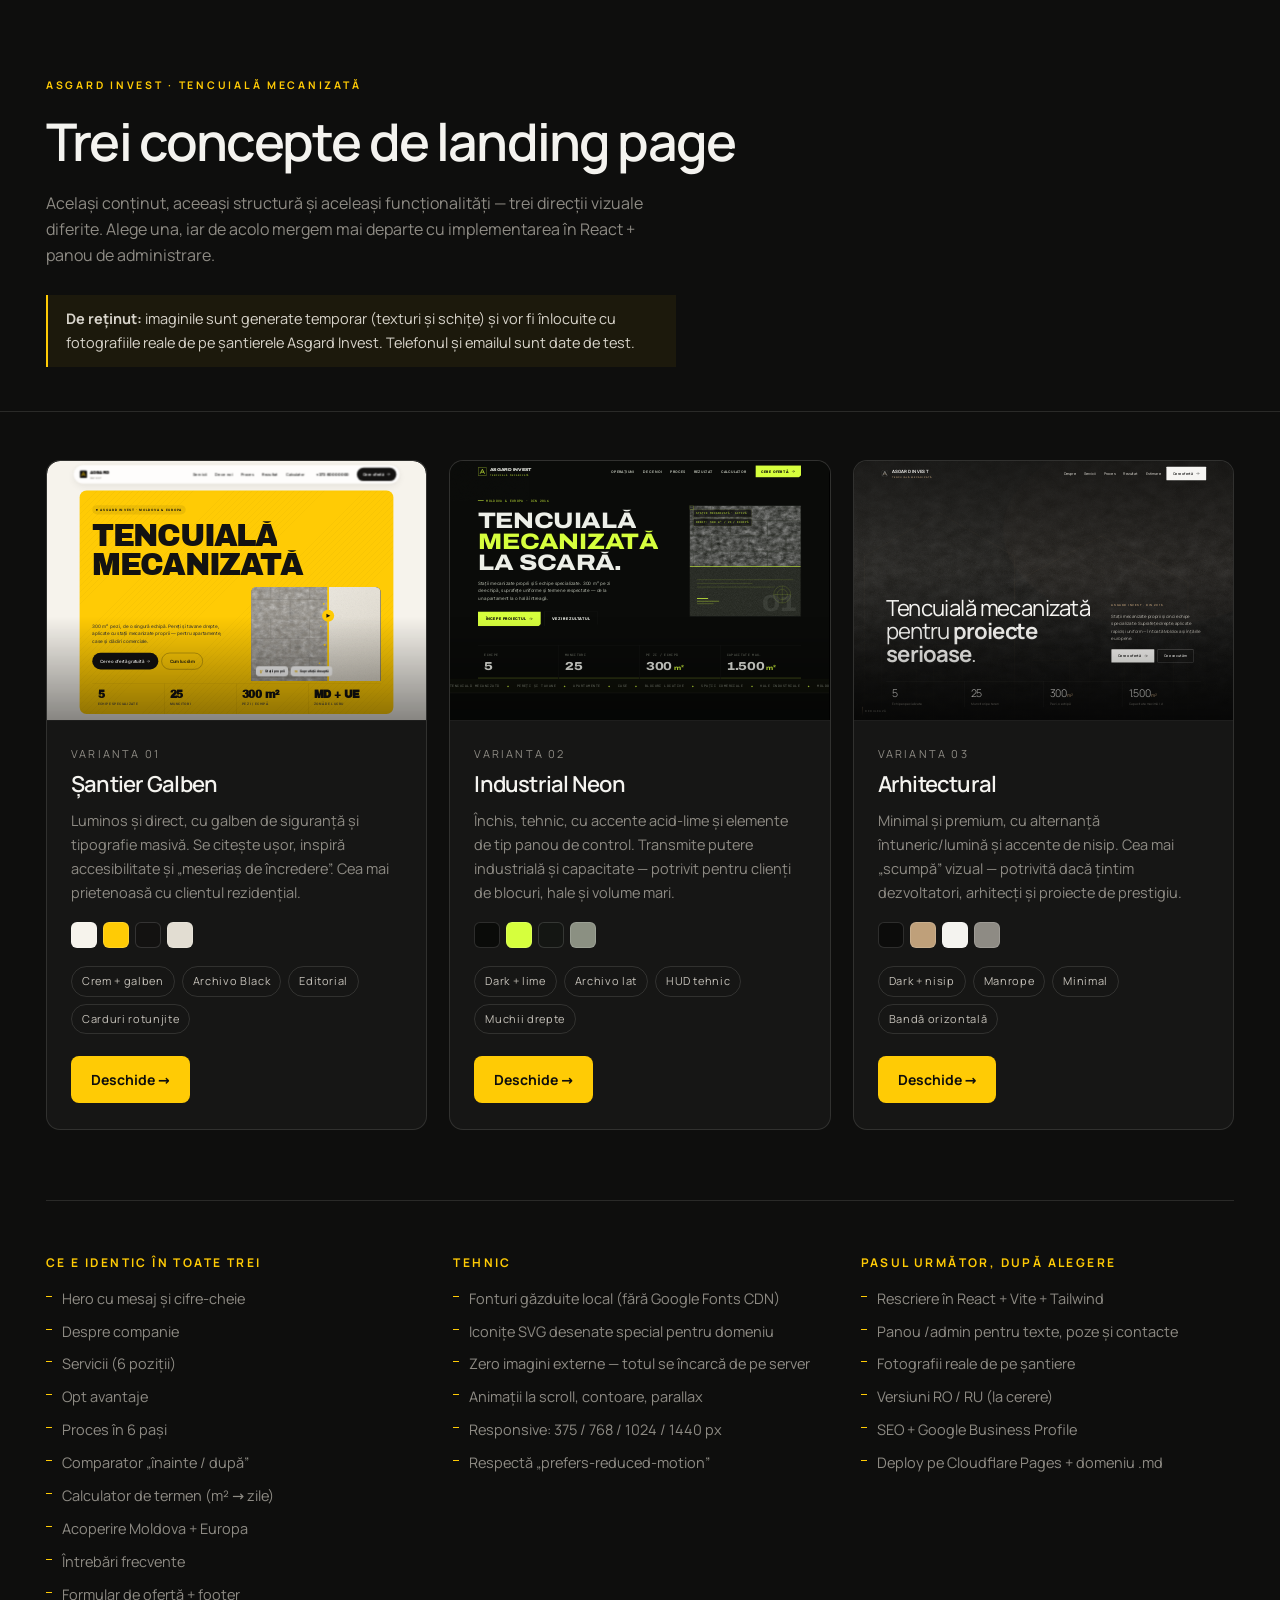
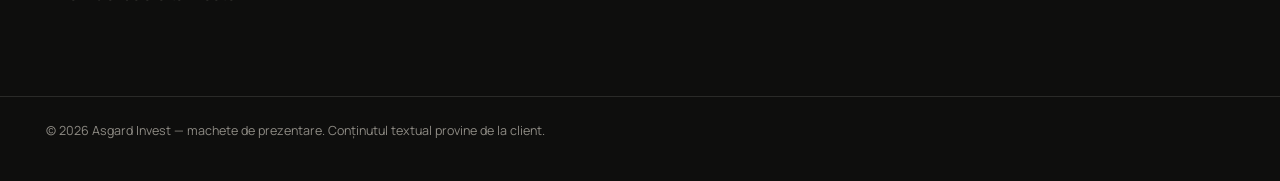
<file: index.html>
<!DOCTYPE html>
<html lang="ro">
<head>
<meta charset="utf-8">
<meta name="viewport" content="width=device-width, initial-scale=1">
<title>Asgard Invest — 3 concepte de landing page</title>
<meta name="description" content="Trei variante de design pentru landing page-ul Asgard Invest — tencuială mecanizată.">
<link rel="stylesheet" href="assets/fonts.css">
<style>
:root{--bg:#0E0E0D;--card:#161615;--ink:#F4F3EF;--mut:#8E8B84;--line:rgba(244,243,239,.12);--acc:#FFCB05;
  --ease:cubic-bezier(.16,1,.3,1)}
*{box-sizing:border-box}
html{background:var(--bg)}
body{margin:0;background:var(--bg);color:var(--ink);font-family:'Manrope',system-ui,sans-serif;font-size:16px;line-height:1.65;-webkit-font-smoothing:antialiased}
a{color:inherit;text-decoration:none}
h1,h2,h3{margin:0;letter-spacing:-.035em;line-height:1.06;font-weight:600}
p{margin:0}
.wrap{max-width:1240px;margin:0 auto;padding:0 26px}
.lbl{font-size:10.5px;letter-spacing:.26em;text-transform:uppercase;font-weight:700;color:var(--acc)}
header{padding:70px 0 44px;border-bottom:1px solid var(--line)}
h1{font-size:clamp(30px,5vw,52px);margin-top:18px}
header p{margin-top:20px;color:var(--mut);max-width:62ch}
.note{margin-top:26px;border-left:2px solid var(--acc);padding:12px 18px;background:rgba(255,203,5,.06);font-size:14.5px;color:#D8D4CB;max-width:70ch}
.grid{display:grid;grid-template-columns:repeat(3,1fr);gap:22px;padding:48px 0 70px}
.v{background:var(--card);border:1px solid var(--line);border-radius:14px;overflow:hidden;display:flex;flex-direction:column;
  transition:border-color .4s var(--ease),transform .4s var(--ease),box-shadow .4s var(--ease)}
.v:hover{border-color:var(--acc);transform:translateY(-5px);box-shadow:0 26px 60px rgba(0,0,0,.45)}
.thumb{position:relative;aspect-ratio:16/11;overflow:hidden;background:#000;border-bottom:1px solid var(--line)}
.thumb iframe{position:absolute;top:0;left:0;width:1440px;height:990px;border:0;transform:scale(.3);transform-origin:top left;pointer-events:none}
.thumb.ready iframe{transition:none}
.thumb::after{content:"";position:absolute;inset:0;background:linear-gradient(180deg,transparent 60%,rgba(0,0,0,.45))}
.v-b{padding:24px 24px 26px;display:flex;flex-direction:column;flex:1}
.v-n{font-size:11px;letter-spacing:.2em;text-transform:uppercase;color:var(--mut)}
.v h3{font-size:22px;margin-top:10px}
.v p{margin-top:12px;font-size:14.5px;color:var(--mut);flex:1}
.chips{display:flex;gap:7px;flex-wrap:wrap;margin-top:18px}
.chip{font-size:11px;letter-spacing:.06em;padding:5px 10px;border:1px solid var(--line);border-radius:999px;color:#C5C1B9}
.sw{display:flex;gap:6px;margin-top:18px}
.sw i{width:26px;height:26px;border-radius:6px;display:block;border:1px solid rgba(255,255,255,.14)}
.btns{display:flex;gap:10px;margin-top:22px}
.btn{display:inline-flex;align-items:center;gap:9px;background:var(--acc);color:#0E0E0D;padding:12px 20px;border-radius:8px;
  font-size:14px;font-weight:700;transition:.3s var(--ease)}
.btn:hover{filter:brightness(1.1);gap:13px}
.btn-o{background:transparent;color:var(--ink);box-shadow:inset 0 0 0 1px var(--line)}
.btn-o:hover{box-shadow:inset 0 0 0 1px var(--acc);color:var(--acc)}
.info{border-top:1px solid var(--line);padding:52px 0 80px;display:grid;grid-template-columns:repeat(3,1fr);gap:34px}
.info h4{font-size:12px;letter-spacing:.2em;text-transform:uppercase;color:var(--acc);margin:0 0 14px;font-weight:700}
.info li{list-style:none;margin-bottom:9px;color:var(--mut);font-size:14.5px;padding-left:16px;position:relative}
.info li::before{content:"";position:absolute;left:0;top:9px;width:6px;height:1px;background:var(--acc)}
.info ul{margin:0;padding:0}
footer{border-top:1px solid var(--line);padding:24px 0 40px;color:var(--mut);font-size:12.5px}
@media(max-width:980px){.grid{grid-template-columns:1fr;gap:26px}.info{grid-template-columns:1fr}}
@media(max-width:700px){.thumb{aspect-ratio:10/13}}
@media(prefers-reduced-motion:reduce){*{transition-duration:.001ms!important}}
</style>
</head>
<body>
<header>
  <div class="wrap">
    <span class="lbl">Asgard Invest · Tencuială mecanizată</span>
    <h1>Trei concepte de landing page</h1>
    <p>Același conținut, aceeași structură și aceleași funcționalități — trei direcții vizuale diferite. Alege una, iar de acolo mergem mai departe cu implementarea în React + panou de administrare.</p>
    <div class="note"><b>De reținut:</b> imaginile sunt generate temporar (texturi și schițe) și vor fi înlocuite cu fotografiile reale de pe șantierele Asgard Invest. Telefonul și emailul sunt date de test.</div>
  </div>
</header>

<div class="wrap">
  <div class="grid">

    <article class="v">
      <div class="thumb"><iframe src="v1/index.html" title="Varianta 1" loading="lazy" scrolling="no" tabindex="-1"></iframe></div>
      <div class="v-b">
        <span class="v-n">Varianta 01</span>
        <h3>Șantier Galben</h3>
        <p>Luminos și direct, cu galben de siguranță și tipografie masivă. Se citește ușor, inspiră accesibilitate și „meseriaș de încredere”. Cea mai prietenoasă cu clientul rezidențial.</p>
        <div class="sw"><i style="background:#F6F3EC"></i><i style="background:#FFCB05"></i><i style="background:#131211"></i><i style="background:#E2DDD2"></i></div>
        <div class="chips"><span class="chip">Crem + galben</span><span class="chip">Archivo Black</span><span class="chip">Editorial</span><span class="chip">Carduri rotunjite</span></div>
        <div class="btns"><a class="btn" href="v1/index.html">Deschide →</a></div>
      </div>
    </article>

    <article class="v">
      <div class="thumb"><iframe src="v2/index.html" title="Varianta 2" loading="lazy" scrolling="no" tabindex="-1"></iframe></div>
      <div class="v-b">
        <span class="v-n">Varianta 02</span>
        <h3>Industrial Neon</h3>
        <p>Închis, tehnic, cu accente acid-lime și elemente de tip panou de control. Transmite putere industrială și capacitate — potrivit pentru clienți de blocuri, hale și volume mari.</p>
        <div class="sw"><i style="background:#0A0B09"></i><i style="background:#D6FF3D"></i><i style="background:#141613"></i><i style="background:#8B9082"></i></div>
        <div class="chips"><span class="chip">Dark + lime</span><span class="chip">Archivo lat</span><span class="chip">HUD tehnic</span><span class="chip">Muchii drepte</span></div>
        <div class="btns"><a class="btn" href="v2/index.html">Deschide →</a></div>
      </div>
    </article>

    <article class="v">
      <div class="thumb"><iframe src="v3/index.html" title="Varianta 3" loading="lazy" scrolling="no" tabindex="-1"></iframe></div>
      <div class="v-b">
        <span class="v-n">Varianta 03</span>
        <h3>Arhitectural</h3>
        <p>Minimal și premium, cu alternanță întuneric/lumină și accente de nisip. Cea mai „scumpă” vizual — potrivită dacă țintim dezvoltatori, arhitecți și proiecte de prestigiu.</p>
        <div class="sw"><i style="background:#0C0C0B"></i><i style="background:#BFA07A"></i><i style="background:#F4F3EF"></i><i style="background:#8E8B84"></i></div>
        <div class="chips"><span class="chip">Dark + nisip</span><span class="chip">Manrope</span><span class="chip">Minimal</span><span class="chip">Bandă orizontală</span></div>
        <div class="btns"><a class="btn" href="v3/index.html">Deschide →</a></div>
      </div>
    </article>

  </div>

  <div class="info">
    <div>
      <h4>Ce e identic în toate trei</h4>
      <ul>
        <li>Hero cu mesaj și cifre-cheie</li>
        <li>Despre companie</li>
        <li>Servicii (6 poziții)</li>
        <li>Opt avantaje</li>
        <li>Proces în 6 pași</li>
        <li>Comparator „înainte / după”</li>
        <li>Calculator de termen (m² → zile)</li>
        <li>Acoperire Moldova + Europa</li>
        <li>Întrebări frecvente</li>
        <li>Formular de ofertă + footer</li>
      </ul>
    </div>
    <div>
      <h4>Tehnic</h4>
      <ul>
        <li>Fonturi găzduite local (fără Google Fonts CDN)</li>
        <li>Iconițe SVG desenate special pentru domeniu</li>
        <li>Zero imagini externe — totul se încarcă de pe server</li>
        <li>Animații la scroll, contoare, parallax</li>
        <li>Responsive: 375 / 768 / 1024 / 1440 px</li>
        <li>Respectă „prefers-reduced-motion”</li>
      </ul>
    </div>
    <div>
      <h4>Pasul următor, după alegere</h4>
      <ul>
        <li>Rescriere în React + Vite + Tailwind</li>
        <li>Panou /admin pentru texte, poze și contacte</li>
        <li>Fotografii reale de pe șantiere</li>
        <li>Versiuni RO / RU (la cerere)</li>
        <li>SEO + Google Business Profile</li>
        <li>Deploy pe Cloudflare Pages + domeniu .md</li>
      </ul>
    </div>
  </div>
</div>

<footer><div class="wrap">© 2026 Asgard Invest — machete de prezentare. Conținutul textual provine de la client.</div></footer>
<script>
(function(){
  // scaleaza fiecare previzualizare la latimea reala a cardului,
  // ca pe telefon sa se vada chiar varianta mobila, nu un decupaj din desktop
  function fit(){
    var mob = window.matchMedia('(max-width:700px)').matches;
    var W = mob ? 390 : 1440;
    document.querySelectorAll('.thumb').forEach(function(t){
      var f = t.querySelector('iframe'); if(!f) return;
      var s = t.clientWidth / W;
      f.style.width  = W + 'px';
      f.style.height = Math.round(t.clientHeight / s) + 'px';
      f.style.transform = 'scale(' + s + ')';
      t.classList.add('ready');
    });
  }
  fit();
  window.addEventListener('resize', fit);
  window.addEventListener('load', fit);
})();
</script>
</body>
</html>
</file>
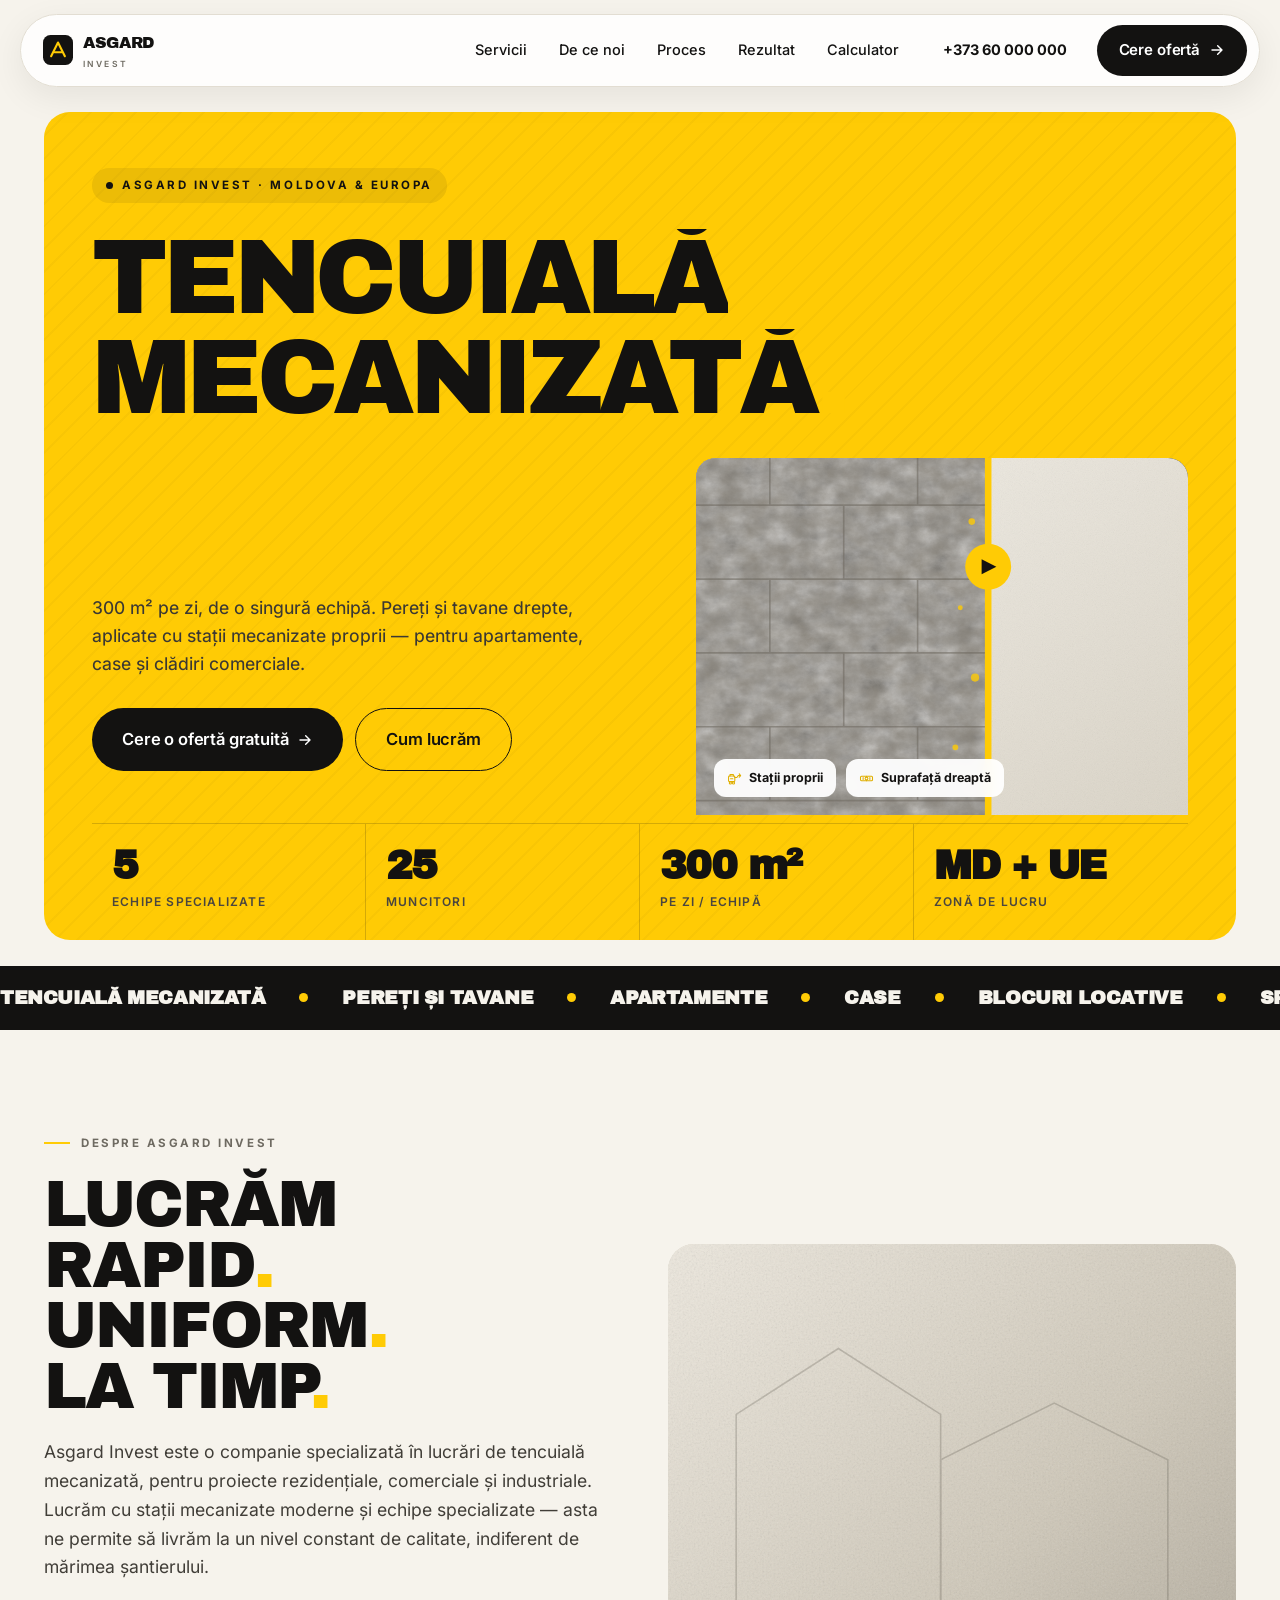
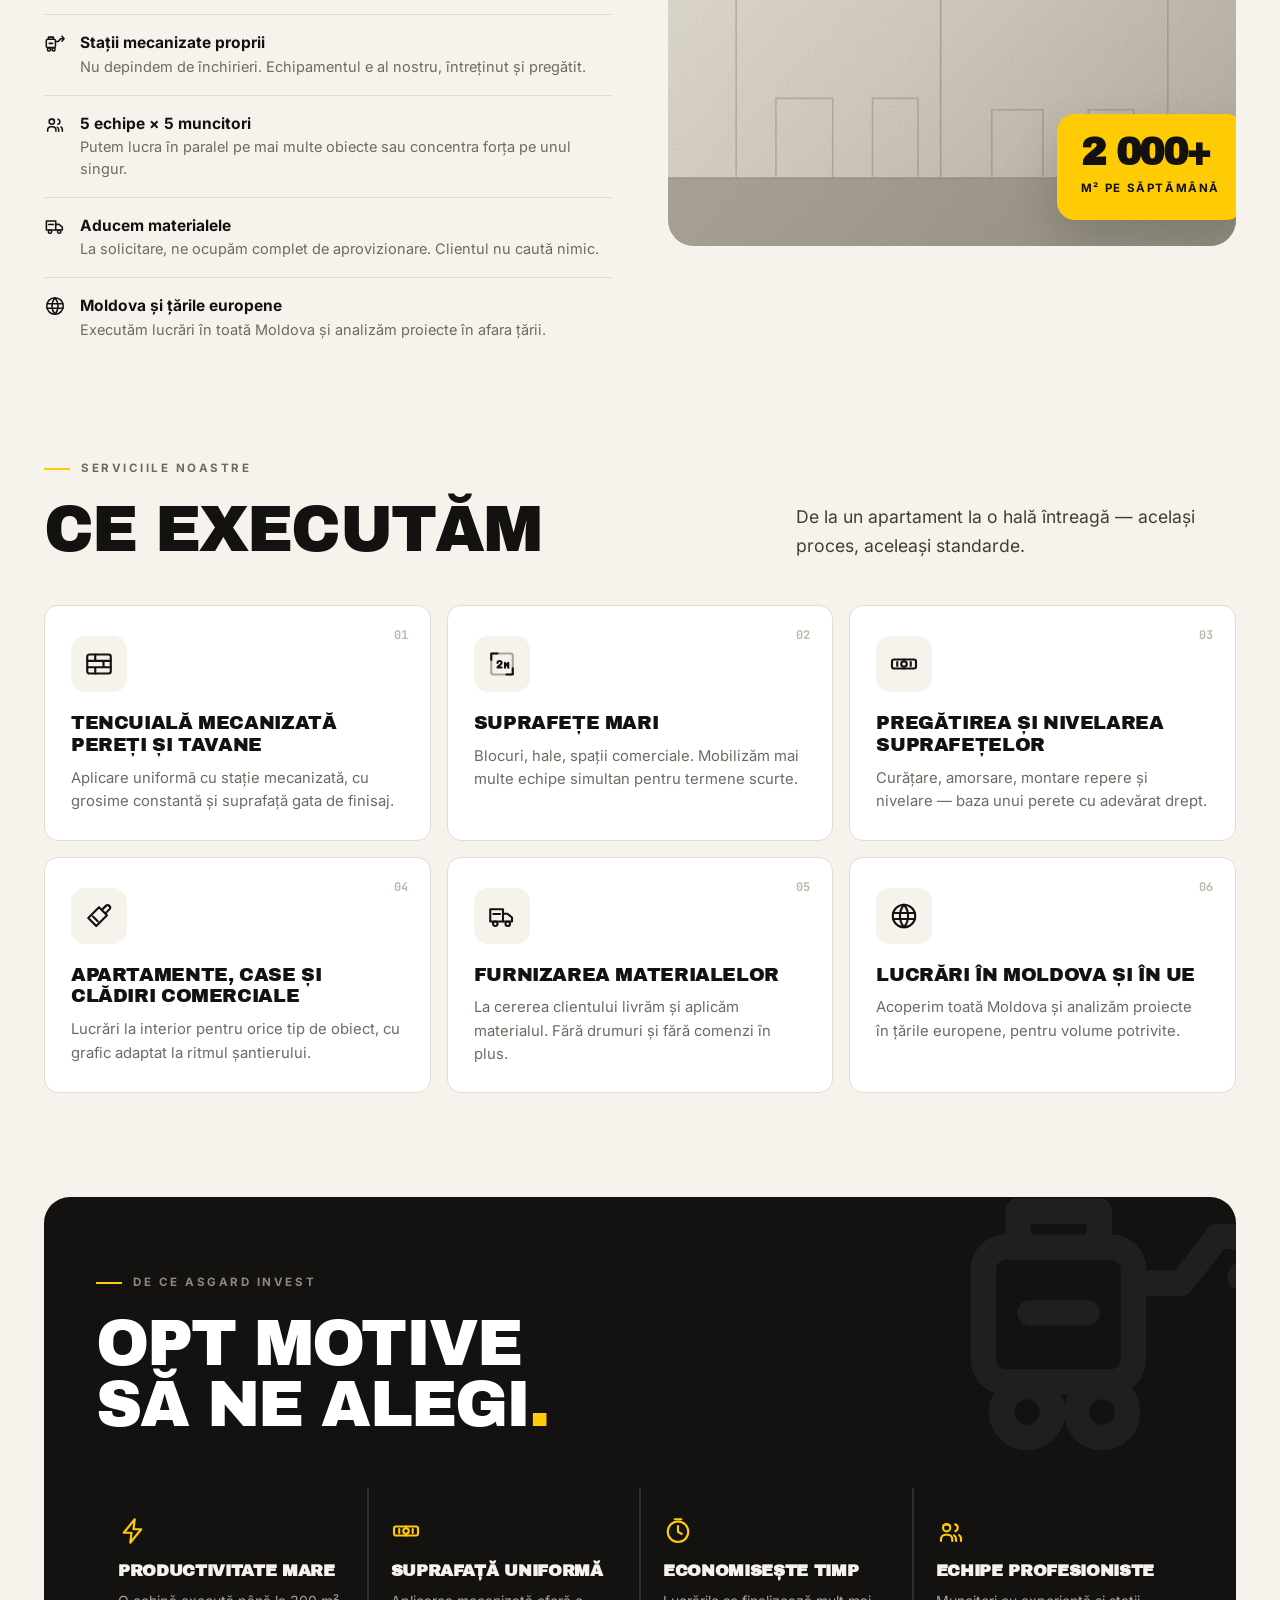
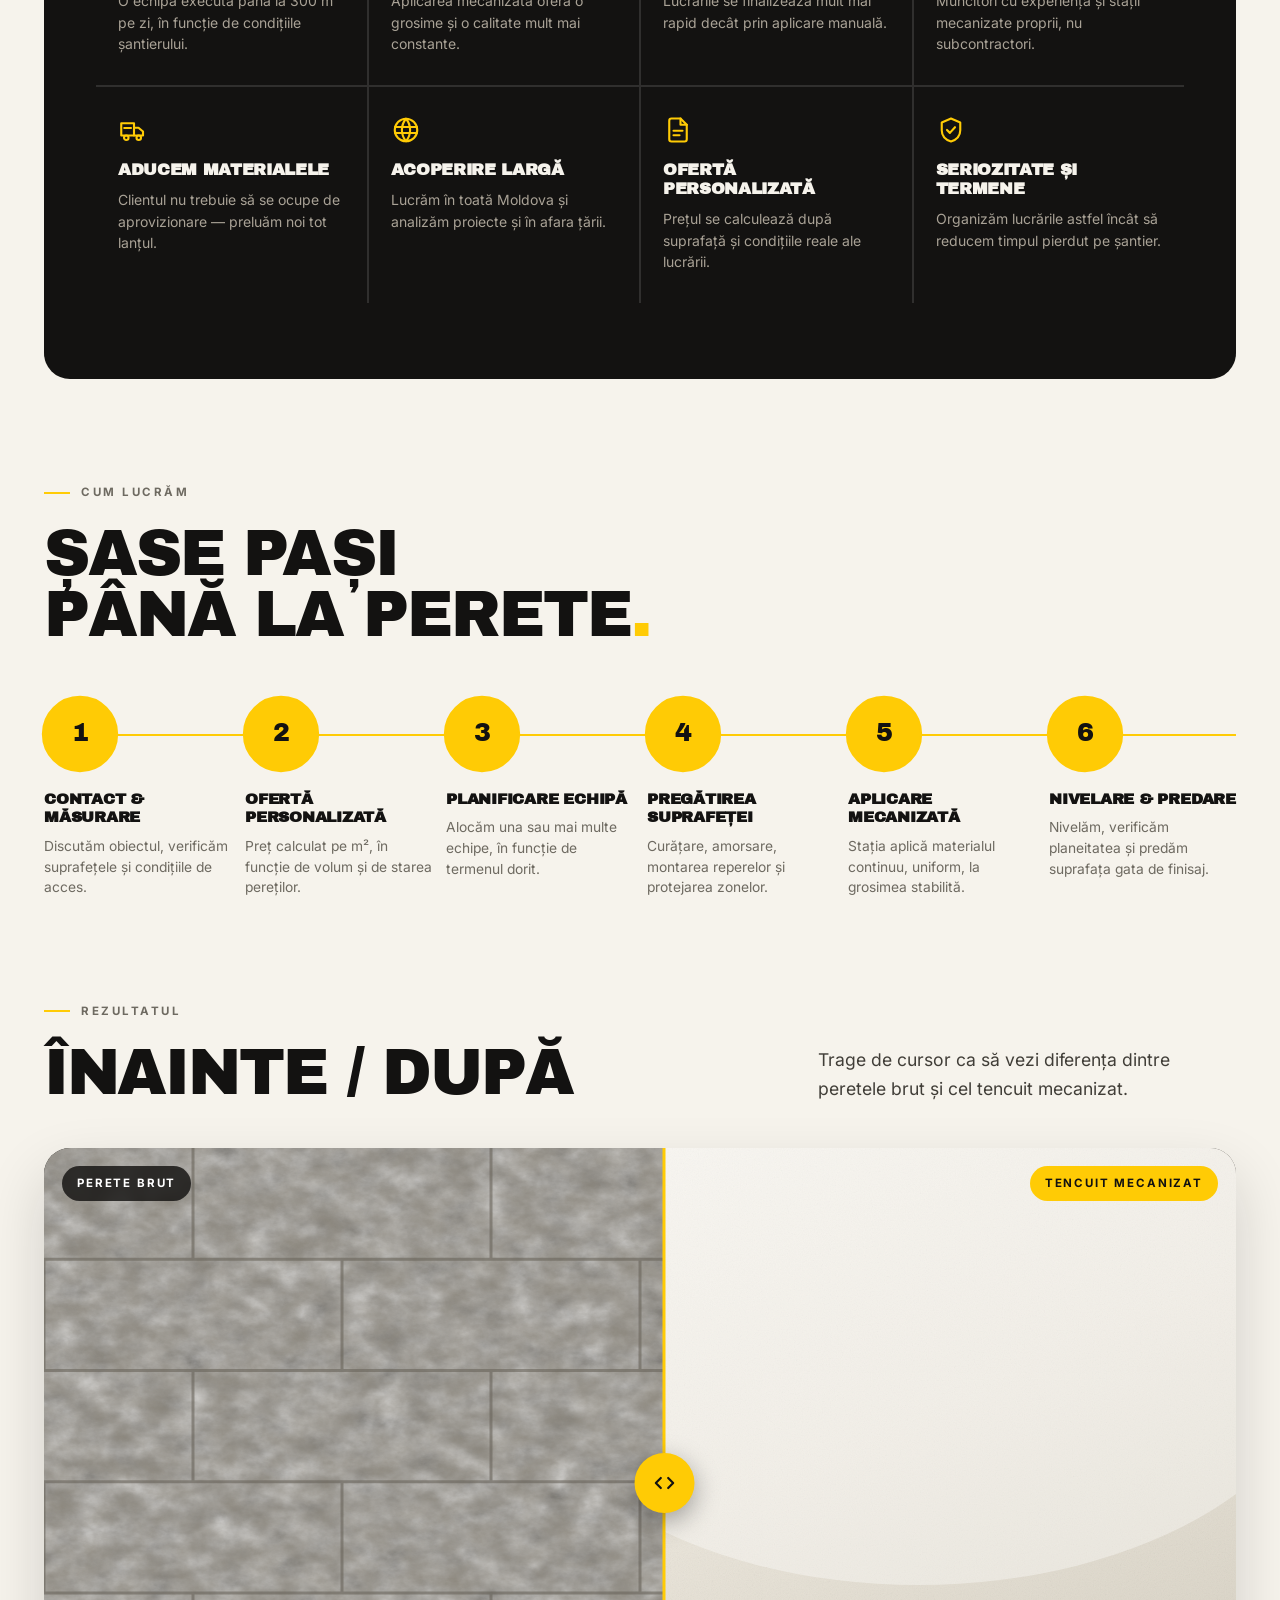
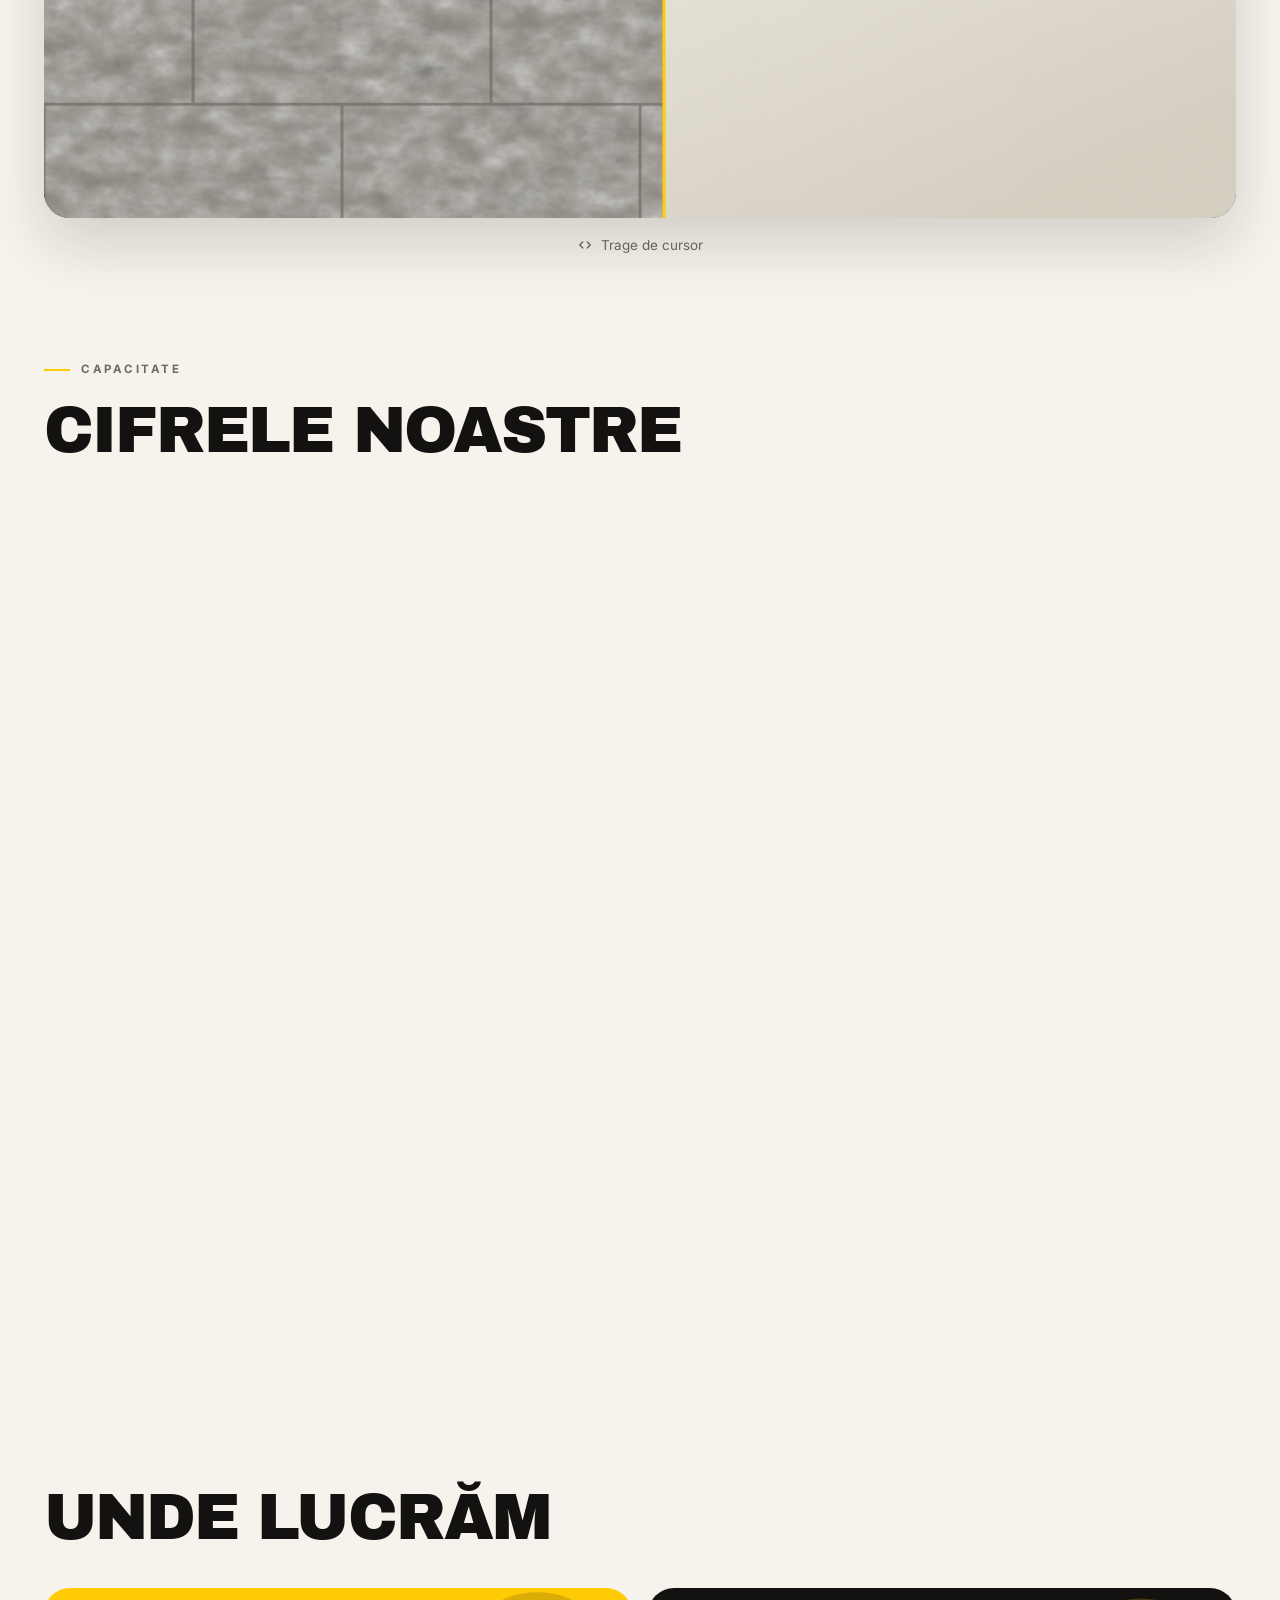
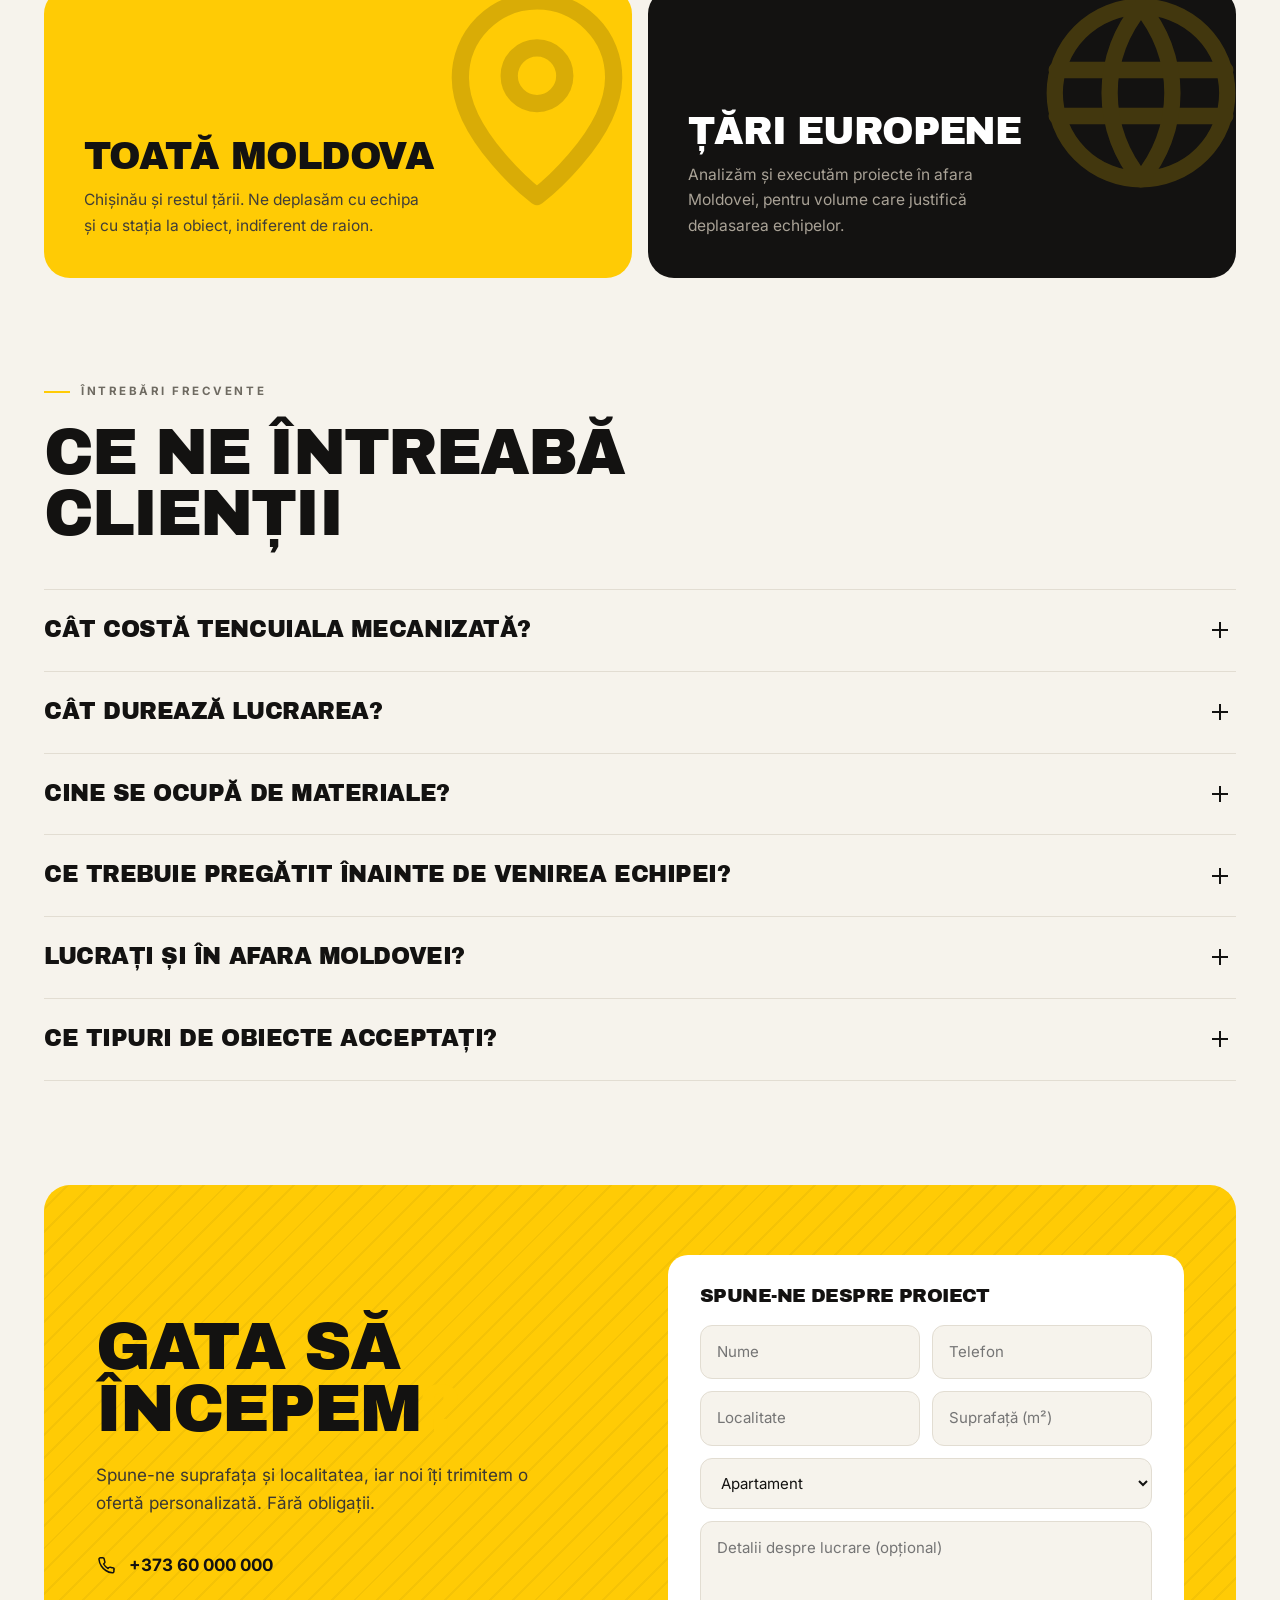
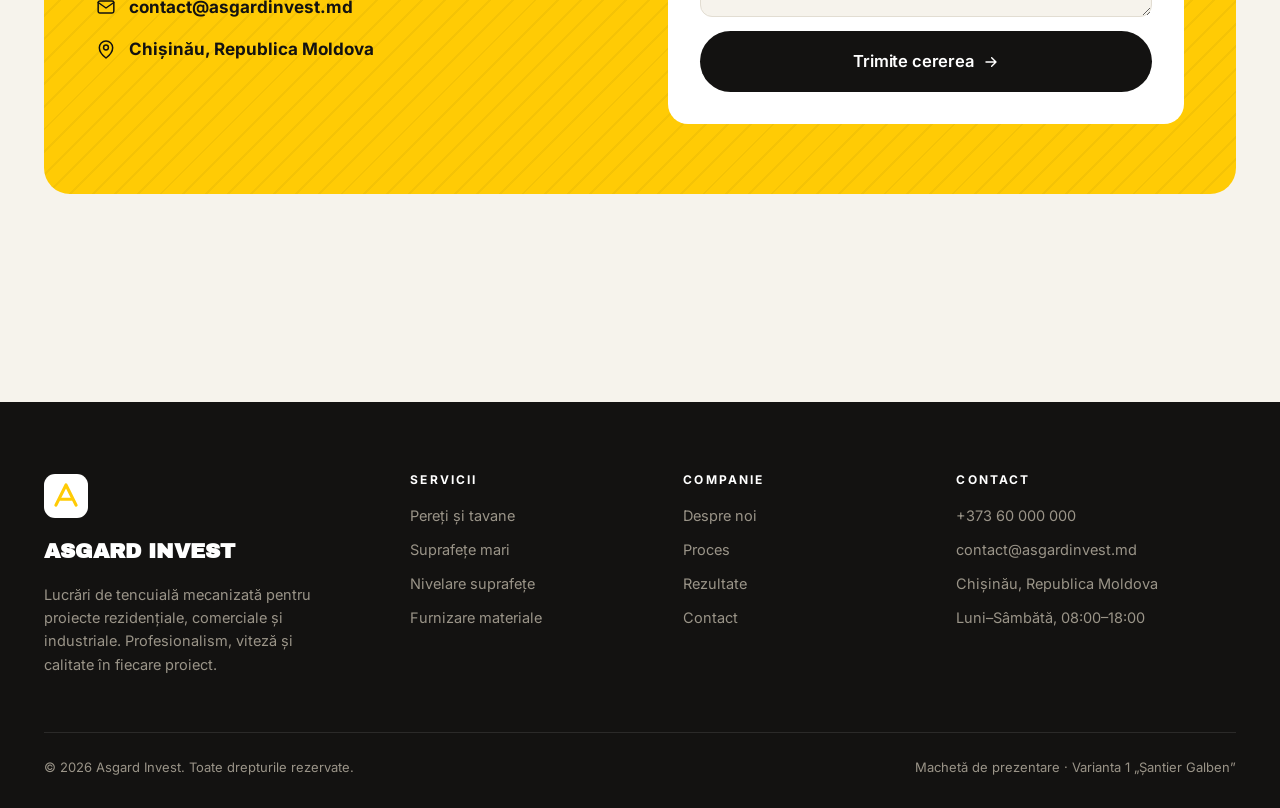
<file: v1/index.html>
<!DOCTYPE html>
<html lang="ro" data-variant="v1">
<head>
<meta charset="utf-8">
<meta name="viewport" content="width=device-width, initial-scale=1">
<title>Asgard Invest — Tencuială mecanizată | Varianta 1 „Șantier Galben”</title>
<meta name="description" content="Asgard Invest — tencuială mecanizată pentru apartamente, case și clădiri comerciale. 5 echipe, 300 m² pe zi, Moldova și Europa.">
<link rel="stylesheet" href="../assets/fonts.css">
<style>
/* ============================================================
   ASGARD INVEST — VARIANTA 1: „ȘANTIER GALBEN”
   Editorial bold · crem + galben de siguranță · tipografie masivă
   ============================================================ */
:root{
  --cream:#F6F3EC;
  --paper:#FFFFFF;
  --ink:#131211;
  --ink-2:#1C1A17;
  --muted:#6E6A61;
  --line:#E2DDD2;
  --yellow:#FFCB05;
  --yellow-dk:#E0AF00;
  --r:26px;
  --r-sm:14px;
  --ease:cubic-bezier(.22,1,.36,1);
  --maxw:1240px;
}
*{box-sizing:border-box}
html{background:var(--cream);scroll-behavior:smooth}
body{
  margin:0;background:var(--cream);color:var(--ink);
  font-family:'Inter',system-ui,-apple-system,'Segoe UI',sans-serif;
  font-size:17px;line-height:1.65;-webkit-font-smoothing:antialiased;
  overflow-x:hidden;
}
h1,h2,h3,h4{font-family:'Archivo Black','Inter',sans-serif;font-weight:400;line-height:.95;letter-spacing:-.03em;margin:0;text-transform:uppercase}
p{margin:0}
a{color:inherit;text-decoration:none}
img,svg{max-width:100%;display:block}
button,input,select,textarea{font:inherit;color:inherit}
::selection{background:var(--yellow);color:var(--ink)}
:focus-visible{outline:3px solid var(--ink);outline-offset:3px;border-radius:4px}
.wrap{max-width:var(--maxw);margin:0 auto;padding:0 24px}
.dot{color:var(--yellow)}
section{position:relative}

/* ---------- scroll reveal ---------- */
.rv{opacity:0;transform:translateY(28px);transition:opacity .8s var(--ease),transform .8s var(--ease)}
.rv.in{opacity:1;transform:none}
.rv-d1{transition-delay:.08s}.rv-d2{transition-delay:.16s}.rv-d3{transition-delay:.24s}
.rv-d4{transition-delay:.32s}.rv-d5{transition-delay:.4s}.rv-d6{transition-delay:.48s}
.wipe{position:relative}
.wipe::before{content:"";position:absolute;inset:0;z-index:5;background:var(--cream);
  transform:scaleX(1);transform-origin:right;transition:transform 1.05s var(--ease)}
.wipe.in::before{transform:scaleX(0)}
.line-word{display:inline-block;overflow:hidden;vertical-align:bottom}
.line-word>span{display:inline-block;transform:translateY(105%);transition:transform .9s var(--ease)}
.in .line-word>span,.line-word.in>span{transform:none}

/* ---------- nav ---------- */
.nav{position:fixed;top:14px;left:0;right:0;z-index:100;transition:transform .4s var(--ease)}
.nav.hide{transform:translateY(-140%)}
.nav-in{
  max-width:var(--maxw);margin:0 auto;
  display:flex;align-items:center;gap:18px;
  background:rgba(255,255,255,.82);backdrop-filter:blur(14px);
  border:1px solid var(--line);border-radius:999px;
  padding:10px 12px 10px 22px;box-shadow:0 10px 34px rgba(19,18,17,.07);
}
.nav-wrap{padding:0 16px}
.brand{display:flex;align-items:center;gap:10px;font-family:'Archivo Black',sans-serif;font-size:16px;letter-spacing:-.02em;text-transform:uppercase}
.brand svg{width:30px;height:30px;flex:none}
.brand small{display:block;font-family:'Inter',sans-serif;font-size:8.5px;letter-spacing:.28em;color:var(--muted);font-weight:600;margin-top:1px}
.nav-links{display:flex;gap:4px;margin-left:auto}
.nav-links a{padding:9px 14px;border-radius:999px;font-size:14.5px;font-weight:500;transition:background .25s,color .25s;cursor:pointer}
.nav-links a:hover{background:var(--cream)}
.nav-tel{font-weight:700;font-size:14.5px;padding:9px 12px;white-space:nowrap}
.btn{
  display:inline-flex;align-items:center;gap:9px;border:none;cursor:pointer;
  background:var(--ink);color:#fff;border-radius:999px;padding:13px 22px;
  font-weight:600;font-size:15px;letter-spacing:-.01em;
  transition:background .25s var(--ease),color .25s,transform .25s var(--ease);
  position:relative;overflow:hidden;
}
.btn svg{width:16px;height:16px;transition:transform .35s var(--ease)}
.btn:hover{background:var(--yellow);color:var(--ink)}
.btn:hover svg{transform:translateX(4px)}
.btn-y{background:var(--yellow);color:var(--ink)}
.btn-y:hover{background:var(--ink);color:#fff}
.btn-gh{background:transparent;color:var(--ink);border:1.5px solid var(--ink)}
.btn-gh:hover{background:var(--ink);color:#fff}
.btn-lg{padding:17px 30px;font-size:16.5px}
.nav-call{display:none;flex:none;width:44px;height:44px;border-radius:999px;background:var(--yellow);
  align-items:center;justify-content:center;transition:background .25s}
.nav-call:hover{background:var(--ink)}
.nav-call svg{width:19px;height:19px;color:var(--ink)}
.nav-call:hover svg{color:#fff}
.burger{display:none;flex:none;width:44px;height:44px;border-radius:999px;background:var(--ink);align-items:center;justify-content:center;cursor:pointer;border:none}
.burger span{display:block;width:17px;height:2px;background:#fff;position:relative;transition:.3s}
.burger span::before,.burger span::after{content:"";position:absolute;left:0;width:17px;height:2px;background:#fff;transition:.3s}
.burger span::before{top:-6px}.burger span::after{top:6px}
.nav.open .burger span{background:transparent}
.nav.open .burger span::before{top:0;transform:rotate(45deg)}
.nav.open .burger span::after{top:0;transform:rotate(-45deg)}
.mob{display:none;position:fixed;inset:0;z-index:99;background:var(--cream);padding:110px 26px 40px;flex-direction:column;gap:6px}
.mob.on{display:flex}
.mob a{font-family:'Archivo Black',sans-serif;font-size:clamp(26px,8vw,42px);text-transform:uppercase;padding:12px 0;border-bottom:1px solid var(--line)}
.mob-foot{margin-top:auto;padding-top:24px;display:grid;gap:6px}
.mob .mob-foot a{font-family:'Inter',sans-serif;font-size:16px;font-weight:600;text-transform:none;
  border-bottom:none;padding:13px 0;display:flex;align-items:center;gap:12px}
.mob .mob-foot .btn{justify-content:center;font-size:16px;padding:17px 24px;margin-bottom:8px;color:#fff}
.mob .mob-foot .btn:hover{color:var(--ink)}
.mob-foot .mob-c svg{width:19px;height:19px;color:var(--yellow-dk);flex:none}

/* ---------- hero ---------- */
.hero{padding:112px 0 0}
.hero-card{
  background:var(--yellow);border-radius:var(--r);padding:56px 48px 0;
  position:relative;overflow:hidden;
}
.hero-card::after{
  content:"";position:absolute;inset:0;pointer-events:none;
  background:repeating-linear-gradient(135deg,rgba(19,18,17,.045) 0 2px,transparent 2px 16px);
  mix-blend-mode:multiply;opacity:.6;
}
.hero-head{position:relative;z-index:2;margin-bottom:30px}
.hero-grid{display:grid;grid-template-columns:minmax(0,1fr) minmax(0,.88fr);gap:44px;align-items:end;position:relative;z-index:2}
.hero-left{padding-bottom:44px}
.eyebrow{
  display:inline-flex;align-items:center;gap:9px;font-size:11.5px;font-weight:700;
  letter-spacing:.22em;text-transform:uppercase;color:var(--ink);
  background:rgba(19,18,17,.08);padding:8px 14px;border-radius:999px;margin-bottom:26px;
}
.eyebrow i{width:7px;height:7px;border-radius:50%;background:var(--ink);animation:blip 2s infinite}
@keyframes blip{0%,100%{opacity:1;transform:scale(1)}50%{opacity:.25;transform:scale(.7)}}
h1.hero-t{font-size:clamp(40px,8.2vw,116px);letter-spacing:-.05em}
.hero-sub{max-width:46ch;font-size:17.5px;line-height:1.6;color:#3B3833;font-weight:450}
.hero-cta{display:flex;gap:12px;flex-wrap:wrap;margin:30px 0 0}
.hero-vis{position:relative;border-radius:20px 20px 0 0;overflow:hidden;aspect-ratio:4/2.9;background:#1C1A17;align-self:end}
.hero-badges{display:flex;gap:10px;flex-wrap:wrap;position:absolute;left:18px;bottom:18px;z-index:3}
.hbadge{background:rgba(255,255,255,.94);backdrop-filter:blur(6px);border-radius:12px;padding:9px 13px;font-size:12.5px;font-weight:700;display:flex;align-items:center;gap:7px}
.hbadge svg{width:15px;height:15px;color:var(--yellow-dk)}
.hero-stats{
  position:relative;z-index:2;display:grid;grid-template-columns:repeat(4,1fr);
  border-top:1.5px solid rgba(19,18,17,.18);margin-top:8px;
}
.hstat{padding:22px 20px 26px;border-right:1.5px solid rgba(19,18,17,.18)}
.hstat:last-child{border-right:none}
.hstat b{display:block;font-family:'Archivo Black',sans-serif;font-size:clamp(26px,3.4vw,40px);letter-spacing:-.04em;line-height:1}
.hstat>span{font-size:12px;font-weight:600;letter-spacing:.1em;text-transform:uppercase;color:#4A463F}

/* ---------- marquee ---------- */
.mq{background:var(--ink);color:var(--cream);padding:16px 0;margin-top:26px;overflow:hidden;white-space:nowrap}
.mq-track{display:inline-flex;gap:34px;align-items:center;animation:mq 34s linear infinite;will-change:transform}
.mq:hover .mq-track{animation-play-state:paused}
@keyframes mq{to{transform:translateX(-50%)}}
.mq b{font-family:'Archivo Black',sans-serif;font-size:19px;text-transform:uppercase;letter-spacing:-.02em}
.mq i{width:9px;height:9px;background:var(--yellow);border-radius:50%;display:inline-block;flex:none}

/* ---------- section head ---------- */
.sec{padding:104px 0}
.sec-tag{
  display:flex;align-items:center;gap:11px;font-size:11.5px;font-weight:700;
  letter-spacing:.22em;text-transform:uppercase;color:var(--muted);margin-bottom:22px;
}
.sec-tag::before{content:"";width:26px;height:2px;background:var(--yellow)}
h2.sec-t{font-size:clamp(32px,5.2vw,64px)}
.sec-lead{max-width:56ch;margin-top:20px;color:#413E38;font-size:17.5px}

/* ---------- despre ---------- */
.about{display:grid;grid-template-columns:minmax(0,1fr) minmax(0,1fr);gap:56px;align-items:center}
.about-list{margin-top:32px;display:grid;gap:2px}
.ab-item{display:flex;gap:14px;align-items:flex-start;padding:15px 0;border-top:1px solid var(--line)}
.ab-item svg{width:22px;height:22px;flex:none;color:var(--ink);margin-top:2px}
.ab-item b{font-size:15.5px;font-weight:700;display:block}
.ab-item p{font-size:14.5px;color:var(--muted);line-height:1.5}
.about-vis{position:relative;aspect-ratio:1/1.06;border-radius:var(--r);overflow:hidden;background:#DAD4C7}
.about-float{
  position:absolute;right:-8px;bottom:26px;background:var(--yellow);border-radius:18px;
  padding:20px 24px;box-shadow:0 20px 44px rgba(19,18,17,.16);
}
.about-float b{font-family:'Archivo Black',sans-serif;font-size:38px;line-height:1;display:block;letter-spacing:-.04em}
.about-float span{font-size:11.5px;font-weight:700;letter-spacing:.14em;text-transform:uppercase}

/* ---------- servicii ---------- */
.srv-head{display:flex;justify-content:space-between;align-items:flex-end;gap:30px;flex-wrap:wrap;margin-bottom:44px}
.srv{display:grid;grid-template-columns:repeat(3,1fr);gap:16px}
.card{
  background:var(--paper);border:1px solid var(--line);border-radius:var(--r-sm);
  padding:30px 26px 26px;position:relative;overflow:hidden;cursor:default;
  transition:border-color .35s var(--ease),box-shadow .35s var(--ease),transform .35s var(--ease);
}
.card::before{
  content:"";position:absolute;left:0;right:0;bottom:0;height:0;background:var(--yellow);
  transition:height .45s var(--ease);z-index:0;
}
.card:hover{border-color:var(--ink);box-shadow:0 18px 40px rgba(19,18,17,.09);transform:translateY(-4px)}
.card:hover::before{height:5px}
.card-ico{
  width:56px;height:56px;border-radius:14px;background:var(--cream);
  display:flex;align-items:center;justify-content:center;margin-bottom:20px;
  transition:background .35s var(--ease);position:relative;z-index:1;
}
.card-ico svg{width:30px;height:30px}
.card:hover .card-ico{background:var(--yellow)}
.card h3{font-size:19px;letter-spacing:-.02em;position:relative;z-index:1;line-height:1.15}
.card p{margin-top:11px;font-size:14.8px;color:var(--muted);line-height:1.58;position:relative;z-index:1}
.card-n{position:absolute;top:20px;right:22px;font-family:'JetBrains Mono',monospace;font-size:12px;color:#BEB8AA;font-weight:700}

/* ---------- de ce noi ---------- */
.why{background:var(--ink);color:var(--cream);border-radius:var(--r);padding:76px 52px;position:relative;overflow:hidden}
.why h2{color:#fff}
.why .sec-tag{color:#8E887C}
.why-grid{display:grid;grid-template-columns:repeat(4,1fr);gap:2px;margin-top:52px;background:rgba(255,255,255,.12)}
.why-i{background:var(--ink);padding:28px 22px 30px;transition:background .4s var(--ease);position:relative}
.why-i:hover{background:#232019}
.why-i svg{width:30px;height:30px;color:var(--yellow);margin-bottom:16px}
.why-i b{display:block;font-family:'Archivo Black',sans-serif;font-size:16.5px;text-transform:uppercase;letter-spacing:-.02em;line-height:1.15}
.why-i p{margin-top:9px;font-size:14px;color:#A9A296;line-height:1.55}
.why-bg{position:absolute;right:-70px;top:-70px;width:360px;opacity:.055;pointer-events:none}

/* ---------- proces ---------- */
.steps{position:relative;margin-top:52px}
.steps-line{position:absolute;left:0;right:0;top:36px;height:2px;background:var(--line)}
.steps-line i{display:block;height:100%;width:0;background:var(--yellow);transition:width 1.6s var(--ease)}
.steps-grid{display:grid;grid-template-columns:repeat(6,1fr);gap:14px;position:relative}
.step{position:relative}
.step-n{
  width:72px;height:72px;border-radius:50%;background:var(--cream);border:2px solid var(--line);
  display:flex;align-items:center;justify-content:center;font-family:'Archivo Black',sans-serif;
  font-size:24px;margin-bottom:20px;transition:.45s var(--ease);position:relative;z-index:2;
}
.step.on .step-n{background:var(--yellow);border-color:var(--yellow);transform:scale(1.06)}
.step b{display:block;font-family:'Archivo Black',sans-serif;font-size:15.5px;text-transform:uppercase;letter-spacing:-.015em;line-height:1.2}
.step p{margin-top:9px;font-size:13.8px;color:var(--muted);line-height:1.5}

/* ---------- before / after ---------- */
.ba-wrap{position:relative;border-radius:var(--r);overflow:hidden;aspect-ratio:16/9;background:#111;cursor:ew-resize;user-select:none;touch-action:pan-y;box-shadow:0 26px 60px rgba(19,18,17,.16)}
.ba-layer{position:absolute;inset:0}
.ba-after{clip-path:inset(0 0 0 50%)}
.ba-handle{touch-action:none;position:absolute;top:0;bottom:0;left:50%;width:3px;background:var(--yellow);z-index:5;transform:translateX(-50%)}
.ba-knob{
  position:absolute;top:50%;left:50%;transform:translate(-50%,-50%);width:60px;height:60px;
  border-radius:50%;background:var(--yellow);display:flex;align-items:center;justify-content:center;
  box-shadow:0 8px 26px rgba(0,0,0,.35);
}
.ba-knob svg{width:26px;height:26px;color:var(--ink)}
.ba-tag{position:absolute;top:18px;z-index:4;background:rgba(19,18,17,.82);color:#fff;padding:8px 15px;border-radius:999px;font-size:11.5px;font-weight:700;letter-spacing:.16em;text-transform:uppercase;backdrop-filter:blur(4px)}
.ba-tag.l{left:18px}.ba-tag.r{right:18px;background:var(--yellow);color:var(--ink)}
.ba-hint{text-align:center;margin-top:16px;font-size:13.5px;color:var(--muted);display:flex;align-items:center;justify-content:center;gap:8px}
.ba-hint svg{width:16px;height:16px}

/* ---------- cifre ---------- */
.nums{display:grid;grid-template-columns:repeat(4,1fr);gap:16px}
.num{background:var(--paper);border:1px solid var(--line);border-radius:var(--r-sm);padding:34px 26px;transition:.35s var(--ease)}
.num:hover{background:var(--yellow);border-color:var(--yellow)}
.num b{display:block;font-family:'Archivo Black',sans-serif;font-size:clamp(38px,5.4vw,64px);letter-spacing:-.05em;line-height:1}
.num b em{font-style:normal;font-size:.5em;color:var(--yellow-dk)}
.num:hover b em{color:var(--ink)}
.num>span{display:block;margin-top:10px;font-size:13px;font-weight:600;letter-spacing:.08em;text-transform:uppercase;color:var(--muted)}
.num:hover>span{color:#4A463F}

/* ---------- calculator ---------- */
.calc{background:var(--paper);border:1px solid var(--line);border-radius:var(--r);padding:46px;display:grid;grid-template-columns:minmax(0,1fr) minmax(0,.85fr);gap:52px;align-items:center}
.calc-f label{display:block;font-size:12px;font-weight:700;letter-spacing:.14em;text-transform:uppercase;color:var(--muted);margin-bottom:10px}
.calc-row{margin-bottom:26px}
.rng{width:100%;-webkit-appearance:none;height:6px;border-radius:99px;background:var(--line);outline:none;cursor:pointer}
.rng::-webkit-slider-thumb{-webkit-appearance:none;width:28px;height:28px;border-radius:50%;background:var(--yellow);border:3px solid var(--ink);cursor:grab}
.rng::-moz-range-thumb{width:24px;height:24px;border-radius:50%;background:var(--yellow);border:3px solid var(--ink);cursor:grab}
.calc-val{font-family:'Archivo Black',sans-serif;font-size:36px;letter-spacing:-.04em;line-height:1;margin-bottom:12px}
.calc-val em{font-style:normal;font-size:.45em;color:var(--muted)}
.teams{display:flex;gap:8px;flex-wrap:wrap}
.team-b{width:52px;height:52px;border-radius:14px;border:1.5px solid var(--line);background:var(--cream);cursor:pointer;font-family:'Archivo Black',sans-serif;font-size:17px;transition:.25s}
.team-b:hover{border-color:var(--ink)}
.team-b.on{background:var(--ink);color:#fff;border-color:var(--ink)}
.calc-out{background:var(--ink);color:#fff;border-radius:20px;padding:38px 34px;text-align:center}
.calc-out .big{font-family:'Archivo Black',sans-serif;font-size:clamp(56px,8vw,92px);color:var(--yellow);line-height:.9;letter-spacing:-.05em}
.calc-out .lbl{font-size:12px;font-weight:700;letter-spacing:.2em;text-transform:uppercase;color:#948D80;margin-top:14px}
.calc-out .sub{margin-top:20px;padding-top:20px;border-top:1px solid rgba(255,255,255,.14);font-size:14.5px;color:#C4BDB0;line-height:1.5}
.calc-note{margin-top:18px;font-size:13px;color:var(--muted)}

/* ---------- acoperire ---------- */
.geo{display:grid;grid-template-columns:repeat(2,1fr);gap:16px}
.geo-c{border-radius:var(--r);padding:40px;position:relative;overflow:hidden;min-height:290px;display:flex;flex-direction:column;justify-content:flex-end}
.geo-md{background:var(--yellow)}
.geo-eu{background:var(--ink);color:#fff}
.geo-c h3{font-size:clamp(26px,3.4vw,38px)}
.geo-c p{margin-top:12px;font-size:15.5px;max-width:34ch}
.geo-md p{color:#413E38}
.geo-eu p{color:#A9A296}
.geo-c svg.map{position:absolute;right:-20px;top:-10px;width:230px;opacity:.16}
.geo-eu svg.map{opacity:.2;color:var(--yellow)}

/* ---------- faq ---------- */
.faq{border-top:1px solid var(--line)}
.faq-i{border-bottom:1px solid var(--line)}
.faq-q{width:100%;background:none;border:none;text-align:left;padding:26px 44px 26px 0;cursor:pointer;position:relative;font-family:'Archivo Black',sans-serif;font-size:clamp(17px,2.1vw,23px);text-transform:uppercase;letter-spacing:-.02em;transition:color .3s;line-height:1.25}
.faq-q:hover{color:var(--yellow-dk)}
.faq-q::after{content:"";position:absolute;right:8px;top:50%;width:16px;height:2px;background:var(--ink);transform:translateY(-50%)}
.faq-q::before{content:"";position:absolute;right:15px;top:50%;width:2px;height:16px;background:var(--ink);transform:translateY(-50%);transition:transform .4s var(--ease)}
.faq-i.on .faq-q::before{transform:translateY(-50%) rotate(90deg);opacity:0}
.faq-a{max-height:0;overflow:hidden;transition:max-height .55s var(--ease)}
.faq-a p{padding:0 60px 28px 0;color:var(--muted);font-size:16px}

/* ---------- CTA + form ---------- */
.cta{background:var(--yellow);border-radius:var(--r);padding:70px 52px;position:relative;overflow:hidden}
.cta::after{content:"";position:absolute;inset:0;background:repeating-linear-gradient(135deg,rgba(19,18,17,.045) 0 2px,transparent 2px 16px);pointer-events:none}
.cta-grid{display:grid;grid-template-columns:minmax(0,1fr) minmax(0,1fr);gap:56px;position:relative;z-index:2;align-items:center}
.cta h2{font-size:clamp(34px,5.4vw,66px)}
.cta-p{margin-top:20px;font-size:17px;color:#3B3833;max-width:40ch}
.cta-cont{margin-top:34px;display:grid;gap:14px}
.cta-cont a{display:flex;align-items:center;gap:13px;font-weight:700;font-size:17px;transition:transform .3s var(--ease)}
.cta-cont a:hover{transform:translateX(5px)}
.cta-cont svg{width:20px;height:20px}
.form{background:var(--paper);border-radius:20px;padding:32px}
.form h3{font-size:19px;margin-bottom:20px}
.fr{display:grid;grid-template-columns:1fr 1fr;gap:12px;margin-bottom:12px}
.inp{width:100%;padding:14px 16px;border:1.5px solid var(--line);border-radius:12px;background:var(--cream);font-size:15px;transition:border-color .25s,background .25s}
.inp:focus{border-color:var(--ink);background:#fff;outline:none}
textarea.inp{min-height:96px;resize:vertical}
.form .btn{width:100%;justify-content:center;margin-top:6px}
.form-ok{display:none;background:#EEF9E9;border:1.5px solid #B7DFA6;color:#2F5B22;border-radius:12px;padding:14px 16px;font-size:14.5px;margin-top:14px}
.form-ok.on{display:block}

/* ---------- footer ---------- */
footer{background:var(--ink);color:#9A9488;padding:72px 0 30px;margin-top:104px}
.f-grid{display:grid;grid-template-columns:1.4fr 1fr 1fr 1.2fr;gap:40px}
.f-brand svg{width:44px;height:44px;margin-bottom:16px}
.f-brand b{font-family:'Archivo Black',sans-serif;color:#fff;font-size:21px;text-transform:uppercase;display:block}
.f-brand p{margin-top:14px;font-size:14.5px;max-width:32ch;line-height:1.6}
footer h4{color:#fff;font-size:12px;letter-spacing:.18em;margin-bottom:18px;font-family:'Inter',sans-serif;font-weight:700}
footer li{list-style:none;margin-bottom:10px;font-size:14.5px}
footer ul{padding:0;margin:0}
footer a:hover{color:var(--yellow)}
.f-bot{margin-top:56px;padding-top:24px;border-top:1px solid rgba(255,255,255,.1);display:flex;justify-content:space-between;gap:16px;flex-wrap:wrap;font-size:13px}

/* ---------- responsive ---------- */
@media(max-width:1024px){
  .srv{grid-template-columns:repeat(2,1fr)}
  .why-grid{grid-template-columns:repeat(2,1fr)}
  .steps-grid{grid-template-columns:repeat(3,1fr);gap:26px}
  .steps-line{display:none}
  .f-grid{grid-template-columns:1fr 1fr}
  .calc{grid-template-columns:1fr;gap:34px;padding:34px}
}
@media(max-width:900px){
  .nav-links,.nav-tel{display:none}
  .burger{display:flex}
  .hero-grid{grid-template-columns:1fr;gap:28px}
  .hero-card{padding:34px 22px 0}
  .hero-head{margin-bottom:22px}.hero-left{padding-bottom:0}
  .hero-vis{aspect-ratio:16/11;border-radius:16px 16px 0 0}
  .about{grid-template-columns:1fr;gap:34px}
  .cta-grid{grid-template-columns:1fr;gap:34px}
  .geo{grid-template-columns:1fr}
  .why{padding:48px 24px}
  .cta{padding:44px 24px}
  .nums{grid-template-columns:repeat(2,1fr)}
}
@media(max-width:640px){
  .sec{padding:72px 0}
  .hero-stats{grid-template-columns:repeat(2,1fr)}
  .hstat{border-bottom:1.5px solid rgba(19,18,17,.18)}
  .hstat:nth-child(2){border-right:none}
  .srv{grid-template-columns:1fr}
  .why-grid{grid-template-columns:1fr}
  .steps-grid{grid-template-columns:1fr 1fr}
  .fr{grid-template-columns:1fr}
  .f-grid{grid-template-columns:1fr}
  .ba-wrap{aspect-ratio:4/3}
  .about-float{right:12px;padding:16px 18px}
}

/* ---------- rafinare mobila (override-uri la FINAL) ---------- */
@media(max-width:900px){
  .nav-wrap{padding:0 12px}
  .nav-in{gap:10px;padding:8px 8px 8px 16px}
  .brand{flex:none;white-space:nowrap}
  .nav-in .btn{display:none}
  .nav-call{display:inline-flex;margin-left:auto}
  .hero{padding-top:96px}
  .hero-card{padding:30px 20px 0}
  h1.hero-t{font-size:clamp(30px,8.6vw,116px)}
  .hero-cta{gap:10px}
  .hero-cta .btn{flex:1 1 100%;justify-content:center}
  .eyebrow{font-size:12px;letter-spacing:.14em;margin-bottom:20px}
  .sec-tag{font-size:12px;letter-spacing:.16em}
  .hstat{padding:16px 14px 18px}
  .hstat b{font-size:30px;white-space:nowrap}
  .hstat>span{font-size:12px;letter-spacing:.06em;line-height:1.3}
  .num>span{font-size:12px;letter-spacing:.05em;line-height:1.35}
  .ba-tag{font-size:12px;letter-spacing:.08em;padding:7px 12px}
  .card-n,.step b{letter-spacing:0}
  .card-n{font-size:12px}
  .about-float{padding:16px 18px}
  .teams{display:grid;grid-template-columns:repeat(5,1fr);gap:8px}
  .team-b{width:100%}
  .rng{height:40px;background:transparent}
  .rng::-webkit-slider-runnable-track{height:6px;border-radius:99px;background:var(--line)}
  .rng::-webkit-slider-thumb{margin-top:-11px}
  .rng::-moz-range-track{height:6px;border-radius:99px;background:var(--line)}
  .brand{padding:4px 0;min-height:44px}
  .about-float span{font-size:12px;letter-spacing:.1em}
  .cta-cont a{padding:9px 0}
  .form .btn{padding:17px 24px}
  footer li{margin-bottom:0}
  footer li a{display:inline-block;padding:11px 0}
  .f-bot{font-size:12px}
}
@media(max-width:400px){
  .nav-in{padding:8px 8px 8px 12px;gap:8px}
  .brand svg{width:26px;height:26px}
  .brand{font-size:15px}
}
@media(prefers-reduced-motion:reduce){
  *,*::before,*::after{animation-duration:.001ms!important;animation-iteration-count:1!important;transition-duration:.001ms!important}
  .rv{opacity:1;transform:none}.wipe::before{display:none}.line-word>span{transform:none}
  html{scroll-behavior:auto}
}
</style>
</head>
<body>

<!-- ==================== ICON SPRITE (desenate custom) ==================== -->
<svg width="0" height="0" style="position:absolute" aria-hidden="true">
<defs>
  <symbol id="i-machine" viewBox="0 0 24 24" fill="none" stroke="currentColor" stroke-width="1.7" stroke-linecap="round" stroke-linejoin="round">
    <rect x="2.5" y="8" width="10" height="9" rx="1.5"/><path d="M4.8 8V5.6h5.4V8"/><circle cx="5.4" cy="19" r="1.7"/><circle cx="10.4" cy="19" r="1.7"/>
    <path d="M12.5 10.4h3.2l2.4-3.1h3.4"/><path d="M19.6 4.6l2.2 2.7-2.2 2.7"/><path d="M5.6 12.4h3.8"/>
  </symbol>
  <symbol id="i-trowel" viewBox="0 0 24 24" fill="none" stroke="currentColor" stroke-width="1.7" stroke-linecap="round" stroke-linejoin="round">
    <path d="M3.4 13.6 12 5l6.4 6.4-8.6 8.6-6.4-6.4z"/><path d="m14.4 7 3.1-3.1a2 2 0 0 1 2.8 0v0a2 2 0 0 1 0 2.8L17.2 9.8"/><path d="M7.2 12.4 11 16.2"/>
  </symbol>
  <symbol id="i-wall" viewBox="0 0 24 24" fill="none" stroke="currentColor" stroke-width="1.7" stroke-linecap="round" stroke-linejoin="round">
    <rect x="2.6" y="4.4" width="18.8" height="15.2" rx="1.6"/><path d="M2.6 9.5h18.8M2.6 14.6h18.8M9 4.4v5.1M15.6 9.5v5.1M9 14.6v5"/>
  </symbol>
  <symbol id="i-sqm" viewBox="0 0 24 24" fill="none" stroke="currentColor" stroke-width="1.7" stroke-linecap="round" stroke-linejoin="round">
    <path d="M3.4 8.6V3.6h5"/><path d="M20.6 15.4v5h-5"/><rect x="3.4" y="3.6" width="17.2" height="16.8" rx="1.6" opacity=".35"/>
    <path d="M8.4 14.8h3.3M8.4 14.8c0-1.5 3.3-2 3.3-3.6a1.65 1.65 0 0 0-3.3 0"/><path d="M14.4 15v-3.9l1.3 1.9 1.3-1.9V15"/>
  </symbol>
  <symbol id="i-team" viewBox="0 0 24 24" fill="none" stroke="currentColor" stroke-width="1.7" stroke-linecap="round" stroke-linejoin="round">
    <path d="M4 20v-1.6a3.4 3.4 0 0 1 3.4-3.4h2.2a3.4 3.4 0 0 1 3.4 3.4V20"/><circle cx="8.5" cy="9.4" r="2.9"/>
    <path d="M6 7.4a5.6 5.6 0 0 1 5 0"/><path d="M16 20v-1.6a3.4 3.4 0 0 0-1.6-2.9"/><path d="M15.4 6.7a2.9 2.9 0 0 1 0 5.5"/><path d="M20 20v-2.2a3 3 0 0 0-1.5-2.5"/>
  </symbol>
  <symbol id="i-truck" viewBox="0 0 24 24" fill="none" stroke="currentColor" stroke-width="1.7" stroke-linecap="round" stroke-linejoin="round">
    <path d="M2.6 6.6h10.2v9.8H2.6z"/><path d="M12.8 10.2h3.6l3.6 3v3.2h-7.2"/><circle cx="6.6" cy="18.2" r="1.8"/><circle cx="16.6" cy="18.2" r="1.8"/><path d="M5 10.4h5.4"/>
  </symbol>
  <symbol id="i-clock" viewBox="0 0 24 24" fill="none" stroke="currentColor" stroke-width="1.7" stroke-linecap="round" stroke-linejoin="round">
    <circle cx="12" cy="12.6" r="8.2"/><path d="M12 8v4.6l3 1.8"/><path d="M9.4 2.6h5.2"/>
  </symbol>
  <symbol id="i-europe" viewBox="0 0 24 24" fill="none" stroke="currentColor" stroke-width="1.7" stroke-linecap="round" stroke-linejoin="round">
    <circle cx="12" cy="12" r="9"/><path d="M3.2 9.6h17.6M3.2 14.4h17.6"/><path d="M12 3a14 14 0 0 1 0 18 14 14 0 0 1 0-18z"/>
  </symbol>
  <symbol id="i-shield" viewBox="0 0 24 24" fill="none" stroke="currentColor" stroke-width="1.7" stroke-linecap="round" stroke-linejoin="round">
    <path d="M12 2.8 4.6 6v6.1c0 4.4 3.1 7.6 7.4 9.1 4.3-1.5 7.4-4.7 7.4-9.1V6z"/><path d="m8.8 12 2.3 2.3 4.1-4.5"/>
  </symbol>
  <symbol id="i-level" viewBox="0 0 24 24" fill="none" stroke="currentColor" stroke-width="1.7" stroke-linecap="round" stroke-linejoin="round">
    <rect x="2.4" y="8.4" width="19.2" height="7.2" rx="1.6"/><circle cx="12" cy="12" r="2.2"/><path d="M6.6 10.4v3.2M17.4 10.4v3.2M12 8.4v.6M12 15v.6"/>
  </symbol>
  <symbol id="i-bolt" viewBox="0 0 24 24" fill="none" stroke="currentColor" stroke-width="1.7" stroke-linecap="round" stroke-linejoin="round">
    <path d="M13.4 2.6 4.6 13.4h6.2l-1 8 8.8-10.8h-6.2z"/>
  </symbol>
  <symbol id="i-doc" viewBox="0 0 24 24" fill="none" stroke="currentColor" stroke-width="1.7" stroke-linecap="round" stroke-linejoin="round">
    <path d="M14 2.8H6.8A1.8 1.8 0 0 0 5 4.6v14.8a1.8 1.8 0 0 0 1.8 1.8h10.4a1.8 1.8 0 0 0 1.8-1.8V7.8z"/><path d="M14 2.8v5h5"/><path d="M8.4 12.6h7.2M8.4 16.2h4.8"/>
  </symbol>
  <symbol id="i-arrow" viewBox="0 0 24 24" fill="none" stroke="currentColor" stroke-width="2.1" stroke-linecap="round" stroke-linejoin="round"><path d="M4.5 12h15M13 5.5l6.5 6.5L13 18.5"/></symbol>
  <symbol id="i-check" viewBox="0 0 24 24" fill="none" stroke="currentColor" stroke-width="2.2" stroke-linecap="round" stroke-linejoin="round"><path d="m4.8 12.6 4.8 4.8L19.2 6.6"/></symbol>
  <symbol id="i-phone" viewBox="0 0 24 24" fill="none" stroke="currentColor" stroke-width="1.8" stroke-linecap="round" stroke-linejoin="round"><path d="M21.5 16.9v2.7a1.8 1.8 0 0 1-2 1.8 17.8 17.8 0 0 1-7.7-2.8 17.5 17.5 0 0 1-5.4-5.4A17.8 17.8 0 0 1 3.6 5.4a1.8 1.8 0 0 1 1.8-2h2.7a1.8 1.8 0 0 1 1.8 1.6c.1 1 .3 1.9.7 2.8a1.8 1.8 0 0 1-.4 1.9l-1.1 1.1a14.4 14.4 0 0 0 5.4 5.4l1.1-1.1a1.8 1.8 0 0 1 1.9-.4c.9.3 1.8.6 2.8.7a1.8 1.8 0 0 1 1.6 1.8z"/></symbol>
  <symbol id="i-mail" viewBox="0 0 24 24" fill="none" stroke="currentColor" stroke-width="1.8" stroke-linecap="round" stroke-linejoin="round"><rect x="2.6" y="4.8" width="18.8" height="14.4" rx="2"/><path d="m2.6 6.6 9.4 6.6 9.4-6.6"/></symbol>
  <symbol id="i-pin" viewBox="0 0 24 24" fill="none" stroke="currentColor" stroke-width="1.8" stroke-linecap="round" stroke-linejoin="round"><path d="M20 10.4c0 6.2-8 12.4-8 12.4s-8-6.2-8-12.4a8 8 0 0 1 16 0z"/><circle cx="12" cy="10.2" r="2.9"/></symbol>
  <symbol id="i-drag" viewBox="0 0 24 24" fill="none" stroke="currentColor" stroke-width="2" stroke-linecap="round" stroke-linejoin="round"><path d="M8.6 7.4 4 12l4.6 4.6M15.4 7.4 20 12l-4.6 4.6"/></symbol>
  <symbol id="i-logo" viewBox="0 0 48 48" fill="none">
    <rect width="48" height="48" rx="12" fill="currentColor"/>
    <path d="M13 34 24 12l11 22" stroke="#FFCB05" stroke-width="3.4" stroke-linejoin="round" stroke-linecap="round"/>
    <path d="M18.4 27.6h11.2" stroke="#FFCB05" stroke-width="3.4" stroke-linecap="round"/>
  </symbol>
</defs>
</svg>

<!-- ==================== NAV ==================== -->
<header class="nav" id="nav">
  <div class="nav-wrap">
    <div class="nav-in">
      <a href="#top" class="brand"><svg style="color:#131211"><use href="#i-logo"/></svg><span>Asgard<small>INVEST</small></span></a>
      <nav class="nav-links">
        <a href="#servicii">Servicii</a>
        <a href="#dece">De ce noi</a>
        <a href="#proces">Proces</a>
        <a href="#rezultat">Rezultat</a>
        <a href="#calcul">Calculator</a>
      </nav>
      <a href="tel:+37360000000" class="nav-tel">+373 60 000 000</a>
      <a href="#contact" class="btn">Cere ofertă <svg><use href="#i-arrow"/></svg></a>
      <a href="tel:+37360000000" class="nav-call" aria-label="Sună acum"><svg><use href="#i-phone"/></svg></a>
      <button class="burger" id="burger" aria-label="Meniu"><span></span></button>
    </div>
  </div>
</header>
<div class="mob" id="mob">
  <a href="#servicii">Servicii</a><a href="#dece">De ce noi</a><a href="#proces">Proces</a>
  <a href="#rezultat">Rezultat</a><a href="#calcul">Calculator</a><a href="#contact">Contact</a>
  <div class="mob-foot">
    <a href="#contact" class="btn btn-lg">Cere o ofertă gratuită <svg><use href="#i-arrow"/></svg></a>
    <a href="tel:+37360000000" class="mob-c"><svg><use href="#i-phone"/></svg> +373 60 000 000</a>
    <a href="mailto:contact@asgardinvest.md" class="mob-c"><svg><use href="#i-mail"/></svg> contact@asgardinvest.md</a>
  </div>
</div>

<!-- ==================== HERO ==================== -->
<main id="top">
<section class="hero">
  <div class="wrap">
    <div class="hero-card">
      <div class="hero-head">
        <span class="eyebrow rv"><i></i> Asgard Invest · Moldova &amp; Europa</span>
        <h1 class="hero-t" id="heroT">
          <span class="line-word"><span>TENCUIALĂ</span></span><br>
          <span class="line-word"><span>MECANIZATĂ<em class="dot" style="font-style:normal">.</em></span></span>
        </h1>
      </div>
      <div class="hero-grid">
        <div class="hero-left">
          <p class="hero-sub rv rv-d3">300 m² pe zi, de o singură echipă. Pereți și tavane drepte, aplicate cu stații mecanizate proprii — pentru apartamente, case și clădiri comerciale.</p>
          <div class="hero-cta rv rv-d4">
            <a href="#contact" class="btn btn-lg">Cere o ofertă gratuită <svg><use href="#i-arrow"/></svg></a>
            <a href="#proces" class="btn btn-gh btn-lg">Cum lucrăm</a>
          </div>
        </div>
        <div class="hero-vis rv rv-d3" id="heroVis">
          <!-- vizual procedural: perete brut → perete tencuit -->
          <svg viewBox="0 0 600 500" preserveAspectRatio="xMidYMid slice" style="width:100%;height:100%">
            <defs>
              <filter id="v1rough"><feTurbulence type="fractalNoise" baseFrequency="0.035 0.05" numOctaves="5" seed="7"/><feColorMatrix type="saturate" values="0"/><feComponentTransfer><feFuncA type="linear" slope=".85"/></feComponentTransfer></filter>
              <filter id="v1fine"><feTurbulence type="fractalNoise" baseFrequency="0.9" numOctaves="3" seed="2"/><feColorMatrix type="saturate" values="0"/><feComponentTransfer><feFuncA type="linear" slope=".22"/></feComponentTransfer></filter>
              <linearGradient id="v1sm" x1="0" y1="0" x2="1" y2="1"><stop offset="0" stop-color="#F4F1EA"/><stop offset="1" stop-color="#D9D3C6"/></linearGradient>
              <clipPath id="v1clipR"><rect x="0" y="0" width="356" height="500"/></clipPath>
            </defs>
            <rect width="600" height="500" fill="url(#v1sm)"/>
            <rect width="600" height="500" filter="url(#v1fine)" opacity=".5"/>
            <g clip-path="url(#v1clipR)">
              <rect width="600" height="500" fill="#8A857C"/>
              <rect width="600" height="500" filter="url(#v1rough)" opacity=".92"/>
              <g stroke="#6E6960" stroke-width="2" opacity=".55">
                <path d="M0 90h360M0 180h360M0 270h360M0 360h360M0 450h360"/>
                <path d="M90 0v90M270 0v90M180 90v90M360 90v90M90 180v90M270 180v90M180 270v90M360 270v90M90 360v90M270 360v90"/>
              </g>
            </g>
            <!-- linie de tranziție + duza -->
            <g id="v1nozzle">
              <rect x="352" y="0" width="8" height="500" fill="#FFCB05"/>
              <g transform="translate(356,165)">
                <circle r="28" fill="#FFCB05"/>
                <path d="M-8 -9 L10 0 L-8 9 Z" fill="#131211"/>
              </g>
            </g>
            <g fill="#FFCB05" opacity=".8">
              <circle class="spark" cx="336" cy="110" r="4"/><circle class="spark" cx="322" cy="215" r="3"/>
              <circle class="spark" cx="340" cy="300" r="5"/><circle class="spark" cx="316" cy="385" r="3.5"/>
            </g>
          </svg>
          <div class="hero-badges">
            <span class="hbadge"><svg><use href="#i-machine"/></svg> Stații proprii</span>
            <span class="hbadge"><svg><use href="#i-level"/></svg> Suprafață dreaptă</span>
          </div>
        </div>
      </div>
      <div class="hero-stats">
        <div class="hstat rv rv-d1"><b><span class="cnt" data-to="5">0</span></b><span>Echipe specializate</span></div>
        <div class="hstat rv rv-d2"><b><span class="cnt" data-to="25">0</span></b><span>Muncitori</span></div>
        <div class="hstat rv rv-d3"><b><span class="cnt" data-to="300">0</span> m²</b><span>Pe zi / echipă</span></div>
        <div class="hstat rv rv-d4"><b>MD + UE</b><span>Zonă de lucru</span></div>
      </div>
    </div>
  </div>
  <div class="mq">
    <div class="mq-track" id="mqTrack"></div>
  </div>
</section>

<!-- ==================== DESPRE ==================== -->
<section class="sec" id="despre">
  <div class="wrap about">
    <div>
      <div class="sec-tag rv">Despre Asgard Invest</div>
      <h2 class="sec-t rv rv-d1">LUCRĂM<br>RAPID<span class="dot">.</span><br>UNIFORM<span class="dot">.</span><br>LA TIMP<span class="dot">.</span></h2>
      <p class="sec-lead rv rv-d2">Asgard Invest este o companie specializată în lucrări de tencuială mecanizată, pentru proiecte rezidențiale, comerciale și industriale. Lucrăm cu stații mecanizate moderne și echipe specializate — asta ne permite să livrăm la un nivel constant de calitate, indiferent de mărimea șantierului.</p>
      <div class="about-list">
        <div class="ab-item rv rv-d3"><svg><use href="#i-machine"/></svg><div><b>Stații mecanizate proprii</b><p>Nu depindem de închirieri. Echipamentul e al nostru, întreținut și pregătit.</p></div></div>
        <div class="ab-item rv rv-d4"><svg><use href="#i-team"/></svg><div><b>5 echipe × 5 muncitori</b><p>Putem lucra în paralel pe mai multe obiecte sau concentra forța pe unul singur.</p></div></div>
        <div class="ab-item rv rv-d5"><svg><use href="#i-truck"/></svg><div><b>Aducem materialele</b><p>La solicitare, ne ocupăm complet de aprovizionare. Clientul nu caută nimic.</p></div></div>
        <div class="ab-item rv rv-d6"><svg><use href="#i-europe"/></svg><div><b>Moldova și țările europene</b><p>Executăm lucrări în toată Moldova și analizăm proiecte în afara țării.</p></div></div>
      </div>
    </div>
    <div class="about-vis rv rv-d2 wipe">
      <svg viewBox="0 0 500 530" preserveAspectRatio="xMidYMid slice" style="width:100%;height:100%">
        <defs>
          <filter id="v1pl"><feTurbulence type="fractalNoise" baseFrequency="0.6" numOctaves="4" seed="11"/><feColorMatrix type="saturate" values="0"/><feComponentTransfer><feFuncA type="linear" slope=".3"/></feComponentTransfer></filter>
          <linearGradient id="v1g2" x1="0" y1="0" x2="1" y2="1"><stop offset="0" stop-color="#EDE8DE"/><stop offset=".55" stop-color="#CFC8B9"/><stop offset="1" stop-color="#A9A294"/></linearGradient>
        </defs>
        <rect width="500" height="530" fill="url(#v1g2)"/>
        <rect width="500" height="530" filter="url(#v1pl)" opacity=".7"/>
        <g opacity=".28" stroke="#5E594F" stroke-width="1.4" fill="none">
          <path d="M60 470V150l90-58 90 58v320"/><path d="M240 470V190l100-50 100 50v280"/>
          <path d="M95 470v-70h50v70M180 470v-70h40v70M285 470v-60h45v60M370 470v-60h40v60"/>
          <path d="M0 470h500"/>
        </g>
        <g opacity=".5"><rect x="0" y="470" width="500" height="60" fill="#7C766A"/></g>
      </svg>
      <div class="about-float"><b>2 000+</b><span>m² pe săptămână</span></div>
    </div>
  </div>
</section>

<!-- ==================== SERVICII ==================== -->
<section class="sec" id="servicii" style="padding-top:0">
  <div class="wrap">
    <div class="srv-head">
      <div>
        <div class="sec-tag rv">Serviciile noastre</div>
        <h2 class="sec-t rv rv-d1">CE EXECUTĂM</h2>
      </div>
      <p class="sec-lead rv rv-d2" style="margin:0;max-width:40ch">De la un apartament la o hală întreagă — același proces, aceleași standarde.</p>
    </div>
    <div class="srv">
      <article class="card rv"><span class="card-n">01</span><div class="card-ico"><svg><use href="#i-wall"/></svg></div><h3>Tencuială mecanizată pereți și tavane</h3><p>Aplicare uniformă cu stație mecanizată, cu grosime constantă și suprafață gata de finisaj.</p></article>
      <article class="card rv rv-d1"><span class="card-n">02</span><div class="card-ico"><svg><use href="#i-sqm"/></svg></div><h3>Suprafețe mari</h3><p>Blocuri, hale, spații comerciale. Mobilizăm mai multe echipe simultan pentru termene scurte.</p></article>
      <article class="card rv rv-d2"><span class="card-n">03</span><div class="card-ico"><svg><use href="#i-level"/></svg></div><h3>Pregătirea și nivelarea suprafețelor</h3><p>Curățare, amorsare, montare repere și nivelare — baza unui perete cu adevărat drept.</p></article>
      <article class="card rv rv-d3"><span class="card-n">04</span><div class="card-ico"><svg><use href="#i-trowel"/></svg></div><h3>Apartamente, case și clădiri comerciale</h3><p>Lucrări la interior pentru orice tip de obiect, cu grafic adaptat la ritmul șantierului.</p></article>
      <article class="card rv rv-d4"><span class="card-n">05</span><div class="card-ico"><svg><use href="#i-truck"/></svg></div><h3>Furnizarea materialelor</h3><p>La cererea clientului livrăm și aplicăm materialul. Fără drumuri și fără comenzi în plus.</p></article>
      <article class="card rv rv-d5"><span class="card-n">06</span><div class="card-ico"><svg><use href="#i-europe"/></svg></div><h3>Lucrări în Moldova și în UE</h3><p>Acoperim toată Moldova și analizăm proiecte în țările europene, pentru volume potrivite.</p></article>
    </div>
  </div>
</section>

<!-- ==================== DE CE NOI ==================== -->
<section class="sec" id="dece" style="padding-top:0">
  <div class="wrap">
    <div class="why">
      <svg class="why-bg" viewBox="0 0 24 24"><use href="#i-machine" style="color:#fff"/></svg>
      <div class="sec-tag rv">De ce Asgard Invest</div>
      <h2 class="sec-t rv rv-d1" style="max-width:16ch">OPT MOTIVE<br>SĂ NE ALEGI<span class="dot">.</span></h2>
      <div class="why-grid">
        <div class="why-i rv"><svg><use href="#i-bolt"/></svg><b>Productivitate mare</b><p>O echipă execută până la 300 m² pe zi, în funcție de condițiile șantierului.</p></div>
        <div class="why-i rv rv-d1"><svg><use href="#i-level"/></svg><b>Suprafață uniformă</b><p>Aplicarea mecanizată oferă o grosime și o calitate mult mai constante.</p></div>
        <div class="why-i rv rv-d2"><svg><use href="#i-clock"/></svg><b>Economisește timp</b><p>Lucrările se finalizează mult mai rapid decât prin aplicare manuală.</p></div>
        <div class="why-i rv rv-d3"><svg><use href="#i-team"/></svg><b>Echipe profesioniste</b><p>Muncitori cu experiență și stații mecanizate proprii, nu subcontractori.</p></div>
        <div class="why-i rv rv-d2"><svg><use href="#i-truck"/></svg><b>Aducem materialele</b><p>Clientul nu trebuie să se ocupe de aprovizionare — preluăm noi tot lanțul.</p></div>
        <div class="why-i rv rv-d3"><svg><use href="#i-europe"/></svg><b>Acoperire largă</b><p>Lucrăm în toată Moldova și analizăm proiecte și în afara țării.</p></div>
        <div class="why-i rv rv-d4"><svg><use href="#i-doc"/></svg><b>Ofertă personalizată</b><p>Prețul se calculează după suprafață și condițiile reale ale lucrării.</p></div>
        <div class="why-i rv rv-d5"><svg><use href="#i-shield"/></svg><b>Seriozitate și termene</b><p>Organizăm lucrările astfel încât să reducem timpul pierdut pe șantier.</p></div>
      </div>
    </div>
  </div>
</section>

<!-- ==================== PROCES ==================== -->
<section class="sec" id="proces" style="padding-top:0">
  <div class="wrap">
    <div class="sec-tag rv">Cum lucrăm</div>
    <h2 class="sec-t rv rv-d1">ȘASE PAȘI<br>PÂNĂ LA PERETE<span class="dot">.</span></h2>
    <div class="steps" id="steps">
      <div class="steps-line"><i id="stepsFill"></i></div>
      <div class="steps-grid">
        <div class="step rv"><div class="step-n">1</div><b>Contact &amp; măsurare</b><p>Discutăm obiectul, verificăm suprafețele și condițiile de acces.</p></div>
        <div class="step rv rv-d1"><div class="step-n">2</div><b>Ofertă personalizată</b><p>Preț calculat pe m², în funcție de volum și de starea pereților.</p></div>
        <div class="step rv rv-d2"><div class="step-n">3</div><b>Planificare echipă</b><p>Alocăm una sau mai multe echipe, în funcție de termenul dorit.</p></div>
        <div class="step rv rv-d3"><div class="step-n">4</div><b>Pregătirea suprafeței</b><p>Curățare, amorsare, montarea reperelor și protejarea zonelor.</p></div>
        <div class="step rv rv-d4"><div class="step-n">5</div><b>Aplicare mecanizată</b><p>Stația aplică materialul continuu, uniform, la grosimea stabilită.</p></div>
        <div class="step rv rv-d5"><div class="step-n">6</div><b>Nivelare &amp; predare</b><p>Nivelăm, verificăm planeitatea și predăm suprafața gata de finisaj.</p></div>
      </div>
    </div>
  </div>
</section>

<!-- ==================== REZULTAT (before/after) ==================== -->
<section class="sec" id="rezultat" style="padding-top:0">
  <div class="wrap">
    <div class="srv-head">
      <div>
        <div class="sec-tag rv">Rezultatul</div>
        <h2 class="sec-t rv rv-d1">ÎNAINTE / DUPĂ</h2>
      </div>
      <p class="sec-lead rv rv-d2" style="margin:0;max-width:38ch">Trage de cursor ca să vezi diferența dintre peretele brut și cel tencuit mecanizat.</p>
    </div>
    <div class="ba-wrap rv rv-d2" id="ba">
      <div class="ba-layer">
        <svg viewBox="0 0 1200 675" preserveAspectRatio="xMidYMid slice" style="width:100%;height:100%">
          <defs>
            <filter id="v1bR"><feTurbulence type="fractalNoise" baseFrequency="0.03 0.045" numOctaves="5" seed="21"/><feColorMatrix type="saturate" values="0"/><feComponentTransfer><feFuncA type="linear" slope=".9"/></feComponentTransfer></filter>
          </defs>
          <rect width="1200" height="675" fill="#8C877D"/>
          <rect width="1200" height="675" filter="url(#v1bR)" opacity=".95"/>
          <g stroke="#69645B" stroke-width="3" opacity=".6">
            <path d="M0 112h1200M0 224h1200M0 336h1200M0 448h1200M0 560h1200"/>
            <path d="M150 0v112M450 0v112M750 0v112M1050 0v112M0 112v112M300 112v112M600 112v112M900 112v112M1200 112v112M150 224v112M450 224v112M750 224v112M1050 224v112M0 336v112M300 336v112M600 336v112M900 336v112M150 448v112M450 448v112M750 448v112M1050 448v112M0 560v115M300 560v115M600 560v115M900 560v115"/>
          </g>
        </svg>
      </div>
      <div class="ba-layer ba-after" id="baAfter">
        <svg viewBox="0 0 1200 675" preserveAspectRatio="xMidYMid slice" style="width:100%;height:100%">
          <defs>
            <filter id="v1bS"><feTurbulence type="fractalNoise" baseFrequency="0.85" numOctaves="3" seed="5"/><feColorMatrix type="saturate" values="0"/><feComponentTransfer><feFuncA type="linear" slope=".2"/></feComponentTransfer></filter>
            <linearGradient id="v1bg" x1="0" y1="0" x2=".8" y2="1"><stop offset="0" stop-color="#FAF8F3"/><stop offset=".6" stop-color="#EAE5DA"/><stop offset="1" stop-color="#D6D0C2"/></linearGradient>
          </defs>
          <rect width="1200" height="675" fill="url(#v1bg)"/>
          <rect width="1200" height="675" filter="url(#v1bS)" opacity=".55"/>
          <ellipse cx="880" cy="180" rx="420" ry="260" fill="#fff" opacity=".35"/>
        </svg>
      </div>
      <span class="ba-tag l">Perete brut</span>
      <span class="ba-tag r">Tencuit mecanizat</span>
      <div class="ba-handle" id="baHandle"><div class="ba-knob"><svg><use href="#i-drag"/></svg></div></div>
    </div>
    <p class="ba-hint"><svg><use href="#i-drag"/></svg> Trage de cursor</p>
  </div>
</section>

<!-- ==================== CIFRE ==================== -->
<section class="sec" style="padding-top:0">
  <div class="wrap">
    <div class="sec-tag rv">Capacitate</div>
    <h2 class="sec-t rv rv-d1" style="margin-bottom:44px">CIFRELE NOASTRE</h2>
    <div class="nums">
      <div class="num rv"><b><span class="cnt" data-to="5">0</span></b><span>Echipe specializate</span></div>
      <div class="num rv rv-d1"><b><span class="cnt" data-to="25">0</span></b><span>Muncitori pe teren</span></div>
      <div class="num rv rv-d2"><b><span class="cnt" data-to="300">0</span><em> m²</em></b><span>Pe zi, o echipă</span></div>
      <div class="num rv rv-d3"><b><span class="cnt" data-to="1500">0</span><em> m²</em></b><span>Pe zi, toate echipele</span></div>
    </div>
  </div>
</section>

<!-- ==================== CALCULATOR ==================== -->
<section class="sec" id="calcul" style="padding-top:0">
  <div class="wrap">
    <div class="sec-tag rv">Estimare rapidă</div>
    <h2 class="sec-t rv rv-d1" style="margin-bottom:36px">CÂT DUREAZĂ<br>LUCRAREA TA<span class="dot">?</span></h2>
    <div class="calc rv rv-d2">
      <div class="calc-f">
        <div class="calc-row">
          <label for="sqm">Suprafață de tencuit</label>
          <div class="calc-val"><span id="sqmV">600</span> <em>m²</em></div>
          <input type="range" class="rng" id="sqm" min="50" max="10000" step="50" value="600">
        </div>
        <div class="calc-row" style="margin-bottom:0">
          <label>Număr de echipe alocate</label>
          <div class="teams" id="teams">
            <button class="team-b on" data-t="1">1</button><button class="team-b" data-t="2">2</button>
            <button class="team-b" data-t="3">3</button><button class="team-b" data-t="4">4</button>
            <button class="team-b" data-t="5">5</button>
          </div>
        </div>
        <p class="calc-note">Estimare orientativă: ~300 m² pe zi de echipă. Termenul final depinde de condițiile șantierului, accesul la energie și apă și de starea pereților.</p>
      </div>
      <div class="calc-out">
        <div class="big"><span id="days">2</span></div>
        <div class="lbl" id="daysLbl">zile de lucru</div>
        <div class="sub"><span id="capacity">300</span> m² pe zi cu <span id="tcount">1</span> echipă · <span id="workers">5</span> muncitori pe teren</div>
      </div>
    </div>
  </div>
</section>

<!-- ==================== ACOPERIRE ==================== -->
<section class="sec" style="padding-top:0">
  <div class="wrap">
    <div class="sec-tag rv">Zona de lucru</div>
    <h2 class="sec-t rv rv-d1" style="margin-bottom:40px">UNDE LUCRĂM</h2>
    <div class="geo">
      <div class="geo-c geo-md rv"><svg class="map" viewBox="0 0 24 24"><use href="#i-pin"/></svg><h3>TOATĂ MOLDOVA</h3><p>Chișinău și restul țării. Ne deplasăm cu echipa și cu stația la obiect, indiferent de raion.</p></div>
      <div class="geo-c geo-eu rv rv-d1"><svg class="map" viewBox="0 0 24 24"><use href="#i-europe"/></svg><h3>ȚĂRI EUROPENE</h3><p>Analizăm și executăm proiecte în afara Moldovei, pentru volume care justifică deplasarea echipelor.</p></div>
    </div>
  </div>
</section>

<!-- ==================== FAQ ==================== -->
<section class="sec" style="padding-top:0">
  <div class="wrap">
    <div class="sec-tag rv">Întrebări frecvente</div>
    <h2 class="sec-t rv rv-d1" style="margin-bottom:44px">CE NE ÎNTREABĂ<br>CLIENȚII</h2>
    <div class="faq rv rv-d2" id="faq">
      <div class="faq-i"><button class="faq-q">Cât costă tencuiala mecanizată?</button><div class="faq-a"><p>Prețul se calculează personalizat, în funcție de suprafață, de grosimea necesară și de condițiile lucrării. Trimite-ne suprafața aproximativă și tipul obiectului, iar noi revenim cu o ofertă clară.</p></div></div>
      <div class="faq-i"><button class="faq-q">Cât durează lucrarea?</button><div class="faq-a"><p>O echipă execută în medie 300 m² pe zi. Pentru un apartament obișnuit vorbim de câteva zile; pentru volume mari alocăm mai multe echipe simultan — până la 1 500 m² pe zi.</p></div></div>
      <div class="faq-i"><button class="faq-q">Cine se ocupă de materiale?</button><div class="faq-a"><p>La solicitarea clientului furnizăm și aplicăm noi materialele. Dacă preferi să le procuri singur, lucrăm și cu materialul tău.</p></div></div>
      <div class="faq-i"><button class="faq-q">Ce trebuie pregătit înainte de venirea echipei?</button><div class="faq-a"><p>Avem nevoie de acces la energie electrică și apă, de spațiu pentru stație și de pereți liberi. Restul — curățare, amorsare, montarea reperelor — intră în procesul nostru.</p></div></div>
      <div class="faq-i"><button class="faq-q">Lucrați și în afara Moldovei?</button><div class="faq-a"><p>Da. Executăm lucrări în toată Moldova și analizăm proiecte în țările europene, atunci când volumul justifică deplasarea unei echipe complete.</p></div></div>
      <div class="faq-i"><button class="faq-q">Ce tipuri de obiecte acceptați?</button><div class="faq-a"><p>Apartamente, case individuale, blocuri noi, spații comerciale și clădiri industriale. Lucrăm atât la volume mici, cât și la proiecte de mii de metri pătrați.</p></div></div>
    </div>
  </div>
</section>

<!-- ==================== CTA + FORMULAR ==================== -->
<section class="sec" id="contact" style="padding-top:0">
  <div class="wrap">
    <div class="cta">
      <div class="cta-grid">
        <div>
          <h2 class="rv">GATA SĂ<br>ÎNCEPEM<span class="dot">?</span></h2>
          <p class="cta-p rv rv-d1">Spune-ne suprafața și localitatea, iar noi îți trimitem o ofertă personalizată. Fără obligații.</p>
          <div class="cta-cont">
            <a href="tel:+37360000000" class="rv rv-d2"><svg><use href="#i-phone"/></svg> +373 60 000 000</a>
            <a href="mailto:contact@asgardinvest.md" class="rv rv-d3"><svg><use href="#i-mail"/></svg> contact@asgardinvest.md</a>
            <a href="#top" class="rv rv-d4"><svg><use href="#i-pin"/></svg> Chișinău, Republica Moldova</a>
          </div>
        </div>
        <form class="form rv rv-d2" id="form">
          <h3>Spune-ne despre proiect</h3>
          <div class="fr">
            <input class="inp" type="text" placeholder="Nume" aria-label="Nume" required>
            <input class="inp" type="tel" placeholder="Telefon" aria-label="Telefon" required>
          </div>
          <div class="fr">
            <input class="inp" type="text" placeholder="Localitate" aria-label="Localitate">
            <input class="inp" type="number" placeholder="Suprafață (m²)" aria-label="Suprafață">
          </div>
          <div style="margin-bottom:12px">
            <select class="inp" aria-label="Tip obiect">
              <option>Apartament</option><option>Casă</option><option>Bloc locativ</option>
              <option>Spațiu comercial</option><option>Hală / industrial</option>
            </select>
          </div>
          <textarea class="inp" placeholder="Detalii despre lucrare (opțional)" aria-label="Detalii"></textarea>
          <button type="submit" class="btn btn-lg">Trimite cererea <svg><use href="#i-arrow"/></svg></button>
          <div class="form-ok" id="ok"><b>Mulțumim!</b> Cererea a fost înregistrată — te contactăm în cel mult 24 de ore.</div>
        </form>
      </div>
    </div>
  </div>
</section>
</main>

<!-- ==================== FOOTER ==================== -->
<footer>
  <div class="wrap">
    <div class="f-grid">
      <div class="f-brand">
        <svg style="color:#fff"><use href="#i-logo"/></svg>
        <b>Asgard Invest</b>
        <p>Lucrări de tencuială mecanizată pentru proiecte rezidențiale, comerciale și industriale. Profesionalism, viteză și calitate în fiecare proiect.</p>
      </div>
      <div><h4>SERVICII</h4><ul>
        <li><a href="#servicii">Pereți și tavane</a></li><li><a href="#servicii">Suprafețe mari</a></li>
        <li><a href="#servicii">Nivelare suprafețe</a></li><li><a href="#servicii">Furnizare materiale</a></li></ul></div>
      <div><h4>COMPANIE</h4><ul>
        <li><a href="#despre">Despre noi</a></li><li><a href="#proces">Proces</a></li>
        <li><a href="#rezultat">Rezultate</a></li><li><a href="#contact">Contact</a></li></ul></div>
      <div><h4>CONTACT</h4><ul>
        <li><a href="tel:+37360000000">+373 60 000 000</a></li>
        <li><a href="mailto:contact@asgardinvest.md">contact@asgardinvest.md</a></li>
        <li>Chișinău, Republica Moldova</li><li>Luni–Sâmbătă, 08:00–18:00</li></ul></div>
    </div>
    <div class="f-bot"><span>© 2026 Asgard Invest. Toate drepturile rezervate.</span><span>Machetă de prezentare · Varianta 1 „Șantier Galben”</span></div>
  </div>
</footer>

<script>
(function(){
'use strict';
var reduce = window.matchMedia('(prefers-reduced-motion: reduce)').matches;

/* ---------- reveal on scroll ---------- */
var io = new IntersectionObserver(function(es){
  es.forEach(function(e){ if(e.isIntersecting){ e.target.classList.add('in'); io.unobserve(e.target);} });
},{threshold:.12,rootMargin:'0px 0px -8% 0px'});
document.querySelectorAll('.rv,.wipe,.line-word').forEach(function(el){io.observe(el);});
setTimeout(function(){document.querySelectorAll('#heroT .line-word').forEach(function(e){e.classList.add('in')});},120);

/* ---------- nav hide on scroll down ---------- */
var nav=document.getElementById('nav'),last=0;
window.addEventListener('scroll',function(){
  var y=window.scrollY;
  nav.classList.toggle('hide', y>240 && y>last && !document.getElementById('mob').classList.contains('on'));
  last=y;
},{passive:true});

/* ---------- burger ---------- */
var mob=document.getElementById('mob');
document.getElementById('burger').addEventListener('click',function(){
  nav.classList.toggle('open'); mob.classList.toggle('on');
  document.body.style.overflow = mob.classList.contains('on')?'hidden':'';
});
mob.querySelectorAll('a').forEach(function(a){a.addEventListener('click',function(){
  nav.classList.remove('open');mob.classList.remove('on');document.body.style.overflow='';});});

/* ---------- marquee ---------- */
var words=['Tencuială mecanizată','Pereți și tavane','Apartamente','Case','Blocuri locative','Spații comerciale','Hale industriale','Moldova &amp; UE','300 m² pe zi'];
var html='';
for(var r=0;r<2;r++){ words.forEach(function(w){ html+='<b>'+w+'</b><i></i>'; }); }
document.getElementById('mqTrack').innerHTML=html;

/* ---------- counters ---------- */
var cio=new IntersectionObserver(function(es){
  es.forEach(function(e){
    if(!e.isIntersecting) return; cio.unobserve(e.target);
    var el=e.target, to=+el.dataset.to, t0=null, dur=1500;
    if(reduce){ el.textContent=to.toLocaleString('ro-RO'); return; }
    function step(t){ if(!t0)t0=t; var p=Math.min((t-t0)/dur,1);
      el.textContent=Math.round(to*(1-Math.pow(1-p,3))).toLocaleString('ro-RO');
      if(p<1) requestAnimationFrame(step); }
    requestAnimationFrame(step);
  });
},{threshold:.5});
document.querySelectorAll('.cnt').forEach(function(el){cio.observe(el);});

/* ---------- steps progressive ---------- */
var steps=document.querySelectorAll('.step'), fill=document.getElementById('stepsFill');
var sio=new IntersectionObserver(function(es){
  es.forEach(function(e){ if(!e.isIntersecting) return; sio.unobserve(e.target);
    steps.forEach(function(s,i){ setTimeout(function(){s.classList.add('on');}, i*180); });
    setTimeout(function(){ fill.style.width='100%'; },120);
  });
},{threshold:.3});
if(document.getElementById('steps')) sio.observe(document.getElementById('steps'));

/* ---------- before / after ---------- */
var ba=document.getElementById('ba'), baA=document.getElementById('baAfter'), baH=document.getElementById('baHandle'), drag=false;
function setBA(x){
  var r=ba.getBoundingClientRect(); var p=Math.min(Math.max((x-r.left)/r.width,0.02),0.98);
  baA.style.clipPath='inset(0 0 0 '+(p*100)+'%)'; baH.style.left=(p*100)+'%';
}
['mousedown','touchstart'].forEach(function(ev){ba.addEventListener(ev,function(e){drag=true;setBA((e.touches?e.touches[0]:e).clientX);},{passive:true});});
['mousemove','touchmove'].forEach(function(ev){window.addEventListener(ev,function(e){if(drag)setBA((e.touches?e.touches[0]:e).clientX);},{passive:true});});
['mouseup','touchend'].forEach(function(ev){window.addEventListener(ev,function(){drag=false;});});
ba.addEventListener('mousemove',function(e){ if(!drag && window.innerWidth>900) setBA(e.clientX); });
/* animație de intrare pentru slider */
var bio=new IntersectionObserver(function(es){es.forEach(function(e){ if(!e.isIntersecting)return; bio.unobserve(e.target);
  if(reduce) return; var t0=null;
  function anim(t){ if(!t0)t0=t; var p=Math.min((t-t0)/1400,1); var e2=1-Math.pow(1-p,3);
    var v=0.5+0.28*Math.sin(e2*Math.PI); var r=ba.getBoundingClientRect();
    baA.style.clipPath='inset(0 0 0 '+(v*100)+'%)'; baH.style.left=(v*100)+'%';
    if(p<1) requestAnimationFrame(anim); }
  requestAnimationFrame(anim);
});},{threshold:.4});
if(ba) bio.observe(ba);

/* ---------- faq ---------- */
document.querySelectorAll('.faq-q').forEach(function(q){
  q.addEventListener('click',function(){
    var i=q.parentElement, a=i.querySelector('.faq-a'), open=i.classList.contains('on');
    document.querySelectorAll('.faq-i').forEach(function(x){x.classList.remove('on');x.querySelector('.faq-a').style.maxHeight=null;});
    if(!open){ i.classList.add('on'); a.style.maxHeight=a.scrollHeight+'px'; }
  });
});

/* ---------- calculator ---------- */
var sqm=document.getElementById('sqm'), teamsN=1;
function calc(){
  var s=+sqm.value; document.getElementById('sqmV').textContent=s.toLocaleString('ro-RO');
  var cap=300*teamsN, d=Math.max(1,Math.ceil(s/cap));
  document.getElementById('days').textContent=d;
  document.getElementById('daysLbl').textContent = d===1?'zi de lucru':'zile de lucru';
  document.getElementById('capacity').textContent=cap.toLocaleString('ro-RO');
  document.getElementById('tcount').textContent=teamsN;
  document.getElementById('workers').textContent=teamsN*5;
}
sqm.addEventListener('input',calc);
document.querySelectorAll('.team-b').forEach(function(b){
  b.addEventListener('click',function(){
    document.querySelectorAll('.team-b').forEach(function(x){x.classList.remove('on');});
    b.classList.add('on'); teamsN=+b.dataset.t; calc();
  });
});
calc();

/* ---------- form ---------- */
document.getElementById('form').addEventListener('submit',function(e){
  e.preventDefault(); document.getElementById('ok').classList.add('on');
});

/* ---------- smooth anchor + parallax hero ---------- */
document.querySelectorAll('a[href^="#"]').forEach(function(a){
  a.addEventListener('click',function(e){
    var t=document.querySelector(a.getAttribute('href')); if(!t) return;
    e.preventDefault(); window.scrollTo({top:t.getBoundingClientRect().top+window.scrollY-90,behavior:reduce?'auto':'smooth'});
  });
});
if(!reduce){
  var hv=document.getElementById('heroVis');
  window.addEventListener('scroll',function(){
    var y=Math.min(window.scrollY,700);
    if(hv) hv.style.transform='translateY('+(y*-0.05)+'px)';
  },{passive:true});
  /* particule spray */
  var sparks=document.querySelectorAll('.spark');
  sparks.forEach(function(s,i){
    s.animate([{transform:'translateX(0)',opacity:.9},{transform:'translateX(-70px)',opacity:0}],
      {duration:1600+i*260,iterations:Infinity,delay:i*300,easing:'ease-out'});
  });
}
})();
</script>
</body>
</html>
</file>
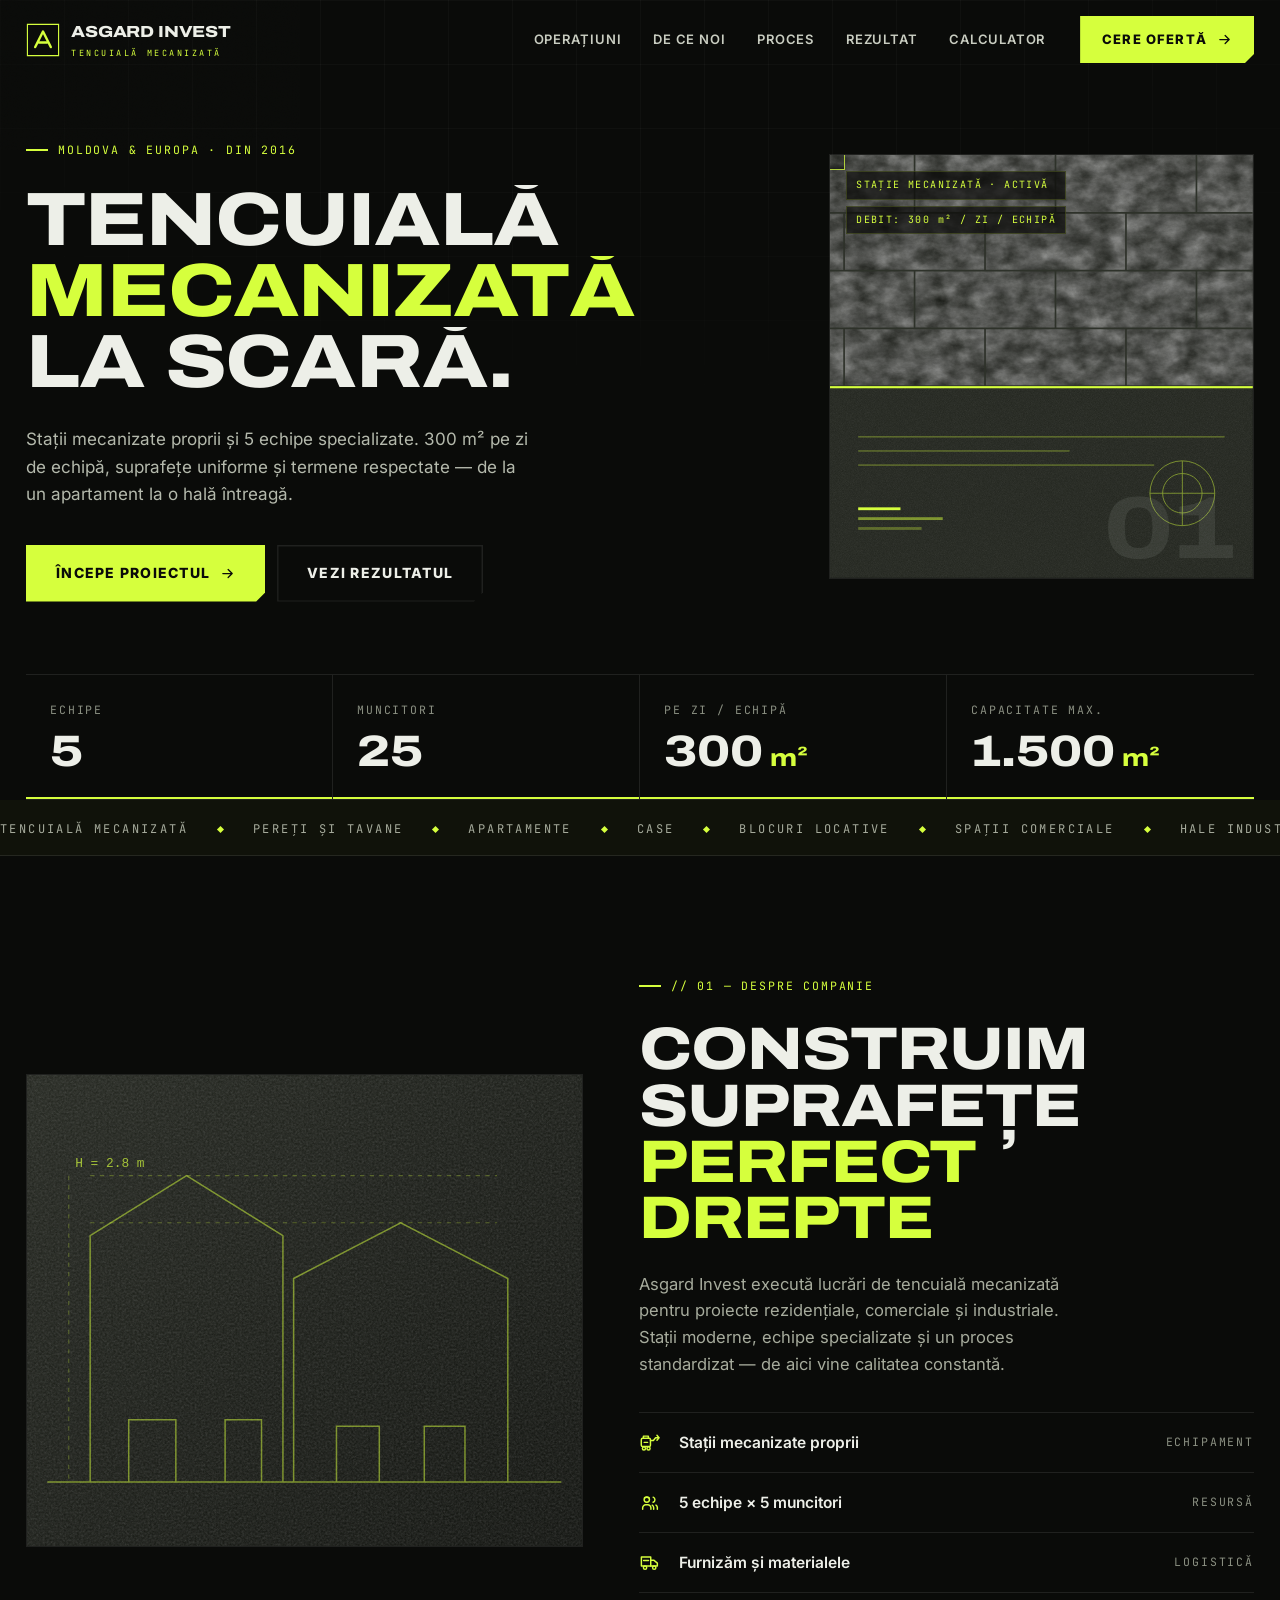
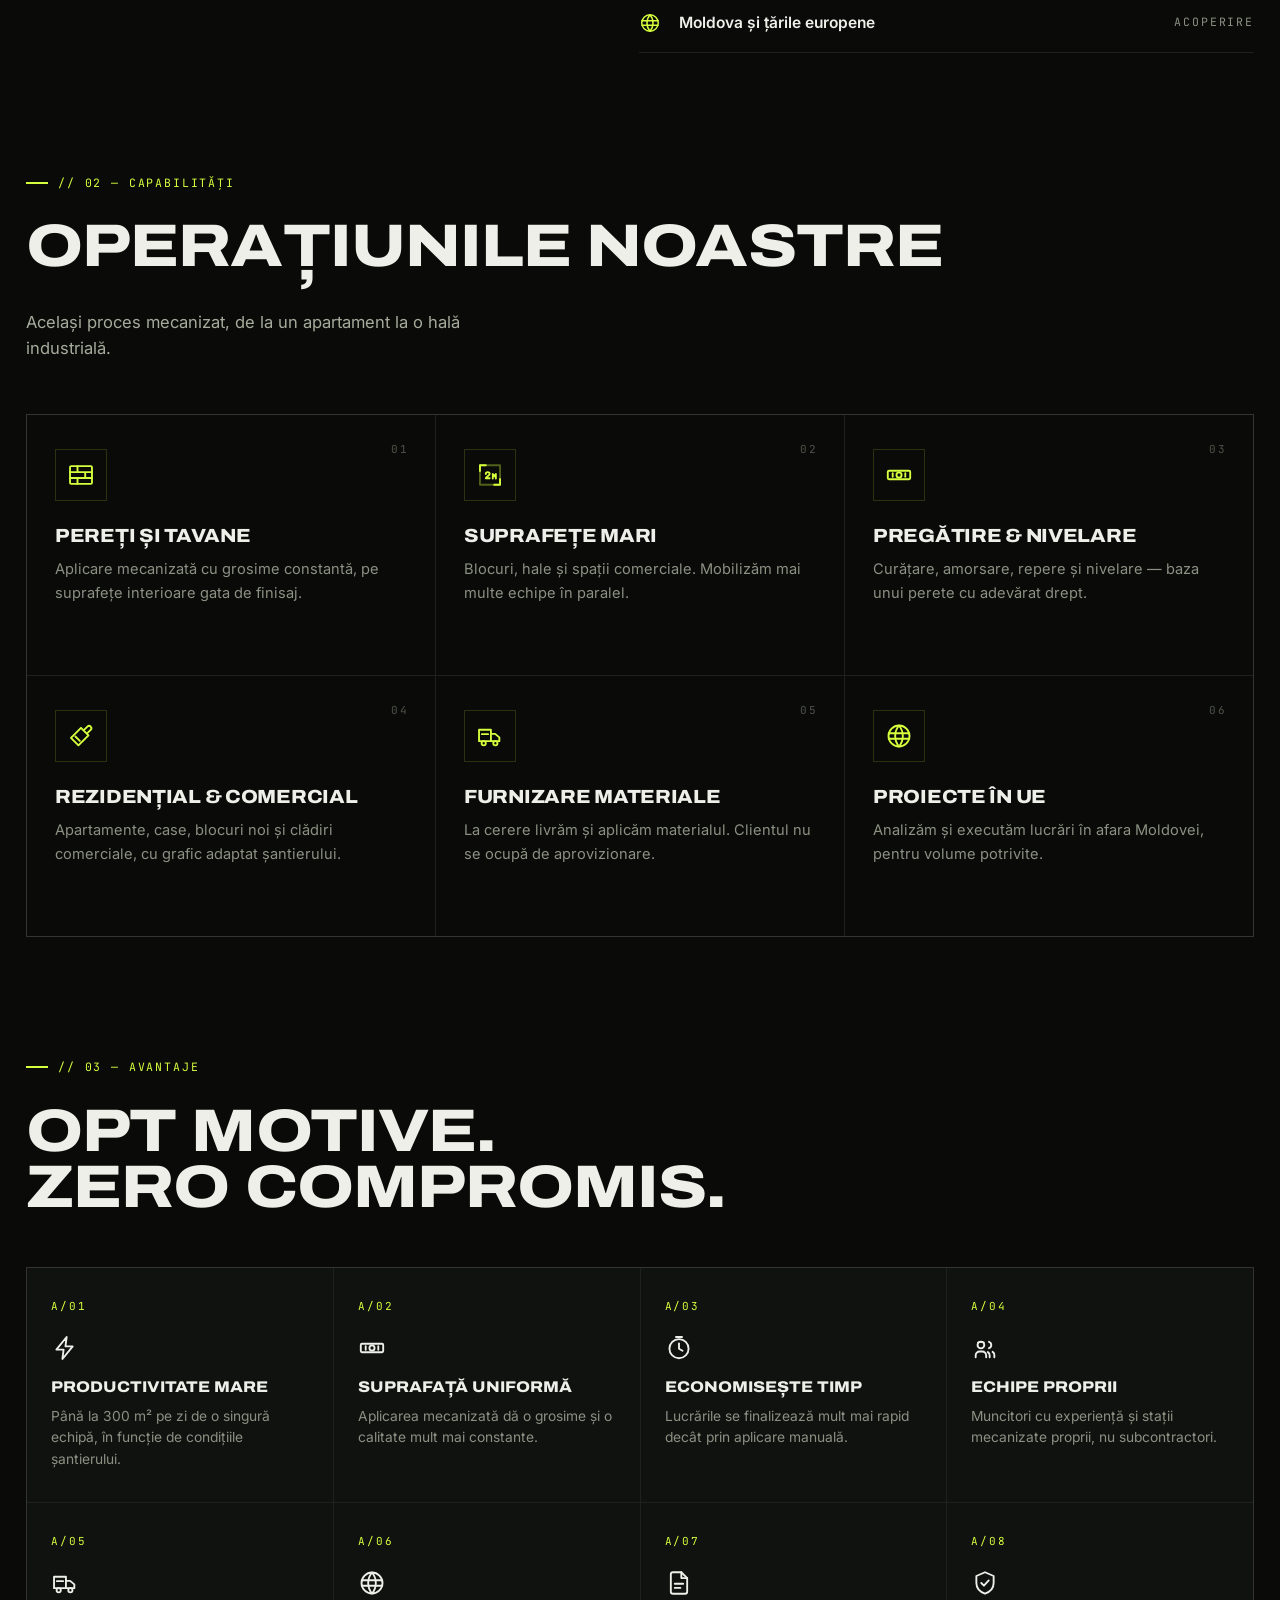
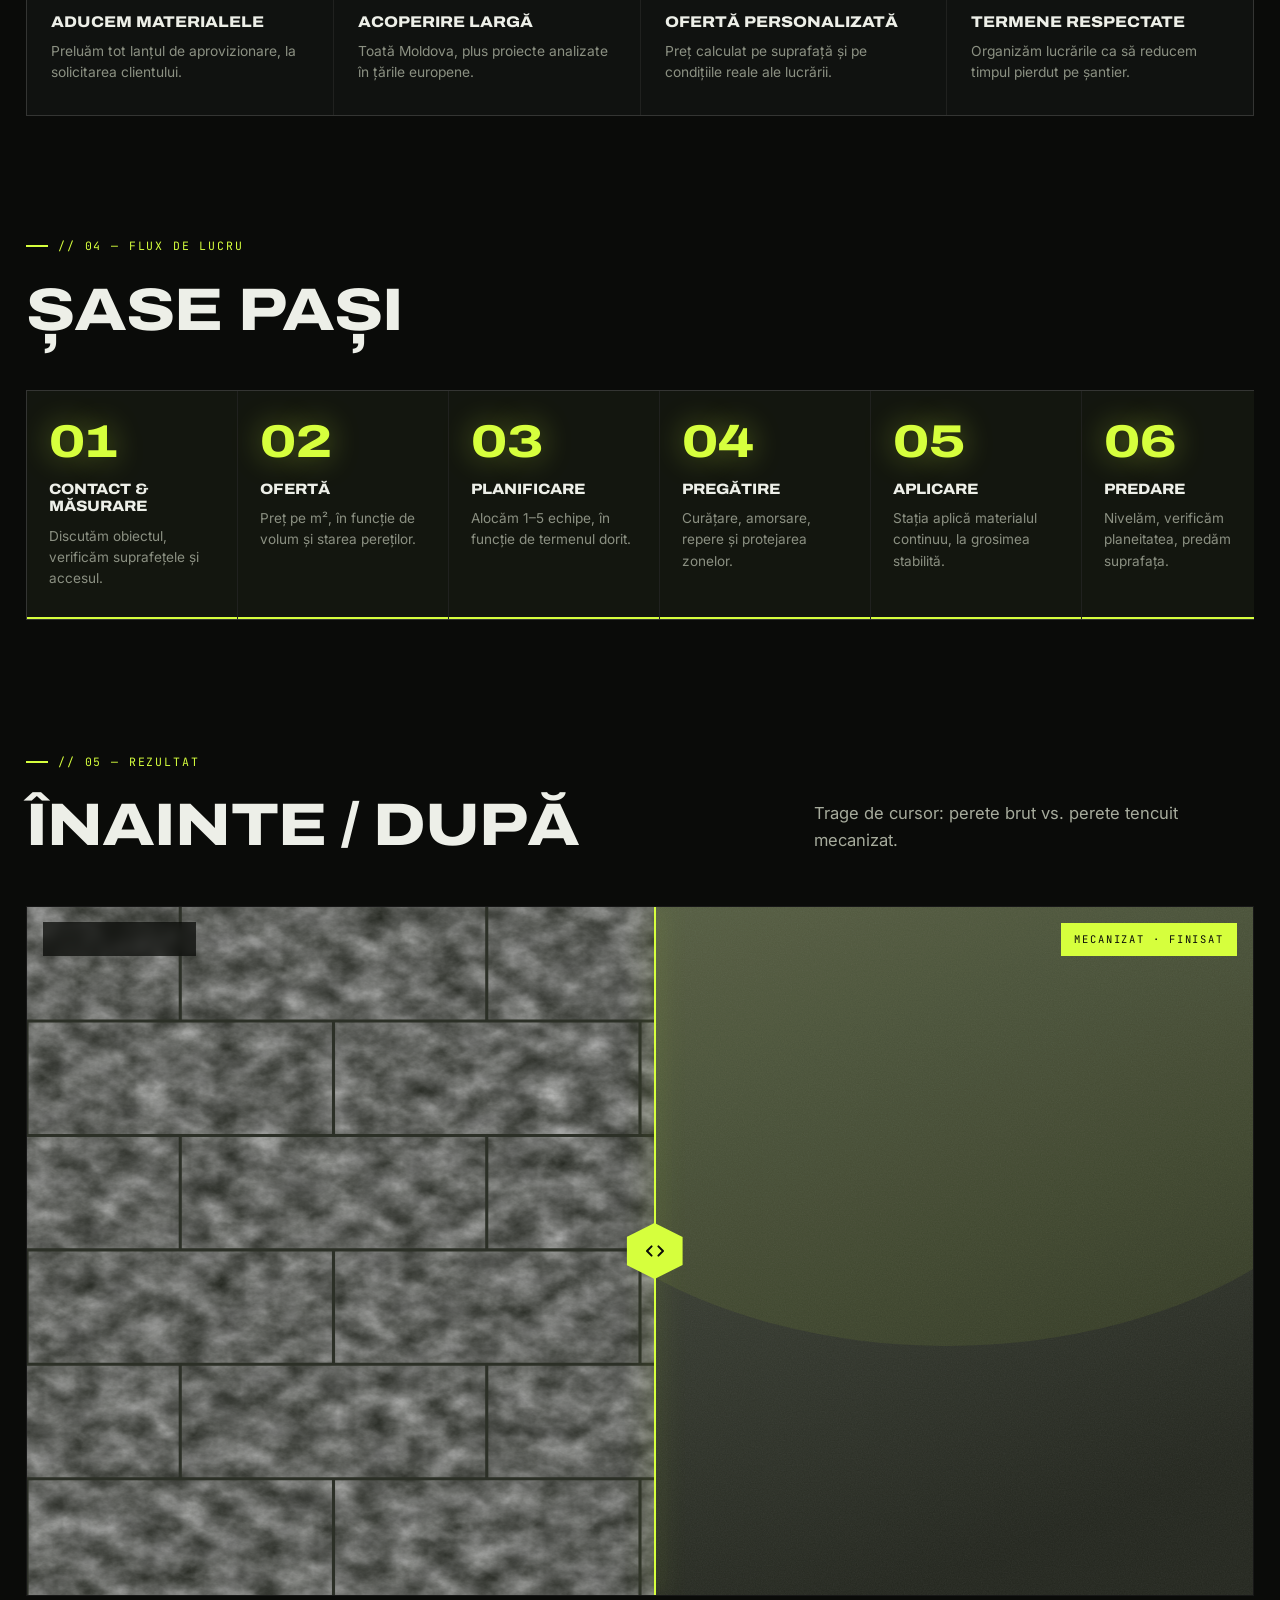
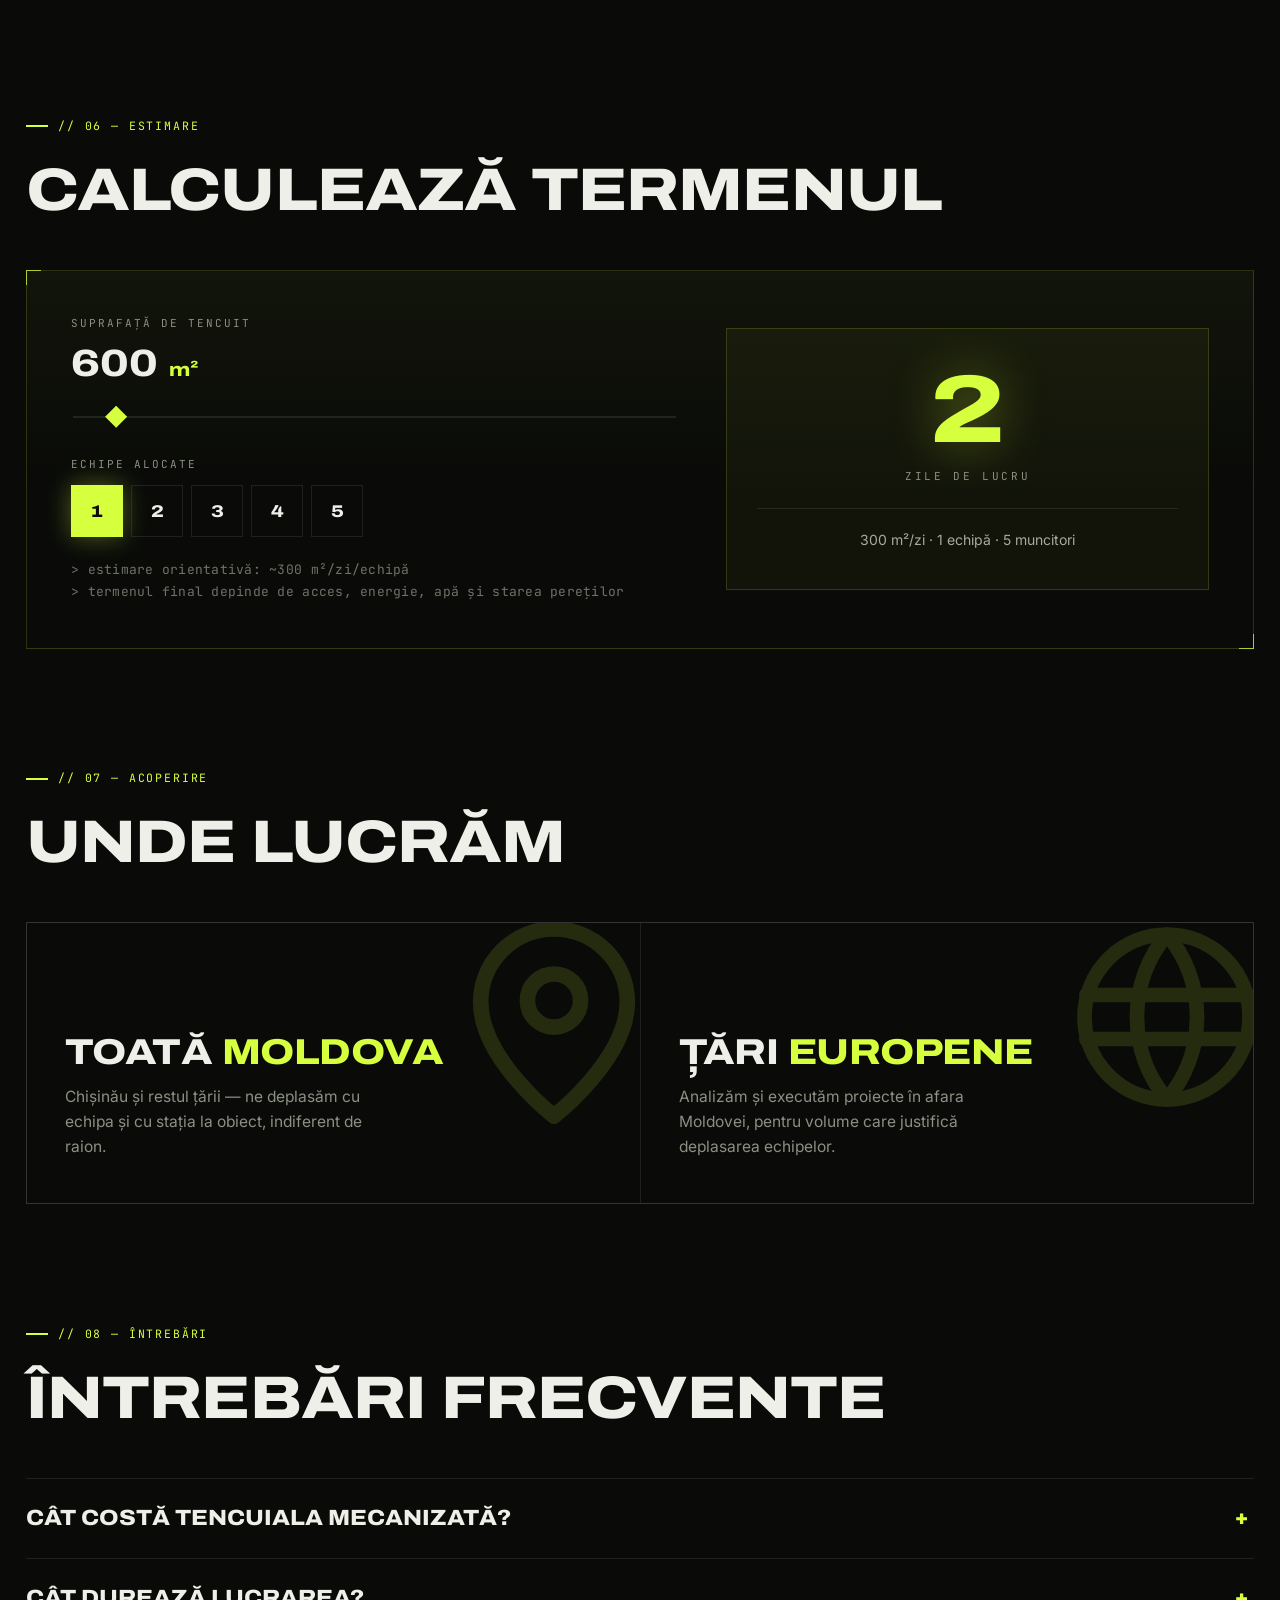
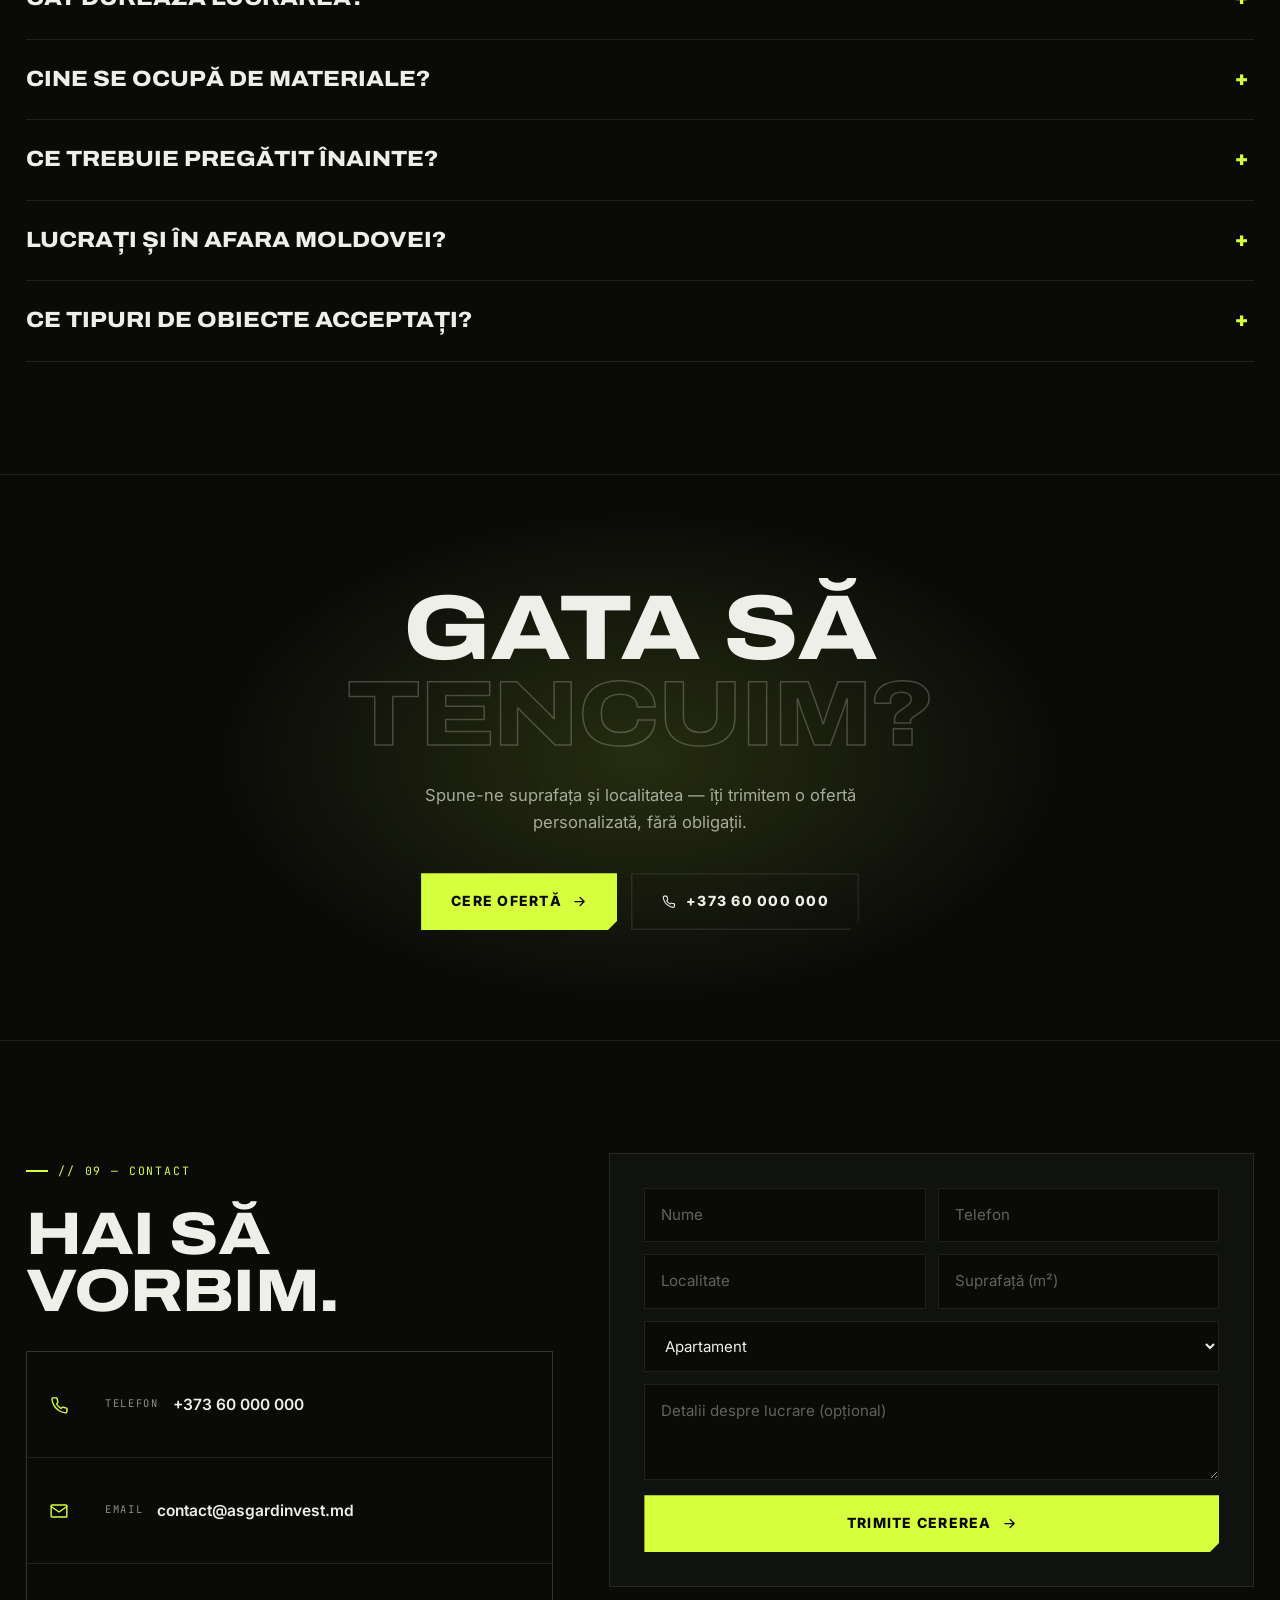
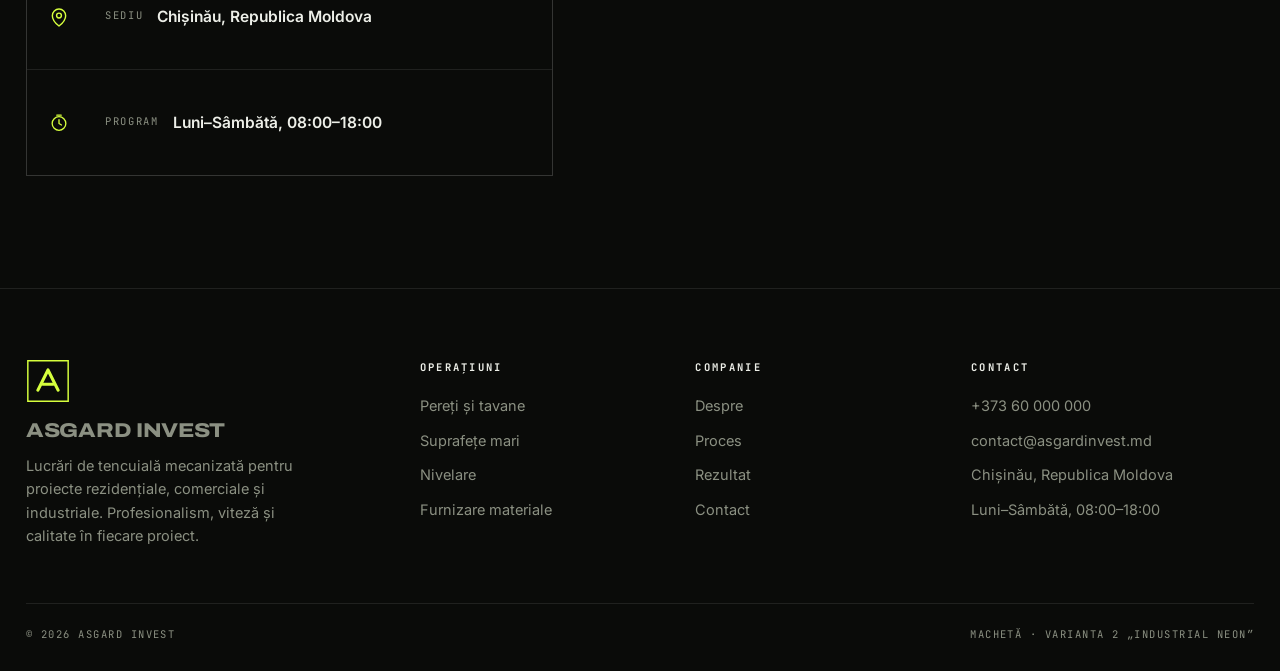
<file: v2/index.html>
<!DOCTYPE html>
<html lang="ro" data-variant="v2">
<head>
<meta charset="utf-8">
<meta name="viewport" content="width=device-width, initial-scale=1">
<title>Asgard Invest — Tencuială mecanizată | Varianta 2 „Industrial Neon”</title>
<meta name="description" content="Asgard Invest — tencuială mecanizată. 5 echipe, 300 m² pe zi, stații mecanizate proprii. Moldova și Europa.">
<link rel="stylesheet" href="../assets/fonts.css">
<style>
/* ============================================================
   ASGARD INVEST — VARIANTA 2: „INDUSTRIAL NEON”
   Dark technical · lime acid · tipografie lată · HUD
   ============================================================ */
:root{
  --bg:#0A0B09;
  --bg-2:#101210;
  --surf:#15171400;
  --card:#141613;
  --line:rgba(214,255,61,.16);
  --line-2:rgba(255,255,255,.09);
  --ink:#EDEFE8;
  --muted:#8B9082;
  --lime:#D6FF3D;
  --lime-dk:#A8CC22;
  --ease:cubic-bezier(.22,1,.36,1);
  --maxw:1280px;
}
*{box-sizing:border-box}
html{background:var(--bg);scroll-behavior:smooth}
body{
  margin:0;background:var(--bg);color:var(--ink);
  font-family:'Inter',system-ui,-apple-system,'Segoe UI',sans-serif;
  font-size:16.5px;line-height:1.62;-webkit-font-smoothing:antialiased;overflow-x:hidden;
}
h1,h2,h3{
  font-family:'Archivo','Inter',sans-serif;margin:0;text-transform:uppercase;
  font-weight:800;font-variation-settings:'wdth' 118,'wght' 800;
  letter-spacing:-.015em;line-height:.94;
}
p{margin:0}
a{color:inherit;text-decoration:none}
img,svg{max-width:100%;display:block}
button,input,select,textarea{font:inherit;color:inherit}
::selection{background:var(--lime);color:#0A0B09}
:focus-visible{outline:2px solid var(--lime);outline-offset:3px}
.wrap{max-width:var(--maxw);margin:0 auto;padding:0 26px}
section{position:relative}
.mono{font-family:'JetBrains Mono',ui-monospace,monospace;font-size:11.5px;letter-spacing:.16em;text-transform:uppercase}
.lime{color:var(--lime)}

/* fundal tehnic global */
.grid-bg{position:fixed;inset:0;z-index:0;pointer-events:none;
  background-image:linear-gradient(rgba(255,255,255,.028) 1px,transparent 1px),linear-gradient(90deg,rgba(255,255,255,.028) 1px,transparent 1px);
  background-size:64px 64px;mask-image:radial-gradient(ellipse 90% 60% at 50% 0%,#000 30%,transparent 78%);
}
.noise{position:fixed;inset:0;z-index:1;pointer-events:none;opacity:.035;mix-blend-mode:overlay}
main,header,footer{position:relative;z-index:2}

/* ---------- reveal ---------- */
.rv{opacity:0;transform:translateY(26px);transition:opacity .85s var(--ease),transform .85s var(--ease)}
.rv.in{opacity:1;transform:none}
.rv-d1{transition-delay:.07s}.rv-d2{transition-delay:.14s}.rv-d3{transition-delay:.21s}
.rv-d4{transition-delay:.28s}.rv-d5{transition-delay:.35s}.rv-d6{transition-delay:.42s}
.cut{position:relative}
.cut::before{content:"";position:absolute;inset:0;z-index:5;background:var(--bg);
  transform:scaleY(1);transform-origin:bottom;transition:transform 1s var(--ease)}
.cut.in::before{transform:scaleY(0)}
.mask-w{display:inline-block;overflow:hidden;vertical-align:bottom}
.mask-w>span{display:inline-block;transform:translateY(102%);transition:transform .95s var(--ease)}
.mask-w.in>span{transform:none}

/* colțuri tehnice */
.brk{position:relative}
.brk::before,.brk::after{content:"";position:absolute;width:14px;height:14px;border:1.5px solid var(--lime);opacity:.75;transition:.4s var(--ease)}
.brk::before{top:-1px;left:-1px;border-right:0;border-bottom:0}
.brk::after{bottom:-1px;right:-1px;border-left:0;border-top:0}
.brk:hover::before,.brk:hover::after{width:22px;height:22px}

/* ---------- nav ---------- */
.nav{position:fixed;top:0;left:0;right:0;z-index:100;transition:.4s var(--ease);
  background:rgba(10,11,9,0);border-bottom:1px solid transparent}
.nav.stuck{background:rgba(10,11,9,.86);backdrop-filter:blur(16px);border-bottom-color:var(--line-2)}
.nav-in{max-width:var(--maxw);margin:0 auto;padding:16px 26px;display:flex;align-items:center;gap:20px}
.brand{display:flex;align-items:center;gap:11px}
.brand svg{width:34px;height:34px;flex:none}
.brand b{font-family:'Archivo',sans-serif;font-variation-settings:'wdth' 118,'wght' 800;font-size:16px;text-transform:uppercase;letter-spacing:-.01em;line-height:1}
.brand small{display:block;font-family:'JetBrains Mono',monospace;font-size:8.5px;letter-spacing:.3em;color:var(--lime);margin-top:2px}
.nav-links{display:flex;gap:2px;margin-left:auto}
.nav-links a{padding:9px 15px;font-size:13px;font-weight:600;letter-spacing:.06em;text-transform:uppercase;position:relative;color:#C9CDC1;transition:color .25s}
.nav-links a::after{content:"";position:absolute;left:15px;right:15px;bottom:4px;height:1px;background:var(--lime);transform:scaleX(0);transform-origin:left;transition:transform .35s var(--ease)}
.nav-links a:hover{color:var(--lime)}
.nav-links a:hover::after{transform:scaleX(1)}
.btn{
  display:inline-flex;align-items:center;gap:10px;cursor:pointer;border:none;
  background:var(--lime);color:#0A0B09;padding:13px 22px;font-size:13px;font-weight:800;
  letter-spacing:.09em;text-transform:uppercase;position:relative;overflow:hidden;
  transition:box-shadow .35s var(--ease),transform .25s var(--ease);
  clip-path:polygon(0 0,100% 0,100% calc(100% - 9px),calc(100% - 9px) 100%,0 100%);
}
.btn svg{width:15px;height:15px;transition:transform .35s var(--ease)}
.btn:hover{box-shadow:0 0 0 1px var(--lime),0 0 28px rgba(214,255,61,.45)}
.btn:hover svg{transform:translateX(4px)}
.btn-gh{background:transparent;color:var(--ink);box-shadow:inset 0 0 0 1.5px var(--line-2)}
.btn-gh:hover{color:var(--lime);box-shadow:inset 0 0 0 1.5px var(--lime),0 0 22px rgba(214,255,61,.16)}
.btn-lg{padding:17px 30px;font-size:14px}
.nav-call{display:none;flex:none;width:44px;height:44px;background:var(--lime);
  align-items:center;justify-content:center;transition:box-shadow .3s;
  clip-path:polygon(0 0,100% 0,100% calc(100% - 8px),calc(100% - 8px) 100%,0 100%)}
.nav-call svg{width:19px;height:19px;color:#0A0B09}
.nav-call:hover{box-shadow:0 0 24px rgba(214,255,61,.5)}
.burger{display:none;flex:none;width:44px;height:44px;background:transparent;border:1px solid var(--line-2);align-items:center;justify-content:center;cursor:pointer}
.burger span{display:block;width:18px;height:1.5px;background:var(--lime);position:relative;transition:.3s}
.burger span::before,.burger span::after{content:"";position:absolute;left:0;width:18px;height:1.5px;background:var(--lime);transition:.3s}
.burger span::before{top:-6px}.burger span::after{top:6px}
.nav.open .burger span{background:transparent}
.nav.open .burger span::before{top:0;transform:rotate(45deg)}
.nav.open .burger span::after{top:0;transform:rotate(-45deg)}
.mob{display:none;position:fixed;inset:0;z-index:99;background:var(--bg);padding:110px 26px 40px;flex-direction:column;gap:0}
.mob.on{display:flex}
.mob a{font-family:'Archivo',sans-serif;font-variation-settings:'wdth' 118,'wght' 800;font-size:clamp(24px,7.4vw,38px);text-transform:uppercase;padding:14px 0;border-bottom:1px solid var(--line-2)}
.mob a:hover{color:var(--lime)}
.mob-foot{margin-top:auto;padding-top:24px;display:grid;gap:4px}
.mob .mob-foot a{font-family:'Inter',sans-serif;font-variation-settings:normal;font-size:16px;font-weight:600;
  text-transform:none;border-bottom:none;padding:13px 0;display:flex;align-items:center;gap:12px}
.mob .mob-foot .btn{justify-content:center;font-size:14px;padding:18px 24px;margin-bottom:10px;
  font-weight:800;letter-spacing:.09em;text-transform:uppercase}
.mob-foot .mob-c svg{width:19px;height:19px;color:var(--lime);flex:none}

/* ---------- hero ---------- */
.hero{padding:132px 0 0;overflow:hidden}
.hero-grid{display:grid;grid-template-columns:minmax(0,1.28fr) minmax(0,.72fr);gap:48px;align-items:center}
.tag{display:inline-flex;align-items:center;gap:10px;margin-bottom:26px}
.tag i{width:22px;height:2px;background:var(--lime)}
h1.h{font-size:clamp(36px,5.9vw,86px)}
.hero-p{margin-top:28px;max-width:46ch;color:#B4B9AC;font-size:17px}
.hero-cta{display:flex;gap:12px;flex-wrap:wrap;margin-top:36px}
.hero-vis{position:relative;aspect-ratio:1/1;overflow:hidden;border:1px solid var(--line-2)}
.hero-vis::after{content:"";position:absolute;inset:0;background:linear-gradient(180deg,transparent 55%,rgba(10,11,9,.9) 100%)}
.scan{position:absolute;left:0;right:0;height:120px;z-index:3;pointer-events:none;
  background:linear-gradient(180deg,transparent,rgba(214,255,61,.13) 45%,rgba(214,255,61,.5) 50%,rgba(214,255,61,.13) 55%,transparent);
  animation:scan 4.6s linear infinite}
@keyframes scan{0%{transform:translateY(-140px)}100%{transform:translateY(calc(100% + 140px))}}
.hero-hud{position:absolute;left:16px;top:16px;z-index:4;display:grid;gap:6px}
.hud-l{font-family:'JetBrains Mono',monospace;font-size:10px;letter-spacing:.14em;color:var(--lime);background:rgba(10,11,9,.7);padding:5px 9px;border:1px solid var(--line)}
.hero-num{position:absolute;right:18px;bottom:14px;z-index:4;font-family:'Archivo',sans-serif;font-variation-settings:'wdth' 125,'wght' 800;font-size:88px;color:rgba(237,239,232,.09);line-height:.8}
.hero-stats{display:grid;grid-template-columns:repeat(4,1fr);border-top:1px solid var(--line-2);border-bottom:1px solid var(--line-2);margin-top:72px}
.hs{padding:26px 24px;border-right:1px solid var(--line-2);position:relative;overflow:hidden}
.hs:last-child{border-right:none}
.hs::before{content:"";position:absolute;left:0;bottom:0;width:0;height:2px;background:var(--lime);transition:width .8s var(--ease)}
.hs.in::before{width:100%}
.hs .mono{color:var(--muted);display:block;margin-bottom:10px}
.hs b{font-family:'Archivo',sans-serif;font-variation-settings:'wdth' 120,'wght' 800;font-size:clamp(28px,3.6vw,44px);line-height:1;display:block}
.hs b em{font-style:normal;color:var(--lime);font-size:.55em}

/* ---------- ticker ---------- */
.tick{border-bottom:1px solid var(--line-2);padding:14px 0;overflow:hidden;white-space:nowrap;background:rgba(214,255,61,.03)}
.tick-t{display:inline-flex;gap:30px;align-items:center;animation:tk 30s linear infinite}
.tick:hover .tick-t{animation-play-state:paused}
@keyframes tk{to{transform:translateX(-50%)}}
.tick span{font-family:'JetBrains Mono',monospace;font-size:12px;letter-spacing:.2em;text-transform:uppercase;color:#A6AB9C}
.tick i{width:5px;height:5px;background:var(--lime);display:inline-block;transform:rotate(45deg)}

/* ---------- sectiuni ---------- */
.sec{padding:112px 0}
.sec-h{display:flex;justify-content:space-between;align-items:flex-end;gap:34px;flex-wrap:wrap;margin-bottom:52px}
h2.h2{font-size:clamp(30px,4.8vw,60px)}
.sec-p{max-width:44ch;color:#A6AB9C;font-size:16.5px}

/* ---------- despre / spec ---------- */
.about{display:grid;grid-template-columns:minmax(0,.95fr) minmax(0,1.05fr);gap:56px;align-items:center}
.about-vis{position:relative;aspect-ratio:4/3.4;border:1px solid var(--line-2);overflow:hidden}
.spec{border-top:1px solid var(--line-2);margin-top:34px}
.spec-r{display:grid;grid-template-columns:auto 1fr auto;gap:18px;align-items:center;padding:17px 0;border-bottom:1px solid var(--line-2);transition:padding-left .4s var(--ease),color .3s}
.spec-r:hover{padding-left:12px;color:var(--lime)}
.spec-r svg{width:22px;height:22px;color:var(--lime)}
.spec-r b{font-weight:600;font-size:15.5px}
.spec-r .mono{color:var(--muted)}

/* ---------- operatiuni (servicii) ---------- */
.ops{display:grid;grid-template-columns:repeat(3,1fr);gap:1px;background:var(--line-2);border:1px solid var(--line-2)}
.op{background:var(--bg);padding:34px 28px 30px;position:relative;overflow:hidden;transition:background .45s var(--ease);cursor:default;min-height:260px;display:flex;flex-direction:column}
.op::before{content:"";position:absolute;left:0;top:0;width:100%;height:2px;background:var(--lime);transform:scaleX(0);transform-origin:left;transition:transform .5s var(--ease)}
.op:hover{background:#12140F}
.op:hover::before{transform:scaleX(1)}
.op-ico{width:52px;height:52px;border:1px solid var(--line);display:flex;align-items:center;justify-content:center;margin-bottom:24px;transition:.45s var(--ease);position:relative}
.op-ico svg{width:28px;height:28px;color:var(--lime);transition:.45s var(--ease)}
.op:hover .op-ico{background:var(--lime);border-color:var(--lime);box-shadow:0 0 30px rgba(214,255,61,.4)}
.op:hover .op-ico svg{color:#0A0B09}
.op h3{font-size:19px;font-variation-settings:'wdth' 110,'wght' 800;line-height:1.12}
.op p{margin-top:12px;font-size:14.6px;color:var(--muted);line-height:1.58;flex:1}
.op .mono{position:absolute;top:26px;right:26px;color:#4E5348;font-size:11px}
.op-more{margin-top:20px;display:inline-flex;align-items:center;gap:8px;font-size:11.5px;font-family:'JetBrains Mono',monospace;letter-spacing:.16em;text-transform:uppercase;color:var(--lime);opacity:0;transform:translateY(6px);transition:.4s var(--ease)}
.op:hover .op-more{opacity:1;transform:none}
.op-more svg{width:14px;height:14px}

/* ---------- avantaje ---------- */
.adv{display:grid;grid-template-columns:repeat(4,1fr);gap:1px;background:var(--line-2);border:1px solid var(--line-2)}
.adv-i{background:var(--bg-2);padding:30px 24px 32px;position:relative;transition:.4s var(--ease)}
.adv-i:hover{background:#171A14}
.adv-i .n{font-family:'JetBrains Mono',monospace;font-size:11px;color:var(--lime);letter-spacing:.18em;display:block;margin-bottom:18px}
.adv-i svg{width:28px;height:28px;color:var(--ink);margin-bottom:16px;transition:.4s var(--ease)}
.adv-i:hover svg{color:var(--lime);transform:translateY(-3px)}
.adv-i b{display:block;font-family:'Archivo',sans-serif;font-variation-settings:'wdth' 112,'wght' 800;text-transform:uppercase;font-size:15.5px;line-height:1.15}
.adv-i p{margin-top:10px;font-size:13.8px;color:var(--muted);line-height:1.55}

/* ---------- proces ---------- */
.track{position:relative;overflow-x:auto;padding-bottom:12px;scrollbar-width:thin}
.track::-webkit-scrollbar{height:4px}
.track::-webkit-scrollbar-thumb{background:var(--lime)}
.track-in{display:grid;grid-template-columns:repeat(6,minmax(210px,1fr));gap:1px;background:var(--line-2);border:1px solid var(--line-2);min-width:min(100%,1240px)}
.pstep{background:var(--bg);padding:28px 22px 30px;position:relative;transition:.5s var(--ease)}
.pstep.on{background:#13160F}
.pstep .pn{font-family:'Archivo',sans-serif;font-variation-settings:'wdth' 125,'wght' 800;font-size:46px;line-height:1;color:rgba(237,239,232,.12);transition:.5s var(--ease)}
.pstep.on .pn{color:var(--lime);text-shadow:0 0 30px rgba(214,255,61,.4)}
.pstep b{display:block;margin-top:16px;font-family:'Archivo',sans-serif;font-variation-settings:'wdth' 110,'wght' 800;text-transform:uppercase;font-size:15px;line-height:1.15}
.pstep p{margin-top:10px;font-size:13.6px;color:var(--muted);line-height:1.55}
.pstep .bar{position:absolute;left:0;bottom:0;height:2px;width:0;background:var(--lime);transition:width .7s var(--ease)}
.pstep.on .bar{width:100%}

/* ---------- before/after ---------- */
.ba-wrap{position:relative;overflow:hidden;aspect-ratio:16/9;background:#000;cursor:ew-resize;user-select:none;touch-action:pan-y;border:1px solid var(--line-2)}
.ba-layer{position:absolute;inset:0}
.ba-after{clip-path:inset(0 0 0 50%)}
.ba-handle{touch-action:none;position:absolute;top:0;bottom:0;left:50%;width:2px;background:var(--lime);z-index:5;transform:translateX(-50%);box-shadow:0 0 24px rgba(214,255,61,.7)}
.ba-knob{position:absolute;top:50%;left:50%;transform:translate(-50%,-50%);width:56px;height:56px;background:var(--lime);display:flex;align-items:center;justify-content:center;
  clip-path:polygon(50% 0,100% 25%,100% 75%,50% 100%,0 75%,0 25%);box-shadow:0 0 40px rgba(214,255,61,.5)}
.ba-knob svg{width:24px;height:24px;color:#0A0B09}
.ba-tag{position:absolute;top:16px;z-index:4;font-family:'JetBrains Mono',monospace;font-size:10.5px;letter-spacing:.18em;text-transform:uppercase;padding:7px 12px;border:1px solid var(--line);background:rgba(10,11,9,.75);backdrop-filter:blur(4px)}
.ba-tag.l{left:16px;color:#B4B9AC}.ba-tag.r{right:16px;background:var(--lime);color:#0A0B09;border-color:var(--lime)}

/* ---------- calculator ---------- */
.calc{border:1px solid var(--line);background:linear-gradient(180deg,rgba(214,255,61,.045),transparent 60%);padding:44px;display:grid;grid-template-columns:minmax(0,1fr) minmax(0,.8fr);gap:52px;align-items:center;position:relative}
.calc-row{margin-bottom:30px}
.calc-row label{display:block;margin-bottom:12px;font-family:'JetBrains Mono',monospace;font-size:11px;letter-spacing:.18em;text-transform:uppercase;color:var(--muted)}
.calc-val{font-family:'Archivo',sans-serif;font-variation-settings:'wdth' 120,'wght' 800;font-size:38px;line-height:1;margin-bottom:16px}
.calc-val em{font-style:normal;color:var(--lime);font-size:.5em}
.rng{width:100%;-webkit-appearance:none;height:2px;background:var(--line-2);outline:none;cursor:pointer}
.rng::-webkit-slider-thumb{-webkit-appearance:none;width:22px;height:22px;background:var(--lime);cursor:grab;clip-path:polygon(50% 0,100% 50%,50% 100%,0 50%);box-shadow:0 0 20px rgba(214,255,61,.6)}
.rng::-moz-range-thumb{width:20px;height:20px;background:var(--lime);border:none;cursor:grab}
.teams{display:flex;gap:8px;flex-wrap:wrap}
.team-b{width:52px;height:52px;background:transparent;border:1px solid var(--line-2);color:var(--ink);cursor:pointer;
  font-family:'Archivo',sans-serif;font-variation-settings:'wdth' 120,'wght' 800;font-size:17px;transition:.25s}
.team-b:hover{border-color:var(--lime);color:var(--lime)}
.team-b.on{background:var(--lime);color:#0A0B09;border-color:var(--lime);box-shadow:0 0 24px rgba(214,255,61,.35)}
.calc-out{border:1px solid var(--line);padding:38px 30px;text-align:center;background:rgba(214,255,61,.04);position:relative}
.calc-out .big{font-family:'Archivo',sans-serif;font-variation-settings:'wdth' 125,'wght' 800;font-size:clamp(58px,8vw,96px);color:var(--lime);line-height:.9;text-shadow:0 0 50px rgba(214,255,61,.35)}
.calc-out .lbl{margin-top:14px;font-family:'JetBrains Mono',monospace;font-size:11px;letter-spacing:.24em;text-transform:uppercase;color:var(--muted)}
.calc-out .sub{margin-top:22px;padding-top:20px;border-top:1px solid var(--line-2);font-size:14px;color:#A6AB9C}
.calc-note{margin-top:6px;font-size:13px;color:#6E7367;font-family:'JetBrains Mono',monospace;line-height:1.7;letter-spacing:.02em;text-transform:none}

/* ---------- geo ---------- */
.geo{display:grid;grid-template-columns:repeat(2,1fr);gap:1px;background:var(--line-2);border:1px solid var(--line-2)}
.geo-c{padding:44px 38px;min-height:280px;display:flex;flex-direction:column;justify-content:flex-end;position:relative;overflow:hidden;background:var(--bg)}
.geo-c h3{font-size:clamp(24px,3.2vw,36px)}
.geo-c p{margin-top:14px;color:var(--muted);max-width:34ch;font-size:15.5px}
.geo-c svg.map{position:absolute;right:-24px;top:-16px;width:220px;color:var(--lime);opacity:.13}
.geo-c:hover svg.map{opacity:.22}

/* ---------- faq ---------- */
.faq{border-top:1px solid var(--line-2)}
.faq-i{border-bottom:1px solid var(--line-2)}
.faq-q{width:100%;background:none;border:none;text-align:left;padding:26px 48px 26px 0;cursor:pointer;position:relative;
  font-family:'Archivo',sans-serif;font-variation-settings:'wdth' 110,'wght' 800;text-transform:uppercase;
  font-size:clamp(16px,2vw,22px);line-height:1.25;transition:color .3s}
.faq-q:hover{color:var(--lime)}
.faq-q::after{content:"+";position:absolute;right:6px;top:50%;transform:translateY(-50%);font-family:'JetBrains Mono',monospace;font-size:22px;color:var(--lime);transition:transform .4s var(--ease)}
.faq-i.on .faq-q::after{transform:translateY(-50%) rotate(135deg)}
.faq-a{max-height:0;overflow:hidden;transition:max-height .55s var(--ease)}
.faq-a p{padding:0 60px 28px 0;color:var(--muted);font-size:15.5px}

/* ---------- CTA ---------- */
.cta{text-align:center;padding:110px 0;position:relative;overflow:hidden;border-top:1px solid var(--line-2);border-bottom:1px solid var(--line-2)}
.cta::before{content:"";position:absolute;left:50%;top:50%;transform:translate(-50%,-50%);width:900px;height:520px;
  background:radial-gradient(ellipse,rgba(214,255,61,.14),transparent 68%);pointer-events:none;filter:blur(8px)}
.cta h2{font-size:clamp(34px,7.4vw,92px);position:relative}
.cta h2 .ghost{color:transparent;-webkit-text-stroke:1.5px rgba(237,239,232,.24)}
.cta-p{margin:24px auto 0;max-width:52ch;color:#A6AB9C;position:relative}
.cta-b{display:flex;gap:14px;justify-content:center;margin-top:38px;flex-wrap:wrap;position:relative}

/* ---------- form ---------- */
.form-sec{display:grid;grid-template-columns:minmax(0,.9fr) minmax(0,1.1fr);gap:56px;align-items:start}
.cont-l{display:grid;gap:1px;background:var(--line-2);border:1px solid var(--line-2);margin-top:32px}
.cont-l a,.cont-l div{background:var(--bg);padding:20px 22px;display:flex;align-items:center;gap:14px;transition:background .3s}
.cont-l a:hover{background:#13160F;color:var(--lime)}
.cont-l svg{width:20px;height:20px;color:var(--lime);flex:none}
.cont-l b{font-weight:600;font-size:15.5px;display:block}
.cont-l span{display:block;font-family:'JetBrains Mono',monospace;font-size:10.5px;letter-spacing:.16em;text-transform:uppercase;color:var(--muted);margin-bottom:3px}
.form{border:1px solid var(--line-2);padding:34px;background:var(--bg-2)}
.fr{display:grid;grid-template-columns:1fr 1fr;gap:12px;margin-bottom:12px}
.inp{width:100%;padding:14px 16px;background:var(--bg);border:1px solid var(--line-2);color:var(--ink);font-size:15px;transition:border-color .25s,box-shadow .25s}
.inp::placeholder{color:#5F6459}
.inp:focus{border-color:var(--lime);box-shadow:0 0 0 3px rgba(214,255,61,.1);outline:none}
textarea.inp{min-height:96px;resize:vertical}
.form .btn{width:100%;justify-content:center;margin-top:8px}
.form-ok{display:none;margin-top:14px;border:1px solid var(--lime);background:rgba(214,255,61,.08);padding:14px 16px;font-size:14.5px;color:var(--lime)}
.form-ok.on{display:block}

/* ---------- footer ---------- */
footer{padding:70px 0 28px;border-top:1px solid var(--line-2);color:var(--muted)}
.f-grid{display:grid;grid-template-columns:1.5fr 1fr 1fr 1.2fr;gap:40px}
.f-brand svg{width:44px;height:44px;margin-bottom:18px}
.f-brand p{margin-top:14px;font-size:14.5px;max-width:32ch;line-height:1.6}
footer h4{color:var(--ink);font-family:'JetBrains Mono',monospace;font-size:10.5px;letter-spacing:.22em;text-transform:uppercase;margin:0 0 18px}
footer ul{padding:0;margin:0}footer li{list-style:none;margin-bottom:11px;font-size:14.5px}
footer a:hover{color:var(--lime)}
.f-bot{margin-top:56px;padding-top:22px;border-top:1px solid var(--line-2);display:flex;justify-content:space-between;gap:16px;flex-wrap:wrap;font-family:'JetBrains Mono',monospace;font-size:10.5px;letter-spacing:.14em;text-transform:uppercase}

/* ---------- responsive ---------- */
@media(max-width:1080px){
  .ops{grid-template-columns:repeat(2,1fr)}
  .adv{grid-template-columns:repeat(2,1fr)}
  .calc{grid-template-columns:1fr;gap:34px;padding:30px}
  .f-grid{grid-template-columns:1fr 1fr}
}
@media(max-width:900px){
  .nav-links{display:none}.burger{display:flex}
  .hero{padding-top:104px}
  .hero-grid{grid-template-columns:1fr;gap:38px}
  .about{grid-template-columns:1fr;gap:34px}
  .form-sec{grid-template-columns:1fr;gap:34px}
  .geo{grid-template-columns:1fr}
  .hero-stats{grid-template-columns:repeat(2,1fr)}
  .hs{border-bottom:1px solid var(--line-2)}
}
@media(max-width:640px){
  .sec{padding:74px 0}
  .ops{grid-template-columns:1fr}
  .adv{grid-template-columns:1fr}
  .fr{grid-template-columns:1fr}
  .f-grid{grid-template-columns:1fr}
  .ba-wrap{aspect-ratio:4/3}
  .calc-out{padding:28px 20px}
}

/* ---------- rafinare mobila (override-uri la FINAL) ---------- */
@media(max-width:900px){
  .nav-in{padding:12px 16px;gap:10px}
  .brand{flex:none;white-space:nowrap}
  .brand small{display:none}
  .nav-in .btn{display:none}
  .nav-call{display:inline-flex;margin-left:auto}
  .hero{padding-top:100px}
  .hero-cta{gap:10px}
  .hero-cta .btn{flex:1 1 100%;justify-content:center}
  .mono{font-size:12px;letter-spacing:.13em}
  .hud-l{font-size:12px;letter-spacing:.1em;padding:6px 10px}
  .hero-num{font-size:64px;right:14px}
  .hs{padding:20px 16px}
  .hs b{font-size:30px;white-space:nowrap}
  .ba-tag{font-size:12px;letter-spacing:.08em;padding:7px 11px}
  .adv-i .n,.op .mono{font-size:12px}
  .teams{display:grid;grid-template-columns:repeat(5,1fr);gap:8px}
  .team-b{width:100%}
  .rng{height:40px;background:transparent}
  .rng::-webkit-slider-runnable-track{height:2px;background:var(--line-2)}
  .rng::-webkit-slider-thumb{margin-top:-10px}
  .rng::-moz-range-track{height:2px;background:var(--line-2)}
  .calc-note{font-size:13px}
  .cont-l a,.cont-l div{padding:18px}
  .brand{padding:7px 0;min-height:44px}
  .calc-row label{font-size:12px;letter-spacing:.14em}
  .cont-l span{font-size:12px}
  .form .btn{padding:18px 24px}
  footer li{margin-bottom:0}
  footer li a{display:inline-block;padding:11px 0}
  footer h4{font-size:11.5px}
  .f-bot{font-size:12px;letter-spacing:.1em}
  .track{margin:0 -26px;padding:0 26px 12px}
}
@media(max-width:400px){
  .nav-in{padding:12px;gap:8px}
  .brand svg{width:30px;height:30px}
  .hs{padding:18px 12px}
  .hs b{font-size:26px}
}
@media(prefers-reduced-motion:reduce){
  *,*::before,*::after{animation-duration:.001ms!important;animation-iteration-count:1!important;transition-duration:.001ms!important}
  .rv{opacity:1;transform:none}.cut::before{display:none}.mask-w>span{transform:none}
  html{scroll-behavior:auto}.scan{display:none}
}
</style>
</head>
<body>
<div class="grid-bg"></div>
<svg class="noise" aria-hidden="true"><filter id="n2"><feTurbulence type="fractalNoise" baseFrequency="0.8" numOctaves="4"/></filter><rect width="100%" height="100%" filter="url(#n2)"/></svg>

<!-- ==================== ICON SPRITE ==================== -->
<svg width="0" height="0" style="position:absolute" aria-hidden="true"><defs>
  <symbol id="i-machine" viewBox="0 0 24 24" fill="none" stroke="currentColor" stroke-width="1.6" stroke-linecap="round" stroke-linejoin="round">
    <rect x="2.5" y="8" width="10" height="9" rx="1.5"/><path d="M4.8 8V5.6h5.4V8"/><circle cx="5.4" cy="19" r="1.7"/><circle cx="10.4" cy="19" r="1.7"/>
    <path d="M12.5 10.4h3.2l2.4-3.1h3.4"/><path d="M19.6 4.6l2.2 2.7-2.2 2.7"/><path d="M5.6 12.4h3.8"/></symbol>
  <symbol id="i-trowel" viewBox="0 0 24 24" fill="none" stroke="currentColor" stroke-width="1.6" stroke-linecap="round" stroke-linejoin="round">
    <path d="M3.4 13.6 12 5l6.4 6.4-8.6 8.6-6.4-6.4z"/><path d="m14.4 7 3.1-3.1a2 2 0 0 1 2.8 0v0a2 2 0 0 1 0 2.8L17.2 9.8"/><path d="M7.2 12.4 11 16.2"/></symbol>
  <symbol id="i-wall" viewBox="0 0 24 24" fill="none" stroke="currentColor" stroke-width="1.6" stroke-linecap="round" stroke-linejoin="round">
    <rect x="2.6" y="4.4" width="18.8" height="15.2" rx="1"/><path d="M2.6 9.5h18.8M2.6 14.6h18.8M9 4.4v5.1M15.6 9.5v5.1M9 14.6v5"/></symbol>
  <symbol id="i-sqm" viewBox="0 0 24 24" fill="none" stroke="currentColor" stroke-width="1.6" stroke-linecap="round" stroke-linejoin="round">
    <path d="M3.4 8.6V3.6h5"/><path d="M20.6 15.4v5h-5"/><rect x="3.4" y="3.6" width="17.2" height="16.8" opacity=".35"/>
    <path d="M8.4 14.8h3.3M8.4 14.8c0-1.5 3.3-2 3.3-3.6a1.65 1.65 0 0 0-3.3 0"/><path d="M14.4 15v-3.9l1.3 1.9 1.3-1.9V15"/></symbol>
  <symbol id="i-team" viewBox="0 0 24 24" fill="none" stroke="currentColor" stroke-width="1.6" stroke-linecap="round" stroke-linejoin="round">
    <path d="M4 20v-1.6a3.4 3.4 0 0 1 3.4-3.4h2.2a3.4 3.4 0 0 1 3.4 3.4V20"/><circle cx="8.5" cy="9.4" r="2.9"/>
    <path d="M6 7.4a5.6 5.6 0 0 1 5 0"/><path d="M16 20v-1.6a3.4 3.4 0 0 0-1.6-2.9"/><path d="M15.4 6.7a2.9 2.9 0 0 1 0 5.5"/><path d="M20 20v-2.2a3 3 0 0 0-1.5-2.5"/></symbol>
  <symbol id="i-truck" viewBox="0 0 24 24" fill="none" stroke="currentColor" stroke-width="1.6" stroke-linecap="round" stroke-linejoin="round">
    <path d="M2.6 6.6h10.2v9.8H2.6z"/><path d="M12.8 10.2h3.6l3.6 3v3.2h-7.2"/><circle cx="6.6" cy="18.2" r="1.8"/><circle cx="16.6" cy="18.2" r="1.8"/><path d="M5 10.4h5.4"/></symbol>
  <symbol id="i-clock" viewBox="0 0 24 24" fill="none" stroke="currentColor" stroke-width="1.6" stroke-linecap="round" stroke-linejoin="round">
    <circle cx="12" cy="12.6" r="8.2"/><path d="M12 8v4.6l3 1.8"/><path d="M9.4 2.6h5.2"/></symbol>
  <symbol id="i-europe" viewBox="0 0 24 24" fill="none" stroke="currentColor" stroke-width="1.6" stroke-linecap="round" stroke-linejoin="round">
    <circle cx="12" cy="12" r="9"/><path d="M3.2 9.6h17.6M3.2 14.4h17.6"/><path d="M12 3a14 14 0 0 1 0 18 14 14 0 0 1 0-18z"/></symbol>
  <symbol id="i-shield" viewBox="0 0 24 24" fill="none" stroke="currentColor" stroke-width="1.6" stroke-linecap="round" stroke-linejoin="round">
    <path d="M12 2.8 4.6 6v6.1c0 4.4 3.1 7.6 7.4 9.1 4.3-1.5 7.4-4.7 7.4-9.1V6z"/><path d="m8.8 12 2.3 2.3 4.1-4.5"/></symbol>
  <symbol id="i-level" viewBox="0 0 24 24" fill="none" stroke="currentColor" stroke-width="1.6" stroke-linecap="round" stroke-linejoin="round">
    <rect x="2.4" y="8.4" width="19.2" height="7.2" rx="1"/><circle cx="12" cy="12" r="2.2"/><path d="M6.6 10.4v3.2M17.4 10.4v3.2"/></symbol>
  <symbol id="i-bolt" viewBox="0 0 24 24" fill="none" stroke="currentColor" stroke-width="1.6" stroke-linecap="round" stroke-linejoin="round"><path d="M13.4 2.6 4.6 13.4h6.2l-1 8 8.8-10.8h-6.2z"/></symbol>
  <symbol id="i-doc" viewBox="0 0 24 24" fill="none" stroke="currentColor" stroke-width="1.6" stroke-linecap="round" stroke-linejoin="round">
    <path d="M14 2.8H6.8A1.8 1.8 0 0 0 5 4.6v14.8a1.8 1.8 0 0 0 1.8 1.8h10.4a1.8 1.8 0 0 0 1.8-1.8V7.8z"/><path d="M14 2.8v5h5"/><path d="M8.4 12.6h7.2M8.4 16.2h4.8"/></symbol>
  <symbol id="i-arrow" viewBox="0 0 24 24" fill="none" stroke="currentColor" stroke-width="2" stroke-linecap="round" stroke-linejoin="round"><path d="M4.5 12h15M13 5.5l6.5 6.5L13 18.5"/></symbol>
  <symbol id="i-phone" viewBox="0 0 24 24" fill="none" stroke="currentColor" stroke-width="1.7" stroke-linecap="round" stroke-linejoin="round"><path d="M21.5 16.9v2.7a1.8 1.8 0 0 1-2 1.8 17.8 17.8 0 0 1-7.7-2.8 17.5 17.5 0 0 1-5.4-5.4A17.8 17.8 0 0 1 3.6 5.4a1.8 1.8 0 0 1 1.8-2h2.7a1.8 1.8 0 0 1 1.8 1.6c.1 1 .3 1.9.7 2.8a1.8 1.8 0 0 1-.4 1.9l-1.1 1.1a14.4 14.4 0 0 0 5.4 5.4l1.1-1.1a1.8 1.8 0 0 1 1.9-.4c.9.3 1.8.6 2.8.7a1.8 1.8 0 0 1 1.6 1.8z"/></symbol>
  <symbol id="i-mail" viewBox="0 0 24 24" fill="none" stroke="currentColor" stroke-width="1.7" stroke-linecap="round" stroke-linejoin="round"><rect x="2.6" y="4.8" width="18.8" height="14.4" rx="1"/><path d="m2.6 6.6 9.4 6.6 9.4-6.6"/></symbol>
  <symbol id="i-pin" viewBox="0 0 24 24" fill="none" stroke="currentColor" stroke-width="1.7" stroke-linecap="round" stroke-linejoin="round"><path d="M20 10.4c0 6.2-8 12.4-8 12.4s-8-6.2-8-12.4a8 8 0 0 1 16 0z"/><circle cx="12" cy="10.2" r="2.9"/></symbol>
  <symbol id="i-drag" viewBox="0 0 24 24" fill="none" stroke="currentColor" stroke-width="2" stroke-linecap="round" stroke-linejoin="round"><path d="M8.6 7.4 4 12l4.6 4.6M15.4 7.4 20 12l-4.6 4.6"/></symbol>
  <symbol id="i-logo" viewBox="0 0 48 48" fill="none">
    <path d="M2 2h44v44H2z" fill="none" stroke="#D6FF3D" stroke-width="1.6"/>
    <path d="M13 34 24 12l11 22" stroke="#D6FF3D" stroke-width="3.4" stroke-linejoin="round" stroke-linecap="round"/>
    <path d="M18.4 27.6h11.2" stroke="#D6FF3D" stroke-width="3.4" stroke-linecap="round"/></symbol>
</defs></svg>

<!-- ==================== NAV ==================== -->
<header class="nav" id="nav">
  <div class="nav-in">
    <a href="#top" class="brand"><svg><use href="#i-logo"/></svg><span><b>Asgard Invest</b><small>TENCUIALĂ MECANIZATĂ</small></span></a>
    <nav class="nav-links">
      <a href="#operatiuni">Operațiuni</a><a href="#dece">De ce noi</a><a href="#proces">Proces</a>
      <a href="#rezultat">Rezultat</a><a href="#calcul">Calculator</a>
    </nav>
    <a href="#contact" class="btn">Cere ofertă <svg><use href="#i-arrow"/></svg></a>
    <a href="tel:+37360000000" class="nav-call" aria-label="Sună acum"><svg><use href="#i-phone"/></svg></a>
    <button class="burger" id="burger" aria-label="Meniu"><span></span></button>
  </div>
</header>
<div class="mob" id="mob">
  <a href="#operatiuni">Operațiuni</a><a href="#dece">De ce noi</a><a href="#proces">Proces</a>
  <a href="#rezultat">Rezultat</a><a href="#calcul">Calculator</a><a href="#contact">Contact</a>
  <div class="mob-foot">
    <a href="#contact" class="btn btn-lg">Cere ofertă <svg><use href="#i-arrow"/></svg></a>
    <a href="tel:+37360000000" class="mob-c"><svg><use href="#i-phone"/></svg> +373 60 000 000</a>
    <a href="mailto:contact@asgardinvest.md" class="mob-c"><svg><use href="#i-mail"/></svg> contact@asgardinvest.md</a>
  </div>
</div>

<main id="top">
<!-- ==================== HERO ==================== -->
<section class="hero">
  <div class="wrap">
    <div class="hero-grid">
      <div>
        <div class="tag rv"><i></i><span class="mono lime">Moldova &amp; Europa · din 2016</span></div>
        <h1 class="h">
          <span class="mask-w" id="w1"><span>TENCUIALĂ</span></span><br>
          <span class="mask-w" id="w2"><span class="lime">MECANIZATĂ</span></span><br>
          <span class="mask-w" id="w3"><span>LA SCARĂ.</span></span>
        </h1>
        <p class="hero-p rv rv-d3">Stații mecanizate proprii și 5 echipe specializate. 300 m² pe zi de echipă, suprafețe uniforme și termene respectate — de la un apartament la o hală întreagă.</p>
        <div class="hero-cta rv rv-d4">
          <a href="#contact" class="btn btn-lg">Începe proiectul <svg><use href="#i-arrow"/></svg></a>
          <a href="#rezultat" class="btn btn-gh btn-lg">Vezi rezultatul</a>
        </div>
      </div>
      <div class="hero-vis rv rv-d2 brk">
        <svg viewBox="0 0 600 600" preserveAspectRatio="xMidYMid slice" style="width:100%;height:100%">
          <defs>
            <filter id="v2r"><feTurbulence type="fractalNoise" baseFrequency="0.03 0.045" numOctaves="5" seed="9"/><feColorMatrix type="saturate" values="0"/><feComponentTransfer><feFuncA type="linear" slope=".9"/></feComponentTransfer></filter>
            <filter id="v2f"><feTurbulence type="fractalNoise" baseFrequency="0.9" numOctaves="3" seed="4"/><feColorMatrix type="saturate" values="0"/><feComponentTransfer><feFuncA type="linear" slope=".18"/></feComponentTransfer></filter>
            <clipPath id="v2c"><rect x="0" y="0" width="600" height="330"/></clipPath>
          </defs>
          <rect width="600" height="600" fill="#23261F"/>
          <rect width="600" height="600" filter="url(#v2f)" opacity=".6"/>
          <g clip-path="url(#v2c)">
            <rect width="600" height="600" fill="#1A1C17"/>
            <rect width="600" height="600" filter="url(#v2r)" opacity=".8"/>
            <g stroke="#2E322A" stroke-width="2.4">
              <path d="M0 82h600M0 164h600M0 246h600M0 328h600"/>
              <path d="M120 0v82M320 0v82M520 0v82M20 82v82M220 82v82M420 82v82M120 164v82M320 164v82M520 164v82M20 246v82M220 246v82M420 246v82"/>
            </g>
          </g>
          <rect x="0" y="328" width="600" height="3" fill="#D6FF3D"/>
          <g stroke="#D6FF3D" stroke-width="1.2" opacity=".55" fill="none">
            <path d="M40 400h520M40 420h300M40 440h420"/>
            <circle cx="500" cy="480" r="46"/><circle cx="500" cy="480" r="28"/><path d="M500 434v92M454 480h92"/>
          </g>
          <g fill="#D6FF3D">
            <rect x="40" y="500" width="60" height="4"/><rect x="40" y="514" width="120" height="4" opacity=".5"/><rect x="40" y="528" width="90" height="4" opacity=".3"/>
          </g>
        </svg>
        <div class="scan"></div>
        <div class="hero-hud">
          <span class="hud-l">STAȚIE MECANIZATĂ · ACTIVĂ</span>
          <span class="hud-l">DEBIT: 300 m² / ZI / ECHIPĂ</span>
        </div>
        <div class="hero-num">01</div>
      </div>
    </div>
    <div class="hero-stats">
      <div class="hs rv"><span class="mono">Echipe</span><b><span class="cnt" data-to="5">0</span></b></div>
      <div class="hs rv rv-d1"><span class="mono">Muncitori</span><b><span class="cnt" data-to="25">0</span></b></div>
      <div class="hs rv rv-d2"><span class="mono">Pe zi / echipă</span><b><span class="cnt" data-to="300">0</span><em> m²</em></b></div>
      <div class="hs rv rv-d3"><span class="mono">Capacitate max.</span><b><span class="cnt" data-to="1500">0</span><em> m²</em></b></div>
    </div>
  </div>
</section>

<div class="tick"><div class="tick-t" id="tick"></div></div>

<!-- ==================== DESPRE ==================== -->
<section class="sec" id="despre">
  <div class="wrap about">
    <div class="about-vis rv cut">
      <svg viewBox="0 0 520 440" preserveAspectRatio="xMidYMid slice" style="width:100%;height:100%">
        <defs>
          <filter id="v2p"><feTurbulence type="fractalNoise" baseFrequency="0.5" numOctaves="4" seed="14"/><feColorMatrix type="saturate" values="0"/><feComponentTransfer><feFuncA type="linear" slope=".26"/></feComponentTransfer></filter>
          <linearGradient id="v2g" x1="0" y1="0" x2="1" y2="1"><stop offset="0" stop-color="#22251E"/><stop offset="1" stop-color="#0E100C"/></linearGradient>
        </defs>
        <rect width="520" height="440" fill="url(#v2g)"/>
        <rect width="520" height="440" filter="url(#v2p)" opacity=".8"/>
        <g stroke="#D6FF3D" fill="none" opacity=".5" stroke-width="1.4">
          <path d="M60 380V150l90-56 90 56v230"/><path d="M250 380V190l100-52 100 52v190"/>
          <path d="M96 380v-58h44v58M186 380v-58h34v58M290 380v-52h40v52M372 380v-52h38v52"/>
          <path d="M20 380h480"/>
        </g>
        <g stroke="#D6FF3D" stroke-width="1" opacity=".28" stroke-dasharray="4 5">
          <path d="M60 94h380M60 138h380"/><path d="M40 94v286"/>
        </g>
        <text x="46" y="86" fill="#D6FF3D" font-family="monospace" font-size="12" opacity=".7">H = 2.8 m</text>
      </svg>
    </div>
    <div>
      <div class="tag rv"><i></i><span class="mono lime">// 01 — Despre companie</span></div>
      <h2 class="h2 rv rv-d1">CONSTRUIM<br>SUPRAFEȚE<br><span class="lime">PERFECT DREPTE</span></h2>
      <p class="sec-p rv rv-d2" style="margin-top:24px">Asgard Invest execută lucrări de tencuială mecanizată pentru proiecte rezidențiale, comerciale și industriale. Stații moderne, echipe specializate și un proces standardizat — de aici vine calitatea constantă.</p>
      <div class="spec">
        <div class="spec-r rv rv-d2"><svg><use href="#i-machine"/></svg><b>Stații mecanizate proprii</b><span class="mono">ECHIPAMENT</span></div>
        <div class="spec-r rv rv-d3"><svg><use href="#i-team"/></svg><b>5 echipe × 5 muncitori</b><span class="mono">RESURSĂ</span></div>
        <div class="spec-r rv rv-d4"><svg><use href="#i-truck"/></svg><b>Furnizăm și materialele</b><span class="mono">LOGISTICĂ</span></div>
        <div class="spec-r rv rv-d5"><svg><use href="#i-europe"/></svg><b>Moldova și țările europene</b><span class="mono">ACOPERIRE</span></div>
      </div>
    </div>
  </div>
</section>

<!-- ==================== OPERATIUNI ==================== -->
<section class="sec" id="operatiuni" style="padding-top:0">
  <div class="wrap">
    <div class="sec-h">
      <div>
        <div class="tag rv"><i></i><span class="mono lime">// 02 — Capabilități</span></div>
        <h2 class="h2 rv rv-d1">OPERAȚIUNILE NOASTRE</h2>
      </div>
      <p class="sec-p rv rv-d2">Același proces mecanizat, de la un apartament la o hală industrială.</p>
    </div>
    <div class="ops">
      <article class="op rv"><span class="mono">01</span><div class="op-ico"><svg><use href="#i-wall"/></svg></div><h3>Pereți și tavane</h3><p>Aplicare mecanizată cu grosime constantă, pe suprafețe interioare gata de finisaj.</p><span class="op-more">Detalii <svg><use href="#i-arrow"/></svg></span></article>
      <article class="op rv rv-d1"><span class="mono">02</span><div class="op-ico"><svg><use href="#i-sqm"/></svg></div><h3>Suprafețe mari</h3><p>Blocuri, hale și spații comerciale. Mobilizăm mai multe echipe în paralel.</p><span class="op-more">Detalii <svg><use href="#i-arrow"/></svg></span></article>
      <article class="op rv rv-d2"><span class="mono">03</span><div class="op-ico"><svg><use href="#i-level"/></svg></div><h3>Pregătire &amp; nivelare</h3><p>Curățare, amorsare, repere și nivelare — baza unui perete cu adevărat drept.</p><span class="op-more">Detalii <svg><use href="#i-arrow"/></svg></span></article>
      <article class="op rv rv-d1"><span class="mono">04</span><div class="op-ico"><svg><use href="#i-trowel"/></svg></div><h3>Rezidențial &amp; comercial</h3><p>Apartamente, case, blocuri noi și clădiri comerciale, cu grafic adaptat șantierului.</p><span class="op-more">Detalii <svg><use href="#i-arrow"/></svg></span></article>
      <article class="op rv rv-d2"><span class="mono">05</span><div class="op-ico"><svg><use href="#i-truck"/></svg></div><h3>Furnizare materiale</h3><p>La cerere livrăm și aplicăm materialul. Clientul nu se ocupă de aprovizionare.</p><span class="op-more">Detalii <svg><use href="#i-arrow"/></svg></span></article>
      <article class="op rv rv-d3"><span class="mono">06</span><div class="op-ico"><svg><use href="#i-europe"/></svg></div><h3>Proiecte în UE</h3><p>Analizăm și executăm lucrări în afara Moldovei, pentru volume potrivite.</p><span class="op-more">Detalii <svg><use href="#i-arrow"/></svg></span></article>
    </div>
  </div>
</section>

<!-- ==================== DE CE NOI ==================== -->
<section class="sec" id="dece" style="padding-top:0">
  <div class="wrap">
    <div class="sec-h">
      <div>
        <div class="tag rv"><i></i><span class="mono lime">// 03 — Avantaje</span></div>
        <h2 class="h2 rv rv-d1">OPT MOTIVE.<br>ZERO COMPROMIS.</h2>
      </div>
    </div>
    <div class="adv">
      <div class="adv-i rv"><span class="n">A/01</span><svg><use href="#i-bolt"/></svg><b>Productivitate mare</b><p>Până la 300 m² pe zi de o singură echipă, în funcție de condițiile șantierului.</p></div>
      <div class="adv-i rv rv-d1"><span class="n">A/02</span><svg><use href="#i-level"/></svg><b>Suprafață uniformă</b><p>Aplicarea mecanizată dă o grosime și o calitate mult mai constante.</p></div>
      <div class="adv-i rv rv-d2"><span class="n">A/03</span><svg><use href="#i-clock"/></svg><b>Economisește timp</b><p>Lucrările se finalizează mult mai rapid decât prin aplicare manuală.</p></div>
      <div class="adv-i rv rv-d3"><span class="n">A/04</span><svg><use href="#i-team"/></svg><b>Echipe proprii</b><p>Muncitori cu experiență și stații mecanizate proprii, nu subcontractori.</p></div>
      <div class="adv-i rv rv-d1"><span class="n">A/05</span><svg><use href="#i-truck"/></svg><b>Aducem materialele</b><p>Preluăm tot lanțul de aprovizionare, la solicitarea clientului.</p></div>
      <div class="adv-i rv rv-d2"><span class="n">A/06</span><svg><use href="#i-europe"/></svg><b>Acoperire largă</b><p>Toată Moldova, plus proiecte analizate în țările europene.</p></div>
      <div class="adv-i rv rv-d3"><span class="n">A/07</span><svg><use href="#i-doc"/></svg><b>Ofertă personalizată</b><p>Preț calculat pe suprafață și pe condițiile reale ale lucrării.</p></div>
      <div class="adv-i rv rv-d4"><span class="n">A/08</span><svg><use href="#i-shield"/></svg><b>Termene respectate</b><p>Organizăm lucrările ca să reducem timpul pierdut pe șantier.</p></div>
    </div>
  </div>
</section>

<!-- ==================== PROCES ==================== -->
<section class="sec" id="proces" style="padding-top:0">
  <div class="wrap">
    <div class="sec-h">
      <div>
        <div class="tag rv"><i></i><span class="mono lime">// 04 — Flux de lucru</span></div>
        <h2 class="h2 rv rv-d1">ȘASE PAȘI</h2>
      </div>
      <p class="sec-p rv rv-d2">De la primul telefon până la peretele gata de finisaj.</p>
    </div>
    <div class="track" id="track">
      <div class="track-in">
        <div class="pstep"><div class="pn">01</div><b>Contact &amp; măsurare</b><p>Discutăm obiectul, verificăm suprafețele și accesul.</p><i class="bar"></i></div>
        <div class="pstep"><div class="pn">02</div><b>Ofertă</b><p>Preț pe m², în funcție de volum și starea pereților.</p><i class="bar"></i></div>
        <div class="pstep"><div class="pn">03</div><b>Planificare</b><p>Alocăm 1–5 echipe, în funcție de termenul dorit.</p><i class="bar"></i></div>
        <div class="pstep"><div class="pn">04</div><b>Pregătire</b><p>Curățare, amorsare, repere și protejarea zonelor.</p><i class="bar"></i></div>
        <div class="pstep"><div class="pn">05</div><b>Aplicare</b><p>Stația aplică materialul continuu, la grosimea stabilită.</p><i class="bar"></i></div>
        <div class="pstep"><div class="pn">06</div><b>Predare</b><p>Nivelăm, verificăm planeitatea, predăm suprafața.</p><i class="bar"></i></div>
      </div>
    </div>
  </div>
</section>

<!-- ==================== REZULTAT ==================== -->
<section class="sec" id="rezultat" style="padding-top:0">
  <div class="wrap">
    <div class="sec-h">
      <div>
        <div class="tag rv"><i></i><span class="mono lime">// 05 — Rezultat</span></div>
        <h2 class="h2 rv rv-d1">ÎNAINTE / DUPĂ</h2>
      </div>
      <p class="sec-p rv rv-d2">Trage de cursor: perete brut vs. perete tencuit mecanizat.</p>
    </div>
    <div class="ba-wrap rv rv-d1" id="ba">
      <div class="ba-layer">
        <svg viewBox="0 0 1200 675" preserveAspectRatio="xMidYMid slice" style="width:100%;height:100%">
          <defs><filter id="v2bR"><feTurbulence type="fractalNoise" baseFrequency="0.028 0.042" numOctaves="5" seed="31"/><feColorMatrix type="saturate" values="0"/><feComponentTransfer><feFuncA type="linear" slope=".92"/></feComponentTransfer></filter></defs>
          <rect width="1200" height="675" fill="#20231C"/>
          <rect width="1200" height="675" filter="url(#v2bR)" opacity=".95"/>
          <g stroke="#2C3027" stroke-width="3">
            <path d="M0 112h1200M0 224h1200M0 336h1200M0 448h1200M0 560h1200"/>
            <path d="M150 0v112M450 0v112M750 0v112M1050 0v112M0 112v112M300 112v112M600 112v112M900 112v112M150 224v112M450 224v112M750 224v112M1050 224v112M0 336v112M300 336v112M600 336v112M900 336v112M150 448v112M450 448v112M750 448v112M1050 448v112M0 560v115M300 560v115M600 560v115M900 560v115"/>
          </g>
        </svg>
      </div>
      <div class="ba-layer ba-after" id="baAfter">
        <svg viewBox="0 0 1200 675" preserveAspectRatio="xMidYMid slice" style="width:100%;height:100%">
          <defs>
            <filter id="v2bS"><feTurbulence type="fractalNoise" baseFrequency="0.85" numOctaves="3" seed="6"/><feColorMatrix type="saturate" values="0"/><feComponentTransfer><feFuncA type="linear" slope=".16"/></feComponentTransfer></filter>
            <linearGradient id="v2bg" x1="0" y1="0" x2=".7" y2="1"><stop offset="0" stop-color="#5A6050"/><stop offset=".55" stop-color="#3C4136"/><stop offset="1" stop-color="#24271F"/></linearGradient>
          </defs>
          <rect width="1200" height="675" fill="url(#v2bg)"/>
          <rect width="1200" height="675" filter="url(#v2bS)" opacity=".5"/>
          <ellipse cx="900" cy="150" rx="440" ry="280" fill="#D6FF3D" opacity=".07"/>
        </svg>
      </div>
      <span class="ba-tag l">BRUT · NETENCUIT</span>
      <span class="ba-tag r">MECANIZAT · FINISAT</span>
      <div class="ba-handle" id="baHandle"><div class="ba-knob"><svg><use href="#i-drag"/></svg></div></div>
    </div>
  </div>
</section>

<!-- ==================== CALCULATOR ==================== -->
<section class="sec" id="calcul" style="padding-top:0">
  <div class="wrap">
    <div class="sec-h">
      <div>
        <div class="tag rv"><i></i><span class="mono lime">// 06 — Estimare</span></div>
        <h2 class="h2 rv rv-d1">CALCULEAZĂ TERMENUL</h2>
      </div>
    </div>
    <div class="calc rv brk">
      <div>
        <div class="calc-row">
          <label for="sqm">Suprafață de tencuit</label>
          <div class="calc-val"><span id="sqmV">600</span> <em>m²</em></div>
          <input type="range" class="rng" id="sqm" min="50" max="10000" step="50" value="600">
        </div>
        <div class="calc-row" style="margin-bottom:22px">
          <label>Echipe alocate</label>
          <div class="teams" id="teams">
            <button class="team-b on" data-t="1">1</button><button class="team-b" data-t="2">2</button>
            <button class="team-b" data-t="3">3</button><button class="team-b" data-t="4">4</button>
            <button class="team-b" data-t="5">5</button>
          </div>
        </div>
        <p class="calc-note">&gt; estimare orientativă: ~300 m²/zi/echipă<br>&gt; termenul final depinde de acces, energie, apă și starea pereților</p>
      </div>
      <div class="calc-out">
        <div class="big"><span id="days">2</span></div>
        <div class="lbl" id="daysLbl">zile de lucru</div>
        <div class="sub"><span id="capacity">300</span> m²/zi · <span id="tcount">1</span> echipă · <span id="workers">5</span> muncitori</div>
      </div>
    </div>
  </div>
</section>

<!-- ==================== GEO ==================== -->
<section class="sec" style="padding-top:0">
  <div class="wrap">
    <div class="sec-h">
      <div>
        <div class="tag rv"><i></i><span class="mono lime">// 07 — Acoperire</span></div>
        <h2 class="h2 rv rv-d1">UNDE LUCRĂM</h2>
      </div>
    </div>
    <div class="geo">
      <div class="geo-c rv"><svg class="map" viewBox="0 0 24 24"><use href="#i-pin"/></svg><h3>TOATĂ <span class="lime">MOLDOVA</span></h3><p>Chișinău și restul țării — ne deplasăm cu echipa și cu stația la obiect, indiferent de raion.</p></div>
      <div class="geo-c rv rv-d1"><svg class="map" viewBox="0 0 24 24"><use href="#i-europe"/></svg><h3>ȚĂRI <span class="lime">EUROPENE</span></h3><p>Analizăm și executăm proiecte în afara Moldovei, pentru volume care justifică deplasarea echipelor.</p></div>
    </div>
  </div>
</section>

<!-- ==================== FAQ ==================== -->
<section class="sec" style="padding-top:0">
  <div class="wrap">
    <div class="sec-h">
      <div>
        <div class="tag rv"><i></i><span class="mono lime">// 08 — Întrebări</span></div>
        <h2 class="h2 rv rv-d1">ÎNTREBĂRI FRECVENTE</h2>
      </div>
    </div>
    <div class="faq rv">
      <div class="faq-i"><button class="faq-q">Cât costă tencuiala mecanizată?</button><div class="faq-a"><p>Prețul se calculează personalizat, în funcție de suprafață, grosimea necesară și condițiile lucrării. Trimite-ne suprafața aproximativă și tipul obiectului, iar noi revenim cu o ofertă clară.</p></div></div>
      <div class="faq-i"><button class="faq-q">Cât durează lucrarea?</button><div class="faq-a"><p>O echipă execută în medie 300 m² pe zi. Pentru volume mari alocăm mai multe echipe simultan — până la 1 500 m² pe zi.</p></div></div>
      <div class="faq-i"><button class="faq-q">Cine se ocupă de materiale?</button><div class="faq-a"><p>La solicitarea clientului furnizăm și aplicăm noi materialele. Dacă preferi să le procuri singur, lucrăm și cu materialul tău.</p></div></div>
      <div class="faq-i"><button class="faq-q">Ce trebuie pregătit înainte?</button><div class="faq-a"><p>Acces la energie electrică și apă, spațiu pentru stație și pereți liberi. Restul — curățare, amorsare, montarea reperelor — intră în procesul nostru.</p></div></div>
      <div class="faq-i"><button class="faq-q">Lucrați și în afara Moldovei?</button><div class="faq-a"><p>Da. Executăm lucrări în toată Moldova și analizăm proiecte în țările europene, atunci când volumul justifică deplasarea unei echipe complete.</p></div></div>
      <div class="faq-i"><button class="faq-q">Ce tipuri de obiecte acceptați?</button><div class="faq-a"><p>Apartamente, case individuale, blocuri noi, spații comerciale și clădiri industriale — de la volume mici la proiecte de mii de metri pătrați.</p></div></div>
    </div>
  </div>
</section>

<!-- ==================== CTA ==================== -->
<section class="cta">
  <div class="wrap">
    <h2 class="rv">GATA SĂ<br><span class="ghost">TENCUIM?</span></h2>
    <p class="cta-p rv rv-d1">Spune-ne suprafața și localitatea — îți trimitem o ofertă personalizată, fără obligații.</p>
    <div class="cta-b rv rv-d2">
      <a href="#contact" class="btn btn-lg">Cere ofertă <svg><use href="#i-arrow"/></svg></a>
      <a href="tel:+37360000000" class="btn btn-gh btn-lg"><svg><use href="#i-phone"/></svg> +373 60 000 000</a>
    </div>
  </div>
</section>

<!-- ==================== CONTACT ==================== -->
<section class="sec" id="contact">
  <div class="wrap form-sec">
    <div>
      <div class="tag rv"><i></i><span class="mono lime">// 09 — Contact</span></div>
      <h2 class="h2 rv rv-d1">HAI SĂ<br>VORBIM.</h2>
      <div class="cont-l">
        <a href="tel:+37360000000" class="rv rv-d2"><svg><use href="#i-phone"/></svg><div><span>Telefon</span><b>+373 60 000 000</b></div></a>
        <a href="mailto:contact@asgardinvest.md" class="rv rv-d3"><svg><use href="#i-mail"/></svg><div><span>Email</span><b>contact@asgardinvest.md</b></div></a>
        <div class="rv rv-d4"><svg><use href="#i-pin"/></svg><div><span>Sediu</span><b>Chișinău, Republica Moldova</b></div></div>
        <div class="rv rv-d5"><svg><use href="#i-clock"/></svg><div><span>Program</span><b>Luni–Sâmbătă, 08:00–18:00</b></div></div>
      </div>
    </div>
    <form class="form rv rv-d2" id="form">
      <div class="fr">
        <input class="inp" type="text" placeholder="Nume" aria-label="Nume" required>
        <input class="inp" type="tel" placeholder="Telefon" aria-label="Telefon" required>
      </div>
      <div class="fr">
        <input class="inp" type="text" placeholder="Localitate" aria-label="Localitate">
        <input class="inp" type="number" placeholder="Suprafață (m²)" aria-label="Suprafață">
      </div>
      <div style="margin-bottom:12px">
        <select class="inp" aria-label="Tip obiect">
          <option>Apartament</option><option>Casă</option><option>Bloc locativ</option>
          <option>Spațiu comercial</option><option>Hală / industrial</option>
        </select>
      </div>
      <textarea class="inp" placeholder="Detalii despre lucrare (opțional)" aria-label="Detalii"></textarea>
      <button type="submit" class="btn btn-lg">Trimite cererea <svg><use href="#i-arrow"/></svg></button>
      <div class="form-ok" id="ok">&gt; CERERE ÎNREGISTRATĂ. Te contactăm în cel mult 24 de ore.</div>
    </form>
  </div>
</section>
</main>

<footer>
  <div class="wrap">
    <div class="f-grid">
      <div class="f-brand">
        <svg><use href="#i-logo"/></svg>
        <h3 style="font-size:20px">Asgard Invest</h3>
        <p>Lucrări de tencuială mecanizată pentru proiecte rezidențiale, comerciale și industriale. Profesionalism, viteză și calitate în fiecare proiect.</p>
      </div>
      <div><h4>Operațiuni</h4><ul>
        <li><a href="#operatiuni">Pereți și tavane</a></li><li><a href="#operatiuni">Suprafețe mari</a></li>
        <li><a href="#operatiuni">Nivelare</a></li><li><a href="#operatiuni">Furnizare materiale</a></li></ul></div>
      <div><h4>Companie</h4><ul>
        <li><a href="#despre">Despre</a></li><li><a href="#proces">Proces</a></li>
        <li><a href="#rezultat">Rezultat</a></li><li><a href="#contact">Contact</a></li></ul></div>
      <div><h4>Contact</h4><ul>
        <li><a href="tel:+37360000000">+373 60 000 000</a></li>
        <li><a href="mailto:contact@asgardinvest.md">contact@asgardinvest.md</a></li>
        <li>Chișinău, Republica Moldova</li><li>Luni–Sâmbătă, 08:00–18:00</li></ul></div>
    </div>
    <div class="f-bot"><span>© 2026 Asgard Invest</span><span>Machetă · Varianta 2 „Industrial Neon”</span></div>
  </div>
</footer>

<script>
(function(){
'use strict';
var reduce=window.matchMedia('(prefers-reduced-motion: reduce)').matches;

var io=new IntersectionObserver(function(es){es.forEach(function(e){if(e.isIntersecting){e.target.classList.add('in');io.unobserve(e.target);}});},{threshold:.12,rootMargin:'0px 0px -8% 0px'});
document.querySelectorAll('.rv,.cut,.mask-w,.hs').forEach(function(el){io.observe(el);});
setTimeout(function(){['w1','w2','w3'].forEach(function(id,i){setTimeout(function(){var e=document.getElementById(id);if(e)e.classList.add('in');},i*130);});},100);

/* nav */
var nav=document.getElementById('nav');
window.addEventListener('scroll',function(){nav.classList.toggle('stuck',window.scrollY>30);},{passive:true});
var mob=document.getElementById('mob');
document.getElementById('burger').addEventListener('click',function(){
  nav.classList.toggle('open');mob.classList.toggle('on');
  document.body.style.overflow=mob.classList.contains('on')?'hidden':'';});
mob.querySelectorAll('a').forEach(function(a){a.addEventListener('click',function(){
  nav.classList.remove('open');mob.classList.remove('on');document.body.style.overflow='';});});

/* ticker */
var items=['Tencuială mecanizată','Pereți și tavane','Apartamente','Case','Blocuri locative','Spații comerciale','Hale industriale','Moldova &amp; UE','300 m² / zi / echipă','5 echipe specializate'];
var h='';for(var r=0;r<2;r++){items.forEach(function(w){h+='<span>'+w+'</span><i></i>';});}
document.getElementById('tick').innerHTML=h;

/* counters */
var cio=new IntersectionObserver(function(es){es.forEach(function(e){
  if(!e.isIntersecting)return;cio.unobserve(e.target);
  var el=e.target,to=+el.dataset.to,t0=null,dur=1600;
  if(reduce){el.textContent=to.toLocaleString('ro-RO');return;}
  function s(t){if(!t0)t0=t;var p=Math.min((t-t0)/dur,1);
    el.textContent=Math.round(to*(1-Math.pow(1-p,3))).toLocaleString('ro-RO');
    if(p<1)requestAnimationFrame(s);}
  requestAnimationFrame(s);});},{threshold:.5});
document.querySelectorAll('.cnt').forEach(function(el){cio.observe(el);});

/* proces */
var ps=document.querySelectorAll('.pstep');
var pio=new IntersectionObserver(function(es){es.forEach(function(e){
  if(!e.isIntersecting)return;pio.unobserve(e.target);
  ps.forEach(function(s,i){setTimeout(function(){s.classList.add('on');},i*170);});});},{threshold:.25});
if(document.getElementById('track'))pio.observe(document.getElementById('track'));

/* before/after */
var ba=document.getElementById('ba'),baA=document.getElementById('baAfter'),baH=document.getElementById('baHandle'),drag=false;
function setBA(x){var r=ba.getBoundingClientRect();var p=Math.min(Math.max((x-r.left)/r.width,.02),.98);
  baA.style.clipPath='inset(0 0 0 '+(p*100)+'%)';baH.style.left=(p*100)+'%';}
['mousedown','touchstart'].forEach(function(ev){ba.addEventListener(ev,function(e){drag=true;setBA((e.touches?e.touches[0]:e).clientX);},{passive:true});});
['mousemove','touchmove'].forEach(function(ev){window.addEventListener(ev,function(e){if(drag)setBA((e.touches?e.touches[0]:e).clientX);},{passive:true});});
['mouseup','touchend'].forEach(function(ev){window.addEventListener(ev,function(){drag=false;});});
ba.addEventListener('mousemove',function(e){if(!drag&&window.innerWidth>900)setBA(e.clientX);});
var bio=new IntersectionObserver(function(es){es.forEach(function(e){if(!e.isIntersecting)return;bio.unobserve(e.target);
  if(reduce)return;var t0=null;
  function a(t){if(!t0)t0=t;var p=Math.min((t-t0)/1400,1),e2=1-Math.pow(1-p,3);
    var v=.5+.28*Math.sin(e2*Math.PI);
    baA.style.clipPath='inset(0 0 0 '+(v*100)+'%)';baH.style.left=(v*100)+'%';
    if(p<1)requestAnimationFrame(a);}
  requestAnimationFrame(a);});},{threshold:.4});
if(ba)bio.observe(ba);

/* faq */
document.querySelectorAll('.faq-q').forEach(function(q){q.addEventListener('click',function(){
  var i=q.parentElement,a=i.querySelector('.faq-a'),open=i.classList.contains('on');
  document.querySelectorAll('.faq-i').forEach(function(x){x.classList.remove('on');x.querySelector('.faq-a').style.maxHeight=null;});
  if(!open){i.classList.add('on');a.style.maxHeight=a.scrollHeight+'px';}});});

/* calculator */
var sqm=document.getElementById('sqm'),tN=1;
function calc(){var s=+sqm.value;document.getElementById('sqmV').textContent=s.toLocaleString('ro-RO');
  var cap=300*tN,d=Math.max(1,Math.ceil(s/cap));
  document.getElementById('days').textContent=d;
  document.getElementById('daysLbl').textContent=d===1?'zi de lucru':'zile de lucru';
  document.getElementById('capacity').textContent=cap.toLocaleString('ro-RO');
  document.getElementById('tcount').textContent=tN;document.getElementById('workers').textContent=tN*5;}
sqm.addEventListener('input',calc);
document.querySelectorAll('.team-b').forEach(function(b){b.addEventListener('click',function(){
  document.querySelectorAll('.team-b').forEach(function(x){x.classList.remove('on');});
  b.classList.add('on');tN=+b.dataset.t;calc();});});
calc();

document.getElementById('form').addEventListener('submit',function(e){e.preventDefault();document.getElementById('ok').classList.add('on');});

document.querySelectorAll('a[href^="#"]').forEach(function(a){a.addEventListener('click',function(e){
  var t=document.querySelector(a.getAttribute('href'));if(!t)return;e.preventDefault();
  window.scrollTo({top:t.getBoundingClientRect().top+window.scrollY-70,behavior:reduce?'auto':'smooth'});});});

/* magnetic buttons + spotlight */
if(!reduce && window.matchMedia('(hover:hover)').matches){
  document.querySelectorAll('.btn').forEach(function(b){
    b.addEventListener('mousemove',function(e){var r=b.getBoundingClientRect();
      b.style.transform='translate('+((e.clientX-r.left-r.width/2)*.12)+'px,'+((e.clientY-r.top-r.height/2)*.2)+'px)';});
    b.addEventListener('mouseleave',function(){b.style.transform='';});
  });
  document.querySelectorAll('.op,.adv-i').forEach(function(c){
    c.addEventListener('mousemove',function(e){var r=c.getBoundingClientRect();
      c.style.backgroundImage='radial-gradient(320px circle at '+(e.clientX-r.left)+'px '+(e.clientY-r.top)+'px,rgba(214,255,61,.07),transparent 65%)';});
    c.addEventListener('mouseleave',function(){c.style.backgroundImage='';});
  });
}
})();
</script>
</body>
</html>
</file>
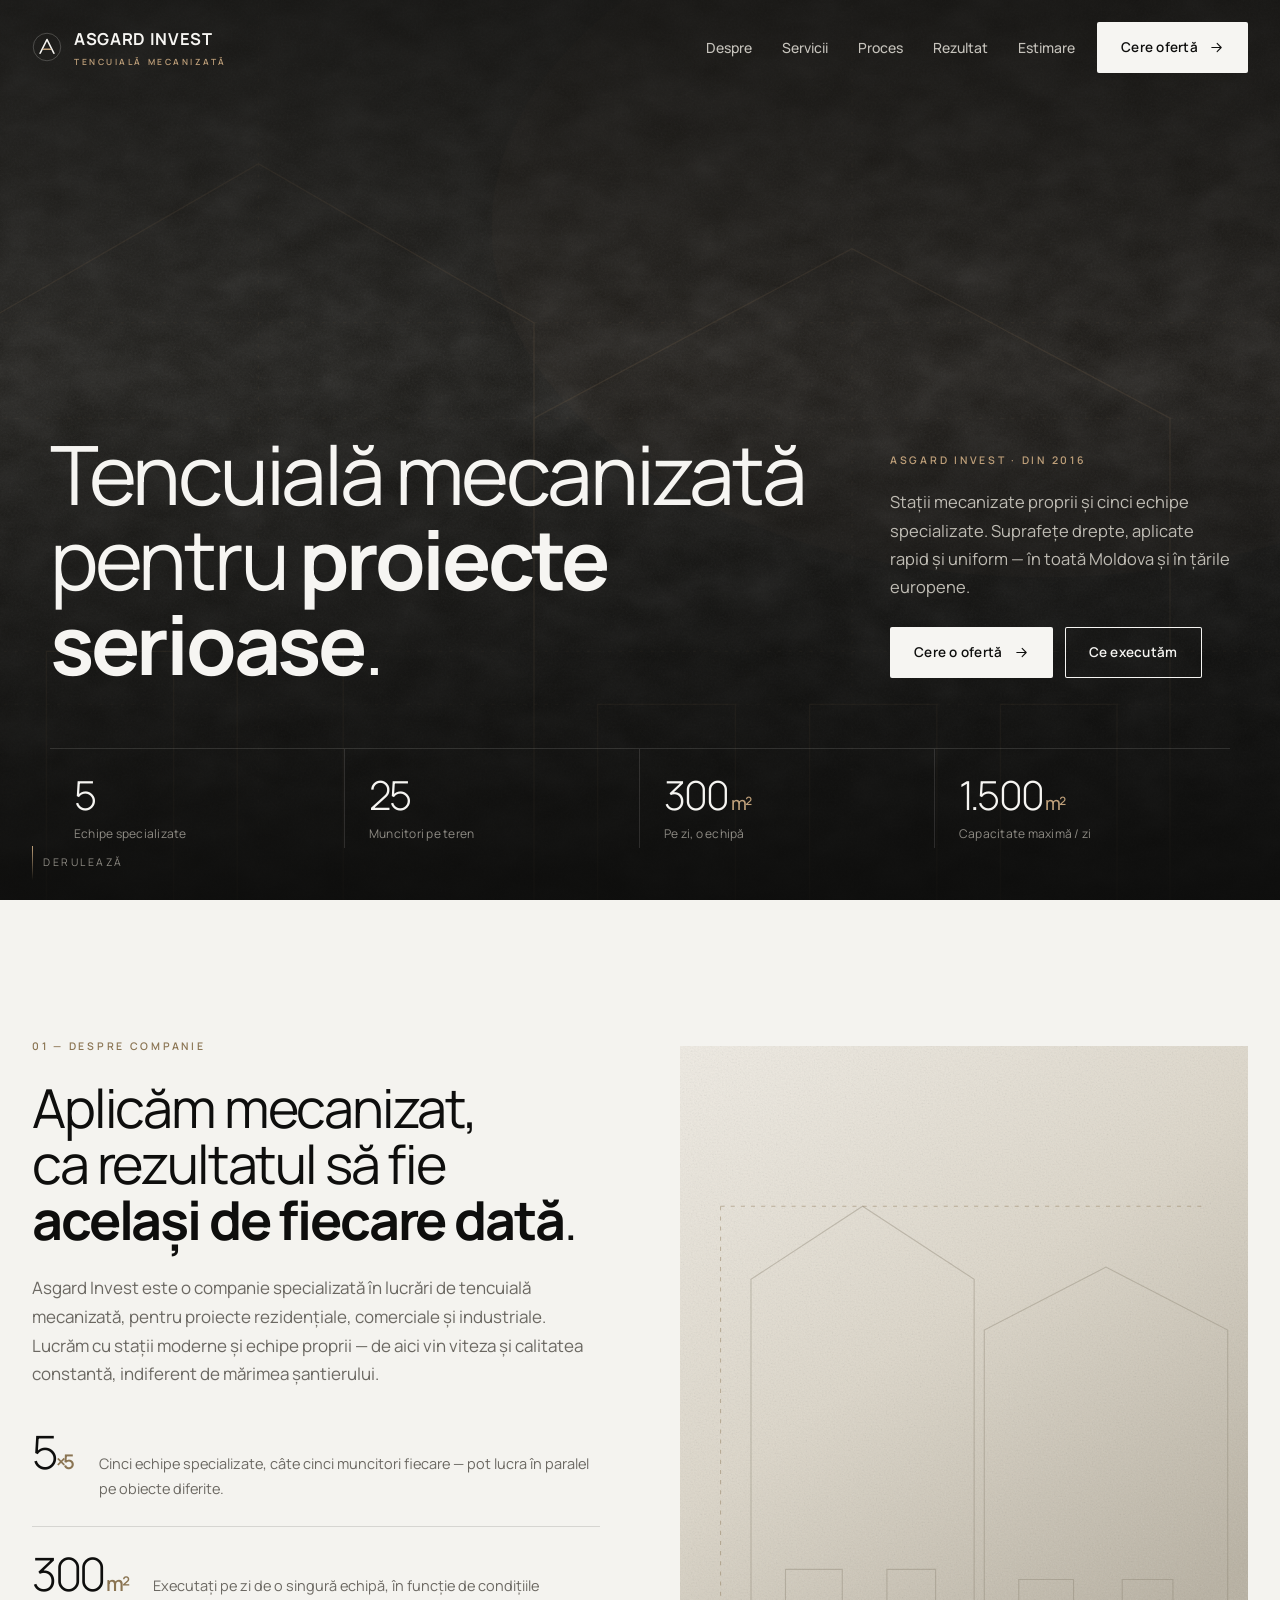
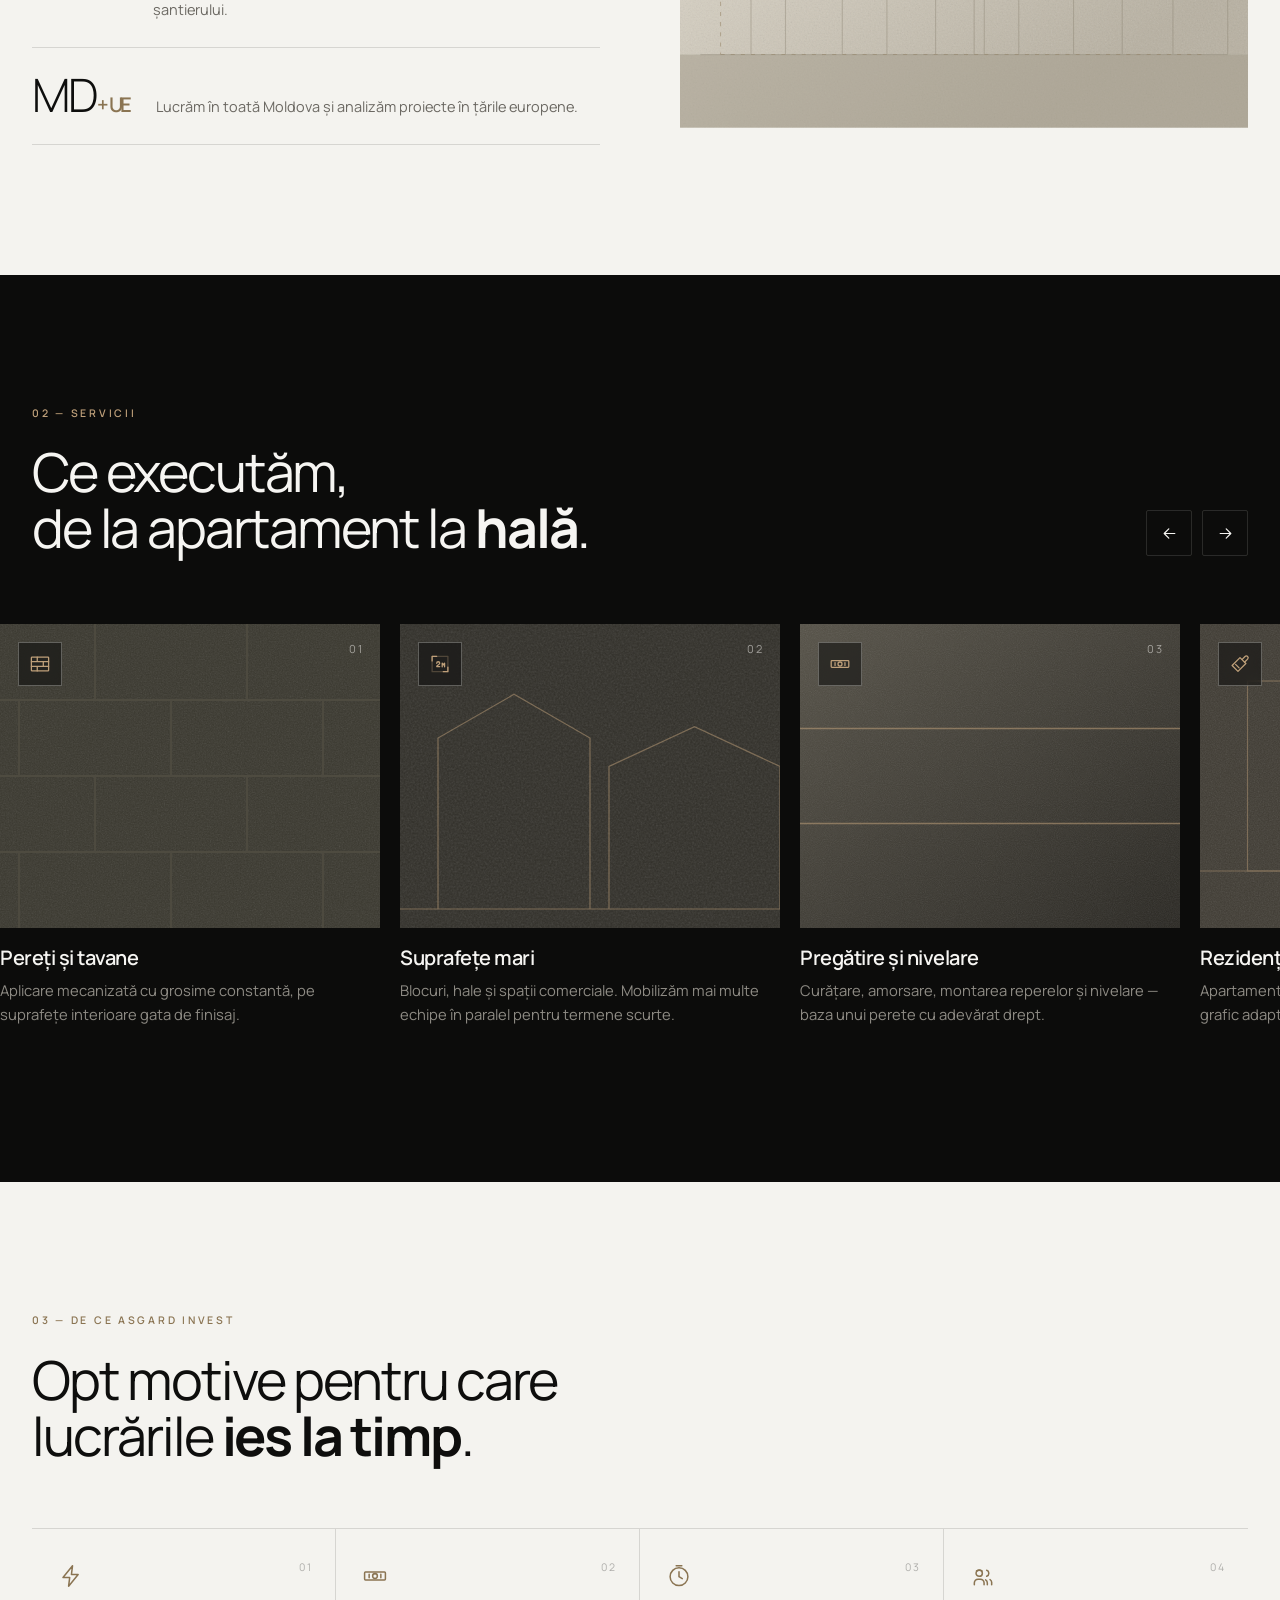
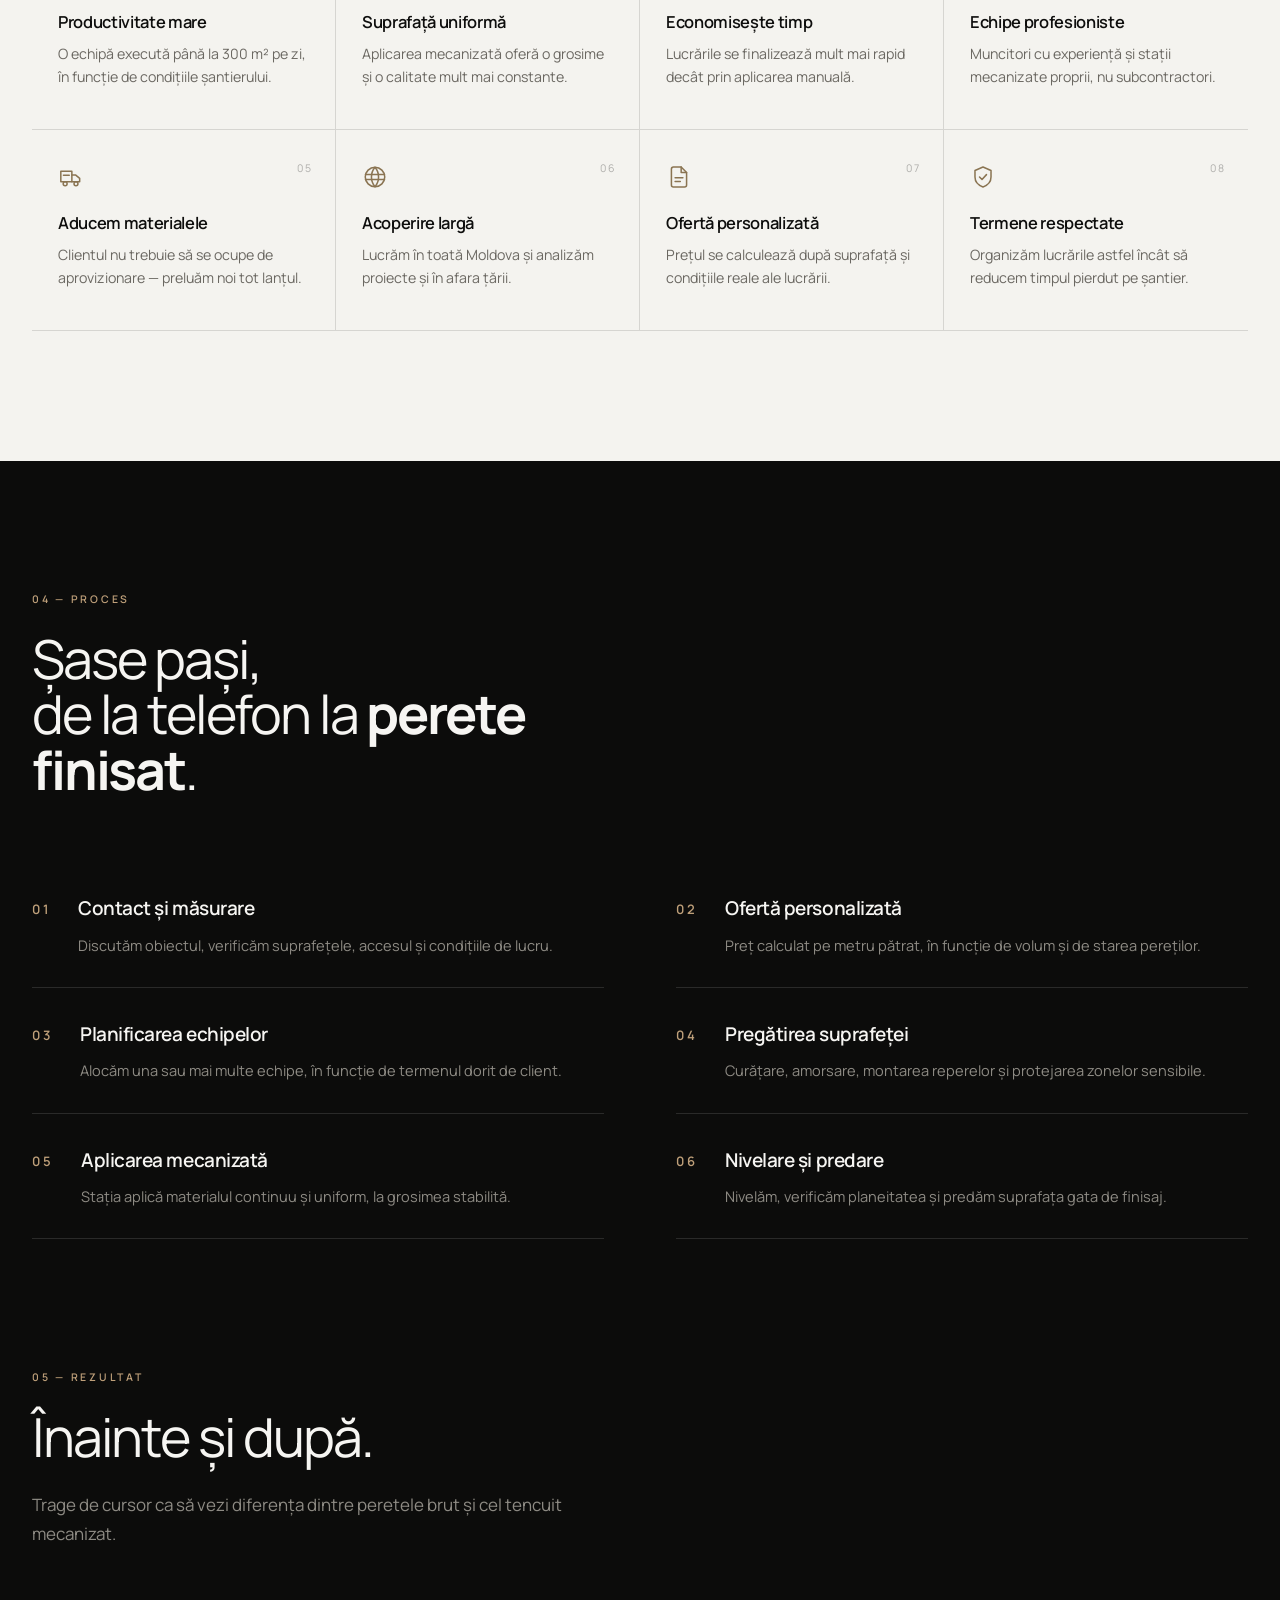
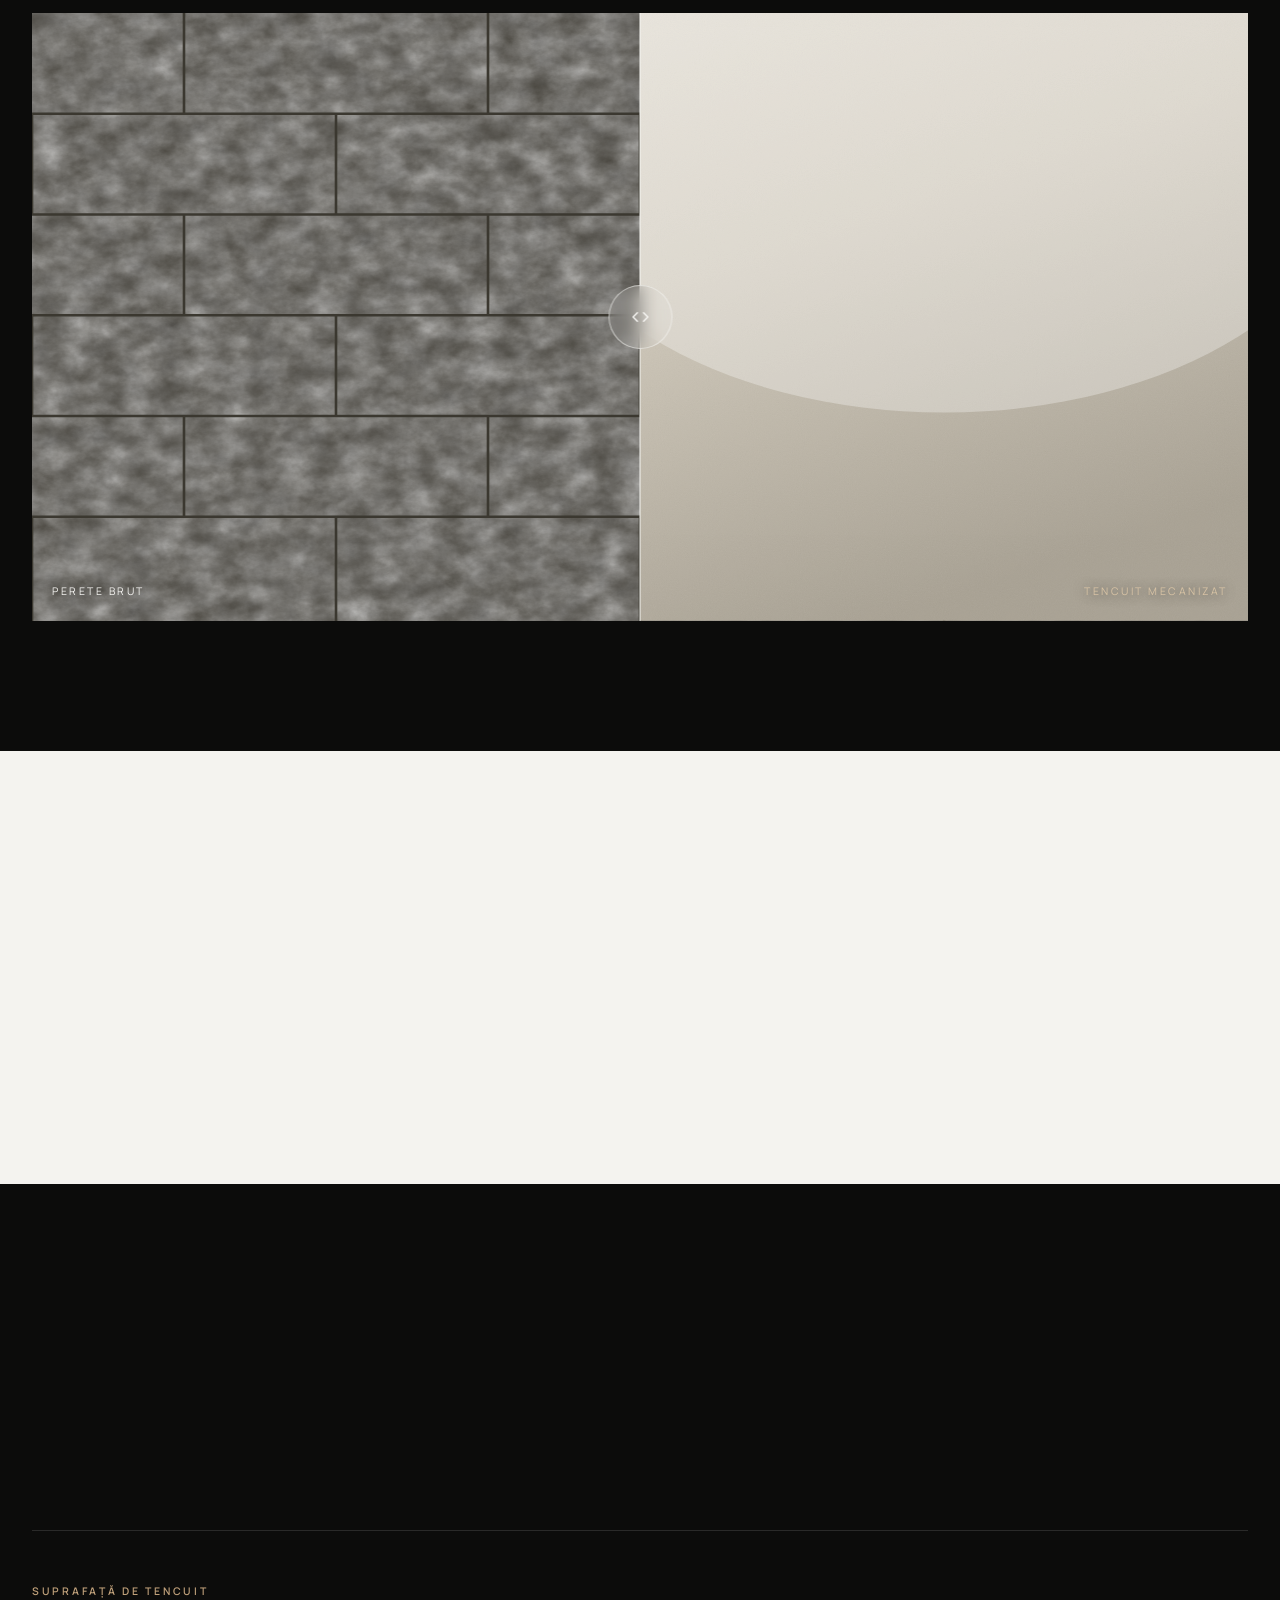
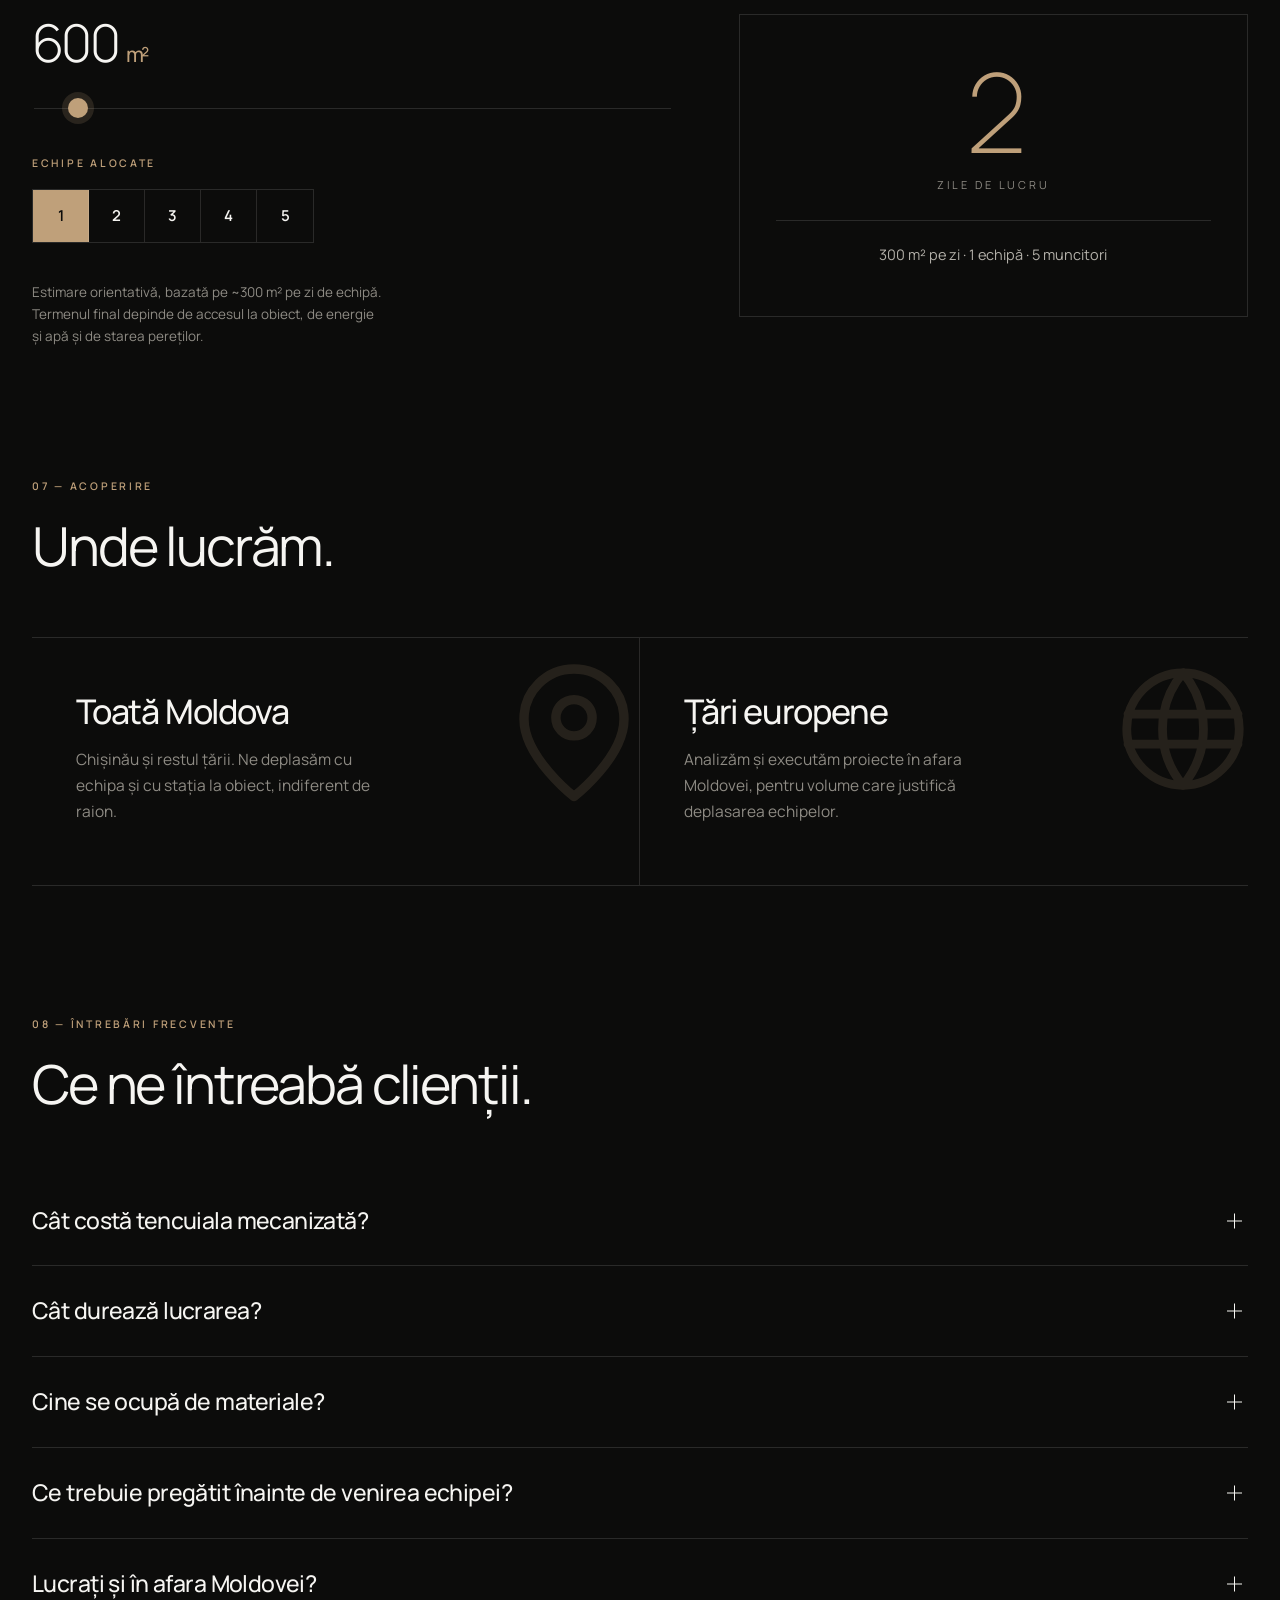
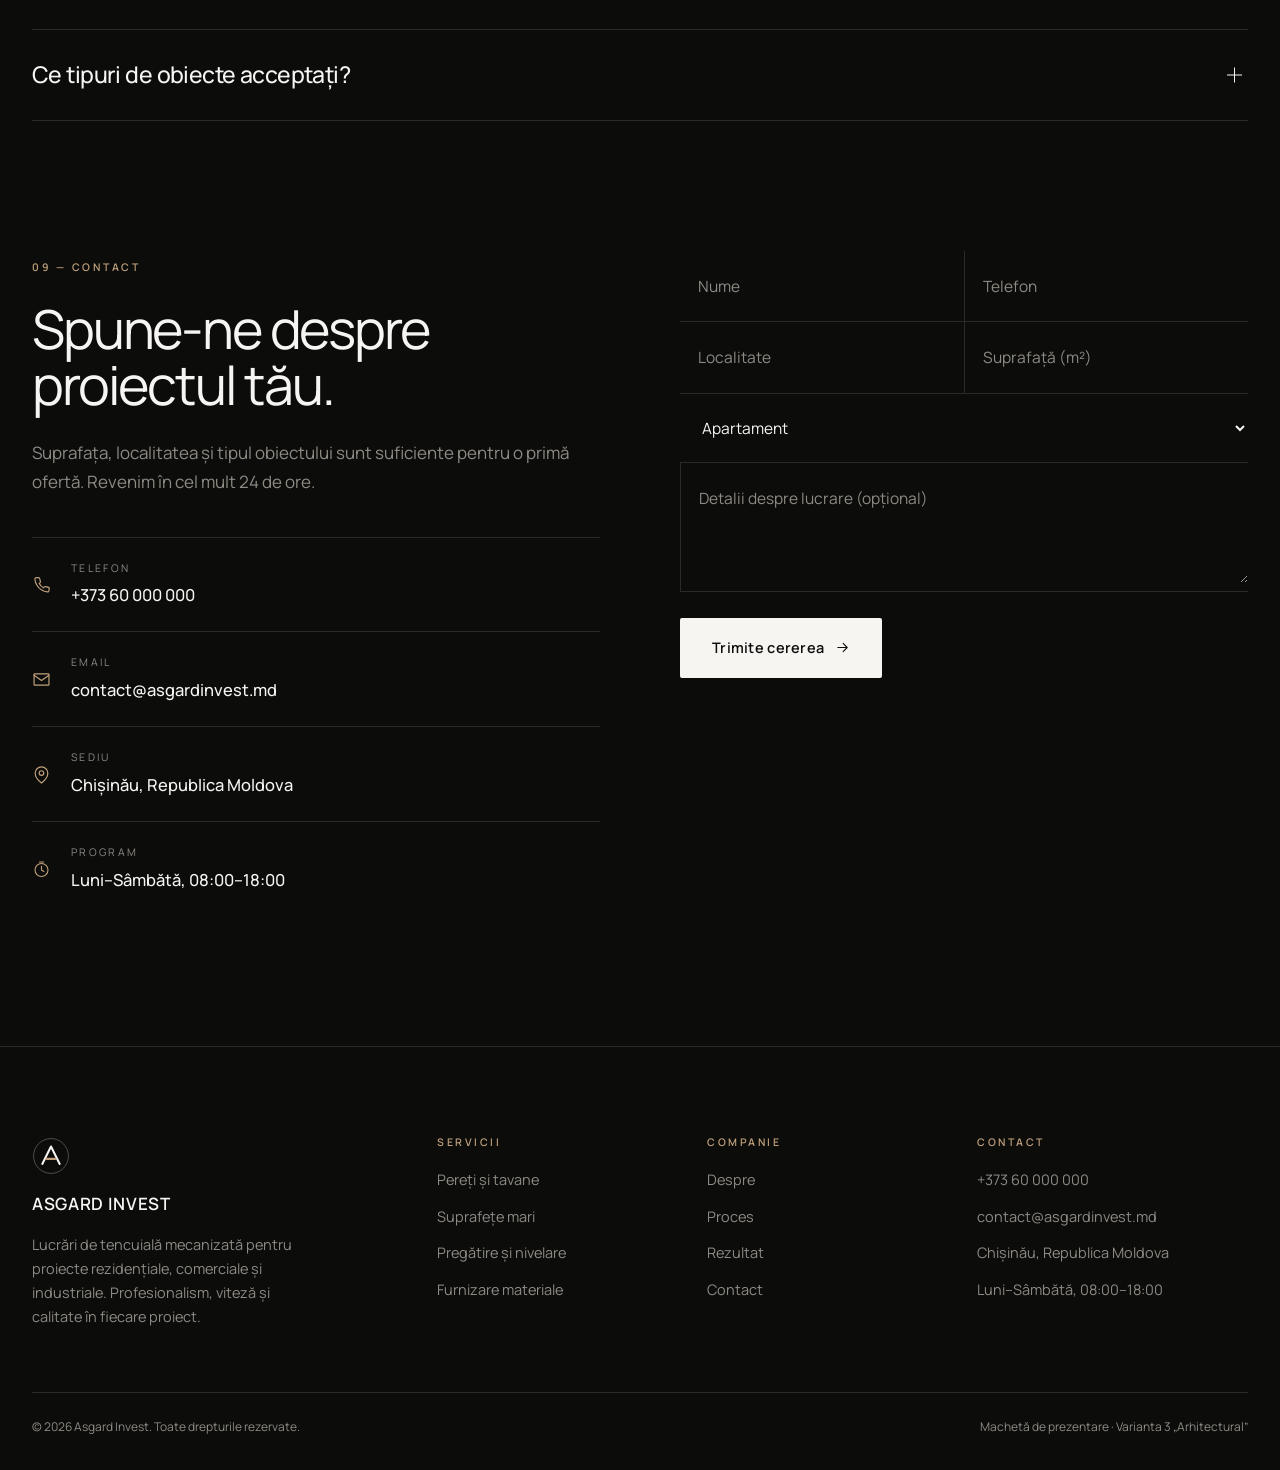
<file: v3/index.html>
<!DOCTYPE html>
<html lang="ro" data-variant="v3">
<head>
<meta charset="utf-8">
<meta name="viewport" content="width=device-width, initial-scale=1">
<title>Asgard Invest — Tencuială mecanizată | Varianta 3 „Arhitectural”</title>
<meta name="description" content="Asgard Invest — tencuială mecanizată pentru proiecte rezidențiale, comerciale și industriale. 5 echipe, 300 m² pe zi, Moldova și Europa.">
<link rel="stylesheet" href="../assets/fonts.css">
<style>
/* ============================================================
   ASGARD INVEST — VARIANTA 3: „ARHITECTURAL”
   Minimal editorial · dark/light alternat · nisip &amp; alamă
   ============================================================ */
:root{
  --d:#0C0C0B;         /* dark bg */
  --d-2:#141413;
  --l:#F4F3EF;         /* light bg */
  --l-2:#EAE8E2;
  --ink:#0E0E0D;
  --paper:#F6F5F2;
  --sand:#BFA07A;      /* accent cald */
  --sand-l:#D8C3A5;
  --mut-d:#8E8B84;     /* muted pe dark */
  --mut-l:#6B6862;     /* muted pe light */
  --brd-d:rgba(244,243,239,.13);
  --brd-l:rgba(14,14,13,.13);
  --ease:cubic-bezier(.16,1,.3,1);
  --maxw:1300px;
}
*{box-sizing:border-box}
html{background:var(--d);scroll-behavior:smooth}
body{
  margin:0;background:var(--d);color:var(--paper);
  font-family:'Manrope',system-ui,-apple-system,'Segoe UI',sans-serif;
  font-size:16.5px;line-height:1.7;font-weight:400;-webkit-font-smoothing:antialiased;overflow-x:hidden;
}
h1,h2,h3,h4{margin:0;font-weight:500;letter-spacing:-.035em;line-height:1.04}
p{margin:0}
a{color:inherit;text-decoration:none}
img,svg{max-width:100%;display:block}
button,input,select,textarea{font:inherit;color:inherit}
::selection{background:var(--sand);color:#0C0C0B}
:focus-visible{outline:1.5px solid var(--sand);outline-offset:4px}
.wrap{max-width:var(--maxw);margin:0 auto;padding:0 32px}
section{position:relative}
.lbl{font-size:10.5px;letter-spacing:.26em;text-transform:uppercase;font-weight:600;color:var(--sand)}
.sand{color:var(--sand)}

/* zone light */
.light{background:var(--l);color:var(--ink)}
.light .lbl{color:#8A7452}
.light .mut{color:var(--mut-l)}
.mut{color:var(--mut-d)}

/* ---------- reveal ---------- */
.rv{opacity:0;transform:translateY(24px);transition:opacity 1.05s var(--ease),transform 1.05s var(--ease)}
.rv.in{opacity:1;transform:none}
.rv-d1{transition-delay:.1s}.rv-d2{transition-delay:.2s}.rv-d3{transition-delay:.3s}
.rv-d4{transition-delay:.4s}.rv-d5{transition-delay:.5s}.rv-d6{transition-delay:.6s}
.curtain{position:relative;overflow:hidden}
.curtain::after{content:"";position:absolute;inset:0;background:var(--d);transform:scaleY(1);transform-origin:top;transition:transform 1.15s var(--ease);z-index:3}
.light .curtain::after{background:var(--l)}
.curtain.in::after{transform:scaleY(0)}
.curtain>*{transform:scale(1.1);transition:transform 1.6s var(--ease)}
.curtain.in>*{transform:scale(1)}
.mw{display:block;overflow:hidden}
.mw>span{display:block;transform:translateY(104%);transition:transform 1.1s var(--ease)}
.mw.in>span{transform:none}
.ln{display:block;height:1px;background:currentColor;opacity:.14;transform:scaleX(0);transform-origin:left;transition:transform 1.2s var(--ease)}
.ln.in{transform:scaleX(1)}

/* ---------- cursor ---------- */
.cur{position:fixed;top:0;left:0;width:9px;height:9px;border-radius:50%;background:var(--sand);pointer-events:none;z-index:999;transform:translate(-50%,-50%);transition:width .3s var(--ease),height .3s var(--ease),opacity .3s;mix-blend-mode:difference;opacity:0}
.cur.big{width:52px;height:52px;opacity:.55}

/* ---------- nav ---------- */
.nav{position:fixed;top:0;left:0;right:0;z-index:100;transition:.5s var(--ease);padding:22px 0}
.nav.stuck{background:rgba(12,12,11,.9);backdrop-filter:blur(18px);padding:14px 0;border-bottom:1px solid var(--brd-d)}
.nav-in{max-width:var(--maxw);margin:0 auto;padding:0 32px;display:flex;align-items:center;gap:22px}
.brand{display:flex;align-items:center;gap:12px}
.brand svg{width:30px;height:30px;flex:none}
.brand b{font-size:16.5px;font-weight:700;letter-spacing:.04em;text-transform:uppercase}
.brand small{display:block;font-size:8.5px;letter-spacing:.3em;color:var(--sand);font-weight:600;margin-top:2px}
.nav-links{display:flex;gap:30px;margin-left:auto}
.nav-links a{font-size:14px;font-weight:500;color:#C6C3BC;position:relative;padding:4px 0;transition:color .3s}
.nav-links a::after{content:"";position:absolute;left:0;right:0;bottom:0;height:1px;background:var(--sand);transform:scaleX(0);transform-origin:right;transition:transform .45s var(--ease)}
.nav-links a:hover{color:var(--paper)}
.nav-links a:hover::after{transform:scaleX(1);transform-origin:left}
.btn{
  display:inline-flex;align-items:center;gap:11px;cursor:pointer;border:none;
  background:var(--paper);color:var(--ink);padding:14px 24px;font-size:13.5px;font-weight:600;
  letter-spacing:.02em;border-radius:2px;transition:background .4s var(--ease),color .4s,gap .35s var(--ease);
}
.btn svg{width:15px;height:15px;transition:transform .4s var(--ease)}
.btn:hover{background:var(--sand);color:#0C0C0B;gap:15px}
.btn-o{background:transparent;color:inherit;box-shadow:inset 0 0 0 1px currentColor}
.btn-o:hover{background:var(--sand);color:#0C0C0B;box-shadow:inset 0 0 0 1px var(--sand)}
.btn-lg{padding:18px 32px;font-size:14.5px}
.nav-call{display:none;flex:none;width:44px;height:44px;border:1px solid var(--brd-d);border-radius:2px;
  align-items:center;justify-content:center;transition:.35s var(--ease)}
.nav-call svg{width:19px;height:19px;color:var(--sand)}
.nav-call:hover{background:var(--sand);border-color:var(--sand)}
.nav-call:hover svg{color:#0C0C0B}
.burger{display:none;flex:none;width:44px;height:44px;background:transparent;border:1px solid var(--brd-d);border-radius:2px;align-items:center;justify-content:center;cursor:pointer}
.burger span{display:block;width:17px;height:1px;background:var(--paper);position:relative;transition:.3s}
.burger span::before,.burger span::after{content:"";position:absolute;left:0;width:17px;height:1px;background:var(--paper);transition:.3s}
.burger span::before{top:-5px}.burger span::after{top:5px}
.nav.open .burger span{background:transparent}
.nav.open .burger span::before{top:0;transform:rotate(45deg)}
.nav.open .burger span::after{top:0;transform:rotate(-45deg)}
.mob{display:none;position:fixed;inset:0;z-index:99;background:var(--d);padding:120px 32px 40px;flex-direction:column}
.mob.on{display:flex}
.mob a{font-size:clamp(24px,7vw,38px);font-weight:500;letter-spacing:-.03em;padding:16px 0;border-bottom:1px solid var(--brd-d)}
.mob a:hover{color:var(--sand)}
.mob-foot{margin-top:auto;padding-top:24px;display:grid;gap:4px}
.mob .mob-foot a{font-size:16px;font-weight:500;letter-spacing:0;border-bottom:none;
  padding:13px 0;display:flex;align-items:center;gap:12px}
.mob .mob-foot .btn{justify-content:center;font-size:15px;padding:18px 24px;margin-bottom:10px;font-weight:600}
.mob-foot .mob-c svg{width:19px;height:19px;color:var(--sand);flex:none}

/* ---------- hero ---------- */
.hero{min-height:100svh;display:flex;flex-direction:column;justify-content:flex-end;padding:140px 0 0;position:relative;overflow:hidden}
.hero-bg{position:absolute;inset:0;z-index:0}
.hero-bg::after{content:"";position:absolute;inset:0;background:linear-gradient(180deg,rgba(12,12,11,.82) 0%,rgba(12,12,11,.5) 42%,rgba(12,12,11,.96) 100%)}
.hero-in{position:relative;z-index:2;padding-bottom:52px}
.hero-top{display:flex;align-items:flex-end;justify-content:space-between;gap:40px;flex-wrap:wrap}
h1.h1{font-size:clamp(38px,6.4vw,84px);font-weight:400;letter-spacing:-.04em;max-width:16ch}
h1.h1 b{font-weight:700}
.hero-r{max-width:34ch;padding-bottom:10px}
.hero-r p{color:#BFBCB4;font-size:16.5px}
.hero-cta{display:flex;gap:12px;margin-top:26px;flex-wrap:wrap}
.hero-meta{display:grid;grid-template-columns:repeat(4,1fr);border-top:1px solid var(--brd-d);margin-top:60px}
.hm{padding:26px 24px 4px;border-right:1px solid var(--brd-d)}
.hm:last-child{border-right:none}
.hm b{display:block;font-size:clamp(26px,3.2vw,40px);font-weight:300;letter-spacing:-.045em;line-height:1}
.hm b em{font-style:normal;font-size:.46em;color:var(--sand);font-weight:500}
.hm>span{display:block;margin-top:9px;font-size:12px;color:var(--mut-d);letter-spacing:.02em}
.scroll-c{position:absolute;left:32px;bottom:20px;z-index:3;display:flex;align-items:center;gap:10px;font-size:10.5px;letter-spacing:.24em;text-transform:uppercase;color:var(--mut-d)}
.scroll-c i{display:block;width:1px;height:34px;background:linear-gradient(180deg,var(--sand),transparent);animation:sc 2.2s infinite}
@keyframes sc{0%{transform:scaleY(0);transform-origin:top}45%{transform:scaleY(1);transform-origin:top}55%{transform:scaleY(1);transform-origin:bottom}100%{transform:scaleY(0);transform-origin:bottom}}

/* ---------- secțiuni ---------- */
.sec{padding:130px 0}
.sec-h{margin-bottom:64px}
.sec-h .lbl{display:block;margin-bottom:22px}
h2.h2{font-size:clamp(28px,4.2vw,56px);font-weight:400;letter-spacing:-.04em;max-width:20ch}
h2.h2 b{font-weight:700}
.sec-lead{margin-top:26px;max-width:56ch;font-size:17px}

/* despre */
.about{display:grid;grid-template-columns:minmax(0,1fr) minmax(0,1fr);gap:80px;align-items:center}
.stats-r{display:grid;gap:0;margin-top:16px}
.st-r{display:grid;grid-template-columns:auto 1fr;gap:26px;align-items:baseline;padding:24px 0;border-bottom:1px solid var(--brd-l)}
.st-r b{font-size:clamp(30px,3.6vw,46px);font-weight:300;letter-spacing:-.05em;line-height:1}
.st-r b em{font-style:normal;font-size:.44em;color:#8A7452;font-weight:600}
.st-r span{font-size:14.5px;color:var(--mut-l)}
.about-vis{aspect-ratio:3/3.6;overflow:hidden;position:relative}

/* servicii — bandă orizontală */
.strip-out{position:relative}
.strip{display:flex;gap:20px;overflow-x:auto;padding:4px 32px 26px;scroll-snap-type:x mandatory;cursor:grab;scrollbar-width:none}
.strip::-webkit-scrollbar{display:none}
.strip.grabbing{cursor:grabbing}
.srv-c{flex:0 0 min(78vw,380px);scroll-snap-align:start;position:relative}
.srv-v{aspect-ratio:4/3.2;overflow:hidden;position:relative;background:#1A1A18}
.srv-v svg{width:100%;height:100%;transition:transform 1.1s var(--ease)}
.srv-c:hover .srv-v svg{transform:scale(1.06)}
.srv-ico{position:absolute;left:18px;top:18px;width:44px;height:44px;border:1px solid rgba(244,243,239,.3);background:rgba(12,12,11,.55);backdrop-filter:blur(6px);display:flex;align-items:center;justify-content:center;z-index:2}
.srv-ico svg{width:22px;height:22px;color:var(--sand)}
.srv-c h3{margin-top:20px;font-size:20px;font-weight:600;letter-spacing:-.025em}
.srv-c p{margin-top:10px;font-size:14.8px;color:var(--mut-d);line-height:1.6}
.srv-c .n{position:absolute;right:16px;top:16px;z-index:2;font-size:11px;letter-spacing:.2em;color:rgba(244,243,239,.55)}
.strip-nav{display:flex;gap:10px;justify-content:flex-end;margin-top:6px}
.sbtn{width:46px;height:46px;border:1px solid var(--brd-d);background:transparent;cursor:pointer;display:flex;align-items:center;justify-content:center;transition:.35s var(--ease);border-radius:2px}
.sbtn svg{width:17px;height:17px}
.sbtn:hover{background:var(--sand);border-color:var(--sand);color:#0C0C0B}

/* avantaje */
.adv{display:grid;grid-template-columns:repeat(4,1fr);border-top:1px solid var(--brd-l)}
.adv-i{padding:34px 26px 40px;border-right:1px solid var(--brd-l);border-bottom:1px solid var(--brd-l);position:relative;transition:background .5s var(--ease)}
.adv-i:nth-child(4n){border-right:none}
.adv-i:hover{background:var(--l-2)}
.adv-i svg{width:26px;height:26px;color:#8A7452;margin-bottom:22px;transition:transform .5s var(--ease)}
.adv-i:hover svg{transform:translateY(-4px)}
.adv-i b{display:block;font-size:16.5px;font-weight:600;letter-spacing:-.02em;line-height:1.3}
.adv-i p{margin-top:11px;font-size:14.2px;color:var(--mut-l);line-height:1.6}
.adv-i .n{position:absolute;right:22px;top:30px;font-size:10.5px;letter-spacing:.18em;color:rgba(14,14,13,.3)}

/* proces */
.proc{display:grid;grid-template-columns:repeat(2,1fr);gap:0 72px}
.pr{display:grid;grid-template-columns:auto 1fr;gap:28px;padding:30px 0;border-bottom:1px solid var(--brd-d);align-items:start}
.pr .pn{font-size:13px;letter-spacing:.2em;color:var(--sand);padding-top:6px;font-weight:600}
.pr b{display:block;font-size:19px;font-weight:600;letter-spacing:-.025em}
.pr p{margin-top:9px;font-size:14.6px;color:var(--mut-d);line-height:1.6}

/* before/after */
.ba-wrap{position:relative;overflow:hidden;aspect-ratio:16/8;background:#111;cursor:ew-resize;user-select:none;touch-action:pan-y}
.ba-layer{position:absolute;inset:0}
.ba-after{clip-path:inset(0 0 0 50%)}
.ba-handle{touch-action:none;position:absolute;top:0;bottom:0;left:50%;width:1px;background:var(--paper);z-index:5;transform:translateX(-50%)}
.ba-knob{position:absolute;top:50%;left:50%;transform:translate(-50%,-50%);width:64px;height:64px;border-radius:50%;
  background:rgba(246,245,242,.1);backdrop-filter:blur(10px);border:1px solid rgba(246,245,242,.6);
  display:flex;align-items:center;justify-content:center}
.ba-knob svg{width:22px;height:22px;color:var(--paper)}
.ba-tag{position:absolute;bottom:20px;z-index:4;font-size:10.5px;letter-spacing:.24em;text-transform:uppercase;color:var(--paper);text-shadow:0 1px 12px rgba(0,0,0,.7)}
.ba-tag.l{left:20px}.ba-tag.r{right:20px;color:var(--sand-l)}

/* calculator */
.calc{display:grid;grid-template-columns:minmax(0,1fr) minmax(0,.8fr);gap:70px;align-items:center;border-top:1px solid var(--brd-d);padding-top:52px}
.calc-row{margin-bottom:38px}
.calc-row label{display:block;margin-bottom:16px}
.calc-val{font-size:clamp(34px,4.4vw,52px);font-weight:300;letter-spacing:-.05em;line-height:1;margin-bottom:20px}
.calc-val em{font-style:normal;font-size:.4em;color:var(--sand);font-weight:500}
.rng{width:100%;-webkit-appearance:none;height:1px;background:var(--brd-d);outline:none;cursor:pointer}
.rng::-webkit-slider-thumb{-webkit-appearance:none;width:20px;height:20px;border-radius:50%;background:var(--sand);cursor:grab;box-shadow:0 0 0 6px rgba(191,160,122,.16)}
.rng::-moz-range-thumb{width:18px;height:18px;border-radius:50%;background:var(--sand);border:none;cursor:grab}
.teams{display:flex;gap:0;border:1px solid var(--brd-d);width:max-content}
.team-b{width:56px;height:52px;background:transparent;border:none;border-right:1px solid var(--brd-d);color:inherit;cursor:pointer;font-size:15px;font-weight:600;transition:.3s}
.team-b:last-child{border-right:none}
.team-b:hover{background:rgba(191,160,122,.14)}
.team-b.on{background:var(--sand);color:#0C0C0B}
.calc-out{border:1px solid var(--brd-d);padding:48px 36px;text-align:center}
.calc-out .big{font-size:clamp(64px,9vw,110px);font-weight:200;letter-spacing:-.06em;line-height:.88;color:var(--sand)}
.calc-out .l2{margin-top:16px;font-size:11px;letter-spacing:.26em;text-transform:uppercase;color:var(--mut-d)}
.calc-out .sub{margin-top:26px;padding-top:22px;border-top:1px solid var(--brd-d);font-size:14.5px;color:#B3B0A9}
.calc-note{font-size:13.5px;color:var(--mut-d);line-height:1.65;max-width:44ch}

/* geo */
.geo{display:grid;grid-template-columns:repeat(2,1fr);gap:0;border-top:1px solid var(--brd-d);border-bottom:1px solid var(--brd-d)}
.geo-c{padding:56px 44px 60px;position:relative;overflow:hidden;border-right:1px solid var(--brd-d);transition:background .55s var(--ease)}
.geo-c:last-child{border-right:none}
.geo-c:hover{background:var(--d-2)}
.geo-c h3{font-size:clamp(24px,3vw,34px);font-weight:500;letter-spacing:-.035em}
.geo-c p{margin-top:16px;color:var(--mut-d);max-width:36ch;font-size:15.5px}
.geo-c svg.map{position:absolute;right:-10px;top:16px;width:150px;color:var(--sand);opacity:.14;transition:.6s var(--ease)}
.geo-c:hover svg.map{opacity:.26;transform:translateY(-6px)}

/* testimonial / citat */
.quote{text-align:center;max-width:820px;margin:0 auto}
.quote h3{font-size:clamp(24px,3.6vw,44px);font-weight:300;letter-spacing:-.04em;line-height:1.2;max-width:none}
.quote .who{margin-top:32px;font-size:13px;letter-spacing:.18em;text-transform:uppercase;color:var(--mut-l)}

/* faq */
.faq-i{border-bottom:1px solid var(--brd-d)}
.faq-q{width:100%;background:none;border:none;text-align:left;padding:30px 52px 30px 0;cursor:pointer;position:relative;
  font-size:clamp(17px,2.2vw,23px);font-weight:500;letter-spacing:-.025em;transition:color .35s;line-height:1.3}
.faq-q:hover{color:var(--sand)}
.faq-q .pl{position:absolute;right:6px;top:50%;transform:translateY(-50%);width:15px;height:15px}
.faq-q .pl::before,.faq-q .pl::after{content:"";position:absolute;background:currentColor;transition:transform .45s var(--ease),opacity .35s}
.faq-q .pl::before{left:0;top:7px;width:15px;height:1px}
.faq-q .pl::after{left:7px;top:0;width:1px;height:15px}
.faq-i.on .faq-q .pl::after{transform:rotate(90deg);opacity:0}
.faq-a{max-height:0;overflow:hidden;transition:max-height .6s var(--ease)}
.faq-a p{padding:0 60px 32px 0;color:var(--mut-d);font-size:16px;max-width:70ch}

/* contact */
.cont{display:grid;grid-template-columns:minmax(0,1fr) minmax(0,1fr);gap:80px;align-items:start}
.cont-l{margin-top:40px}
.cl-r{display:grid;grid-template-columns:auto 1fr;gap:20px;align-items:center;padding:22px 0;border-top:1px solid var(--brd-d);transition:padding-left .45s var(--ease)}
.cl-r:hover{padding-left:10px}
.cl-r svg{width:19px;height:19px;color:var(--sand)}
.cl-r span{display:block;font-size:10.5px;letter-spacing:.22em;text-transform:uppercase;color:var(--mut-d);margin-bottom:4px}
.cl-r b{font-size:16.5px;font-weight:500}
.form .fr{display:grid;grid-template-columns:1fr 1fr;gap:0}
.fld{position:relative;border-bottom:1px solid var(--brd-d);padding:0}
.fld+.fld{border-left:1px solid var(--brd-d)}
.inp{width:100%;padding:22px 18px;background:transparent;border:none;font-size:15.5px;outline:none}
.inp::placeholder{color:var(--mut-d)}
.fld:focus-within{background:rgba(191,160,122,.06)}
textarea.inp{min-height:120px;resize:vertical}
.form .btn{margin-top:26px}
.form-ok{display:none;margin-top:20px;border-left:2px solid var(--sand);padding:12px 18px;font-size:14.5px;color:var(--sand-l);background:rgba(191,160,122,.07)}
.form-ok.on{display:block}

/* footer */
footer{padding:90px 0 32px;border-top:1px solid var(--brd-d)}
.f-grid{display:grid;grid-template-columns:1.6fr 1fr 1fr 1.2fr;gap:44px}
.f-brand svg{width:38px;height:38px;margin-bottom:20px}
.f-brand p{margin-top:16px;font-size:14.5px;color:var(--mut-d);max-width:32ch;line-height:1.65}
footer h4{font-size:10.5px;letter-spacing:.24em;text-transform:uppercase;color:var(--sand);margin-bottom:20px;font-weight:600}
footer ul{padding:0;margin:0}footer li{list-style:none;margin-bottom:12px;font-size:14.5px;color:var(--mut-d)}
footer a:hover{color:var(--paper)}
.f-bot{margin-top:64px;padding-top:24px;border-top:1px solid var(--brd-d);display:flex;justify-content:space-between;gap:16px;flex-wrap:wrap;font-size:12px;color:var(--mut-d)}

/* responsive */
@media(max-width:1080px){
  .adv{grid-template-columns:repeat(2,1fr)}
  .adv-i:nth-child(4n){border-right:1px solid var(--brd-l)}
  .adv-i:nth-child(2n){border-right:none}
  .calc{grid-template-columns:1fr;gap:40px}
  .f-grid{grid-template-columns:1fr 1fr}
}
@media(max-width:900px){
  .nav-links{display:none}.burger{display:flex}
  .about{grid-template-columns:1fr;gap:44px}
  .proc{grid-template-columns:1fr;gap:0}
  .cont{grid-template-columns:1fr;gap:44px}
  .geo{grid-template-columns:1fr}
  .geo-c{border-right:none;border-bottom:1px solid var(--brd-d)}
  .hero-meta{grid-template-columns:repeat(2,1fr)}
  .hm{border-bottom:1px solid var(--brd-d)}
  .hm:nth-child(2){border-right:none}
  .scroll-c{display:none}
}
@media(max-width:640px){
  .sec{padding:82px 0}
  .wrap{padding:0 20px}
  .nav-in{padding:0 20px}
  .strip{padding:4px 20px 24px}
  .adv{grid-template-columns:1fr}
  .adv-i{border-right:none!important}
  .form .fr{grid-template-columns:1fr}
  .fld+.fld{border-left:none}
  .f-grid{grid-template-columns:1fr}
  .ba-wrap{aspect-ratio:4/3}
  .calc-out{padding:34px 22px}
}

/* ---------- rafinare mobila (override-uri la FINAL) ---------- */
@media(max-width:900px){
  .nav{padding:14px 0}
  .nav.stuck{padding:10px 0}
  .nav-in{gap:10px}
  .brand{flex:none;white-space:nowrap}
  .brand small{display:none}
  .nav-in .btn{display:none}
  .nav-call{display:inline-flex;margin-left:auto}
  .hero{padding-top:110px}
  .hero-cta{gap:10px}
  .hero-cta .btn{flex:1 1 100%;justify-content:center}
  .lbl{font-size:12px;letter-spacing:.2em}
  .hm{padding:20px 16px 4px}
  .hm b{font-size:30px;white-space:nowrap}
  .hm>span{font-size:13px;line-height:1.4}
  .ba-tag{font-size:12px;letter-spacing:.12em}
  .srv-c .n{font-size:12px}
  .rng{height:40px;background:transparent}
  .rng::-webkit-slider-runnable-track{height:1px;background:var(--brd-d)}
  .rng::-webkit-slider-thumb{margin-top:-9.5px}
  .rng::-moz-range-track{height:1px;background:var(--brd-d)}
  .teams{width:100%;display:grid;grid-template-columns:repeat(5,1fr)}
  .team-b{width:100%;height:54px}
  .calc-out{padding:38px 24px}
  .cl-r{padding:20px 0}
  .brand{padding:8px 0;min-height:44px}
  .cl-r span{font-size:12px}
  .form .btn{width:100%;justify-content:center;padding:18px 24px}
  footer li{margin-bottom:0}
  footer li a{display:inline-block;padding:11px 0}
  footer h4{font-size:12px}
  .f-bot{font-size:12.5px}
  .sbtn{width:48px;height:48px}
}
@media(max-width:400px){
  .nav-in{gap:8px}
  .brand svg{width:26px;height:26px}
  .brand b{font-size:15px}
}
@media(prefers-reduced-motion:reduce){
  *,*::before,*::after{animation-duration:.001ms!important;animation-iteration-count:1!important;transition-duration:.001ms!important}
  .rv{opacity:1;transform:none}.curtain::after{display:none}.curtain>*{transform:none}
  .mw>span{transform:none}.ln{transform:scaleX(1)}html{scroll-behavior:auto}.cur{display:none}
}
</style>
</head>
<body>
<div class="cur" id="cur"></div>

<!-- ==================== ICON SPRITE ==================== -->
<svg width="0" height="0" style="position:absolute" aria-hidden="true"><defs>
  <symbol id="i-machine" viewBox="0 0 24 24" fill="none" stroke="currentColor" stroke-width="1.4" stroke-linecap="round" stroke-linejoin="round">
    <rect x="2.5" y="8" width="10" height="9" rx="1.2"/><path d="M4.8 8V5.6h5.4V8"/><circle cx="5.4" cy="19" r="1.7"/><circle cx="10.4" cy="19" r="1.7"/>
    <path d="M12.5 10.4h3.2l2.4-3.1h3.4"/><path d="M19.6 4.6l2.2 2.7-2.2 2.7"/><path d="M5.6 12.4h3.8"/></symbol>
  <symbol id="i-trowel" viewBox="0 0 24 24" fill="none" stroke="currentColor" stroke-width="1.4" stroke-linecap="round" stroke-linejoin="round">
    <path d="M3.4 13.6 12 5l6.4 6.4-8.6 8.6-6.4-6.4z"/><path d="m14.4 7 3.1-3.1a2 2 0 0 1 2.8 0v0a2 2 0 0 1 0 2.8L17.2 9.8"/><path d="M7.2 12.4 11 16.2"/></symbol>
  <symbol id="i-wall" viewBox="0 0 24 24" fill="none" stroke="currentColor" stroke-width="1.4" stroke-linecap="round" stroke-linejoin="round">
    <rect x="2.6" y="4.4" width="18.8" height="15.2" rx=".8"/><path d="M2.6 9.5h18.8M2.6 14.6h18.8M9 4.4v5.1M15.6 9.5v5.1M9 14.6v5"/></symbol>
  <symbol id="i-sqm" viewBox="0 0 24 24" fill="none" stroke="currentColor" stroke-width="1.4" stroke-linecap="round" stroke-linejoin="round">
    <path d="M3.4 8.6V3.6h5"/><path d="M20.6 15.4v5h-5"/><rect x="3.4" y="3.6" width="17.2" height="16.8" opacity=".3"/>
    <path d="M8.4 14.8h3.3M8.4 14.8c0-1.5 3.3-2 3.3-3.6a1.65 1.65 0 0 0-3.3 0"/><path d="M14.4 15v-3.9l1.3 1.9 1.3-1.9V15"/></symbol>
  <symbol id="i-team" viewBox="0 0 24 24" fill="none" stroke="currentColor" stroke-width="1.4" stroke-linecap="round" stroke-linejoin="round">
    <path d="M4 20v-1.6a3.4 3.4 0 0 1 3.4-3.4h2.2a3.4 3.4 0 0 1 3.4 3.4V20"/><circle cx="8.5" cy="9.4" r="2.9"/>
    <path d="M6 7.4a5.6 5.6 0 0 1 5 0"/><path d="M16 20v-1.6a3.4 3.4 0 0 0-1.6-2.9"/><path d="M15.4 6.7a2.9 2.9 0 0 1 0 5.5"/><path d="M20 20v-2.2a3 3 0 0 0-1.5-2.5"/></symbol>
  <symbol id="i-truck" viewBox="0 0 24 24" fill="none" stroke="currentColor" stroke-width="1.4" stroke-linecap="round" stroke-linejoin="round">
    <path d="M2.6 6.6h10.2v9.8H2.6z"/><path d="M12.8 10.2h3.6l3.6 3v3.2h-7.2"/><circle cx="6.6" cy="18.2" r="1.8"/><circle cx="16.6" cy="18.2" r="1.8"/><path d="M5 10.4h5.4"/></symbol>
  <symbol id="i-clock" viewBox="0 0 24 24" fill="none" stroke="currentColor" stroke-width="1.4" stroke-linecap="round" stroke-linejoin="round">
    <circle cx="12" cy="12.6" r="8.2"/><path d="M12 8v4.6l3 1.8"/><path d="M9.4 2.6h5.2"/></symbol>
  <symbol id="i-europe" viewBox="0 0 24 24" fill="none" stroke="currentColor" stroke-width="1.4" stroke-linecap="round" stroke-linejoin="round">
    <circle cx="12" cy="12" r="9"/><path d="M3.2 9.6h17.6M3.2 14.4h17.6"/><path d="M12 3a14 14 0 0 1 0 18 14 14 0 0 1 0-18z"/></symbol>
  <symbol id="i-shield" viewBox="0 0 24 24" fill="none" stroke="currentColor" stroke-width="1.4" stroke-linecap="round" stroke-linejoin="round">
    <path d="M12 2.8 4.6 6v6.1c0 4.4 3.1 7.6 7.4 9.1 4.3-1.5 7.4-4.7 7.4-9.1V6z"/><path d="m8.8 12 2.3 2.3 4.1-4.5"/></symbol>
  <symbol id="i-level" viewBox="0 0 24 24" fill="none" stroke="currentColor" stroke-width="1.4" stroke-linecap="round" stroke-linejoin="round">
    <rect x="2.4" y="8.4" width="19.2" height="7.2" rx=".8"/><circle cx="12" cy="12" r="2.2"/><path d="M6.6 10.4v3.2M17.4 10.4v3.2"/></symbol>
  <symbol id="i-bolt" viewBox="0 0 24 24" fill="none" stroke="currentColor" stroke-width="1.4" stroke-linecap="round" stroke-linejoin="round"><path d="M13.4 2.6 4.6 13.4h6.2l-1 8 8.8-10.8h-6.2z"/></symbol>
  <symbol id="i-doc" viewBox="0 0 24 24" fill="none" stroke="currentColor" stroke-width="1.4" stroke-linecap="round" stroke-linejoin="round">
    <path d="M14 2.8H6.8A1.8 1.8 0 0 0 5 4.6v14.8a1.8 1.8 0 0 0 1.8 1.8h10.4a1.8 1.8 0 0 0 1.8-1.8V7.8z"/><path d="M14 2.8v5h5"/><path d="M8.4 12.6h7.2M8.4 16.2h4.8"/></symbol>
  <symbol id="i-arrow" viewBox="0 0 24 24" fill="none" stroke="currentColor" stroke-width="1.7" stroke-linecap="round" stroke-linejoin="round"><path d="M4.5 12h15M13 5.5l6.5 6.5L13 18.5"/></symbol>
  <symbol id="i-larrow" viewBox="0 0 24 24" fill="none" stroke="currentColor" stroke-width="1.7" stroke-linecap="round" stroke-linejoin="round"><path d="M19.5 12h-15M11 5.5 4.5 12l6.5 6.5"/></symbol>
  <symbol id="i-phone" viewBox="0 0 24 24" fill="none" stroke="currentColor" stroke-width="1.5" stroke-linecap="round" stroke-linejoin="round"><path d="M21.5 16.9v2.7a1.8 1.8 0 0 1-2 1.8 17.8 17.8 0 0 1-7.7-2.8 17.5 17.5 0 0 1-5.4-5.4A17.8 17.8 0 0 1 3.6 5.4a1.8 1.8 0 0 1 1.8-2h2.7a1.8 1.8 0 0 1 1.8 1.6c.1 1 .3 1.9.7 2.8a1.8 1.8 0 0 1-.4 1.9l-1.1 1.1a14.4 14.4 0 0 0 5.4 5.4l1.1-1.1a1.8 1.8 0 0 1 1.9-.4c.9.3 1.8.6 2.8.7a1.8 1.8 0 0 1 1.6 1.8z"/></symbol>
  <symbol id="i-mail" viewBox="0 0 24 24" fill="none" stroke="currentColor" stroke-width="1.5" stroke-linecap="round" stroke-linejoin="round"><rect x="2.6" y="4.8" width="18.8" height="14.4" rx=".8"/><path d="m2.6 6.6 9.4 6.6 9.4-6.6"/></symbol>
  <symbol id="i-pin" viewBox="0 0 24 24" fill="none" stroke="currentColor" stroke-width="1.5" stroke-linecap="round" stroke-linejoin="round"><path d="M20 10.4c0 6.2-8 12.4-8 12.4s-8-6.2-8-12.4a8 8 0 0 1 16 0z"/><circle cx="12" cy="10.2" r="2.9"/></symbol>
  <symbol id="i-drag" viewBox="0 0 24 24" fill="none" stroke="currentColor" stroke-width="1.6" stroke-linecap="round" stroke-linejoin="round"><path d="M8.6 7.4 4 12l4.6 4.6M15.4 7.4 20 12l-4.6 4.6"/></symbol>
  <symbol id="i-logo" viewBox="0 0 48 48" fill="none">
    <path d="M13 34 24 12l11 22" stroke="currentColor" stroke-width="2.6" stroke-linejoin="round" stroke-linecap="round"/>
    <path d="M18.4 27.6h11.2" stroke="#BFA07A" stroke-width="2.6" stroke-linecap="round"/>
    <circle cx="24" cy="24" r="22" stroke="currentColor" stroke-width="1" opacity=".35"/></symbol>
</defs></svg>

<!-- ==================== NAV ==================== -->
<header class="nav" id="nav">
  <div class="nav-in">
    <a href="#top" class="brand"><svg style="color:#F6F5F2"><use href="#i-logo"/></svg><span><b>Asgard Invest</b><small>TENCUIALĂ MECANIZATĂ</small></span></a>
    <nav class="nav-links">
      <a href="#despre">Despre</a><a href="#servicii">Servicii</a><a href="#proces">Proces</a>
      <a href="#rezultat">Rezultat</a><a href="#calcul">Estimare</a>
    </nav>
    <a href="#contact" class="btn">Cere ofertă <svg><use href="#i-arrow"/></svg></a>
    <a href="tel:+37360000000" class="nav-call" aria-label="Sună acum"><svg><use href="#i-phone"/></svg></a>
    <button class="burger" id="burger" aria-label="Meniu"><span></span></button>
  </div>
</header>
<div class="mob" id="mob">
  <a href="#despre">Despre</a><a href="#servicii">Servicii</a><a href="#proces">Proces</a>
  <a href="#rezultat">Rezultat</a><a href="#calcul">Estimare</a><a href="#contact">Contact</a>
  <div class="mob-foot">
    <a href="#contact" class="btn btn-lg">Cere o ofertă <svg><use href="#i-arrow"/></svg></a>
    <a href="tel:+37360000000" class="mob-c"><svg><use href="#i-phone"/></svg> +373 60 000 000</a>
    <a href="mailto:contact@asgardinvest.md" class="mob-c"><svg><use href="#i-mail"/></svg> contact@asgardinvest.md</a>
  </div>
</div>

<main id="top">
<!-- ==================== HERO ==================== -->
<section class="hero">
  <div class="hero-bg" id="heroBg">
    <svg viewBox="0 0 1600 900" preserveAspectRatio="xMidYMid slice" style="width:100%;height:100%">
      <defs>
        <filter id="v3n"><feTurbulence type="fractalNoise" baseFrequency="0.55" numOctaves="4" seed="17"/><feColorMatrix type="saturate" values="0"/><feComponentTransfer><feFuncA type="linear" slope=".24"/></feComponentTransfer></filter>
        <filter id="v3r"><feTurbulence type="fractalNoise" baseFrequency="0.02 0.03" numOctaves="5" seed="3"/><feColorMatrix type="saturate" values="0"/><feComponentTransfer><feFuncA type="linear" slope=".55"/></feComponentTransfer></filter>
        <linearGradient id="v3g" x1="0" y1="0" x2=".8" y2="1">
          <stop offset="0" stop-color="#4A463F"/><stop offset=".45" stop-color="#2A2823"/><stop offset="1" stop-color="#111110"/>
        </linearGradient>
      </defs>
      <rect width="1600" height="900" fill="url(#v3g)"/>
      <rect width="1600" height="900" filter="url(#v3r)" opacity=".55"/>
      <rect width="1600" height="900" filter="url(#v3n)" opacity=".7"/>
      <!-- arhitectură liniară -->
      <g stroke="#BFA07A" fill="none" opacity=".3" stroke-width="1.2">
        <path d="M180 900V330l260-150 260 150v570"/>
        <path d="M700 900V420l300-160 300 160v480"/>
        <path d="M240 900V640h120v260M420 900V640h100v260M760 900V690h130v210M960 900V690h120v210M1140 900V690h110v210"/>
      </g>
      <g stroke="#BFA07A" opacity=".16" stroke-dasharray="3 7" stroke-width="1">
        <path d="M0 330h1600M0 420h1600M0 640h1600M0 690h1600"/>
        <path d="M440 0v900M1000 0v900"/>
      </g>
      <ellipse cx="1180" cy="240" rx="520" ry="330" fill="#BFA07A" opacity=".07"/>
    </svg>
  </div>
  <div class="wrap hero-in">
    <div class="hero-top">
      <h1 class="h1">
        <span class="mw" id="m1"><span>Tencuială mecanizată</span></span>
        <span class="mw" id="m2"><span>pentru <b>proiecte serioase</b>.</span></span>
      </h1>
      <div class="hero-r">
        <span class="lbl rv rv-d2">Asgard Invest · din 2016</span>
        <p class="rv rv-d3" style="margin-top:16px">Stații mecanizate proprii și cinci echipe specializate. Suprafețe drepte, aplicate rapid și uniform — în toată Moldova și în țările europene.</p>
        <div class="hero-cta rv rv-d4">
          <a href="#contact" class="btn">Cere o ofertă <svg><use href="#i-arrow"/></svg></a>
          <a href="#servicii" class="btn btn-o">Ce executăm</a>
        </div>
      </div>
    </div>
    <div class="hero-meta">
      <div class="hm rv rv-d2"><b><span class="cnt" data-to="5">0</span></b><span>Echipe specializate</span></div>
      <div class="hm rv rv-d3"><b><span class="cnt" data-to="25">0</span></b><span>Muncitori pe teren</span></div>
      <div class="hm rv rv-d4"><b><span class="cnt" data-to="300">0</span><em> m²</em></b><span>Pe zi, o echipă</span></div>
      <div class="hm rv rv-d5"><b><span class="cnt" data-to="1500">0</span><em> m²</em></b><span>Capacitate maximă / zi</span></div>
    </div>
  </div>
  <div class="scroll-c"><i></i> Derulează</div>
</section>

<!-- ==================== DESPRE (light) ==================== -->
<section class="sec light" id="despre">
  <div class="wrap about">
    <div>
      <span class="lbl rv">01 — Despre companie</span>
      <h2 class="h2 rv rv-d1" style="margin-top:22px">Aplicăm mecanizat,<br>ca rezultatul să fie <b>același de fiecare dată</b>.</h2>
      <p class="sec-lead mut rv rv-d2">Asgard Invest este o companie specializată în lucrări de tencuială mecanizată, pentru proiecte rezidențiale, comerciale și industriale. Lucrăm cu stații moderne și echipe proprii — de aici vin viteza și calitatea constantă, indiferent de mărimea șantierului.</p>
      <div class="stats-r">
        <div class="st-r rv rv-d3"><b>5<em>×5</em></b><span>Cinci echipe specializate, câte cinci muncitori fiecare — pot lucra în paralel pe obiecte diferite.</span></div>
        <div class="st-r rv rv-d4"><b>300<em> m²</em></b><span>Executați pe zi de o singură echipă, în funcție de condițiile șantierului.</span></div>
        <div class="st-r rv rv-d5"><b>MD<em> + UE</em></b><span>Lucrăm în toată Moldova și analizăm proiecte în țările europene.</span></div>
      </div>
    </div>
    <div class="about-vis rv rv-d2 curtain">
      <svg viewBox="0 0 560 672" preserveAspectRatio="xMidYMid slice" style="width:100%;height:100%">
        <defs>
          <filter id="v3p"><feTurbulence type="fractalNoise" baseFrequency="0.62" numOctaves="4" seed="23"/><feColorMatrix type="saturate" values="0"/><feComponentTransfer><feFuncA type="linear" slope=".22"/></feComponentTransfer></filter>
          <linearGradient id="v3g2" x1="0" y1="0" x2=".6" y2="1"><stop offset="0" stop-color="#EFEBE3"/><stop offset=".5" stop-color="#DCD6C9"/><stop offset="1" stop-color="#B8B1A2"/></linearGradient>
        </defs>
        <rect width="560" height="672" fill="url(#v3g2)"/>
        <rect width="560" height="672" filter="url(#v3p)" opacity=".8"/>
        <g stroke="#8A8271" fill="none" opacity=".4" stroke-width="1.1">
          <path d="M70 600V230l110-72 110 72v370"/><path d="M300 600V280l120-62 120 62v320"/>
          <path d="M104 600v-84h56v84M204 600v-84h48v84M334 600v-74h54v74M436 600v-74h50v74"/>
          <path d="M20 600h520"/>
        </g>
        <g stroke="#8A7452" opacity=".45" stroke-width="1" stroke-dasharray="4 6"><path d="M40 158h480M40 600h480"/><path d="M40 158v442"/></g>
        <rect x="0" y="600" width="560" height="72" fill="#A79F8F" opacity=".55"/>
      </svg>
    </div>
  </div>
</section>

<!-- ==================== SERVICII (dark, bandă) ==================== -->
<section class="sec" id="servicii">
  <div class="wrap sec-h">
    <span class="lbl rv">02 — Servicii</span>
    <div style="display:flex;justify-content:space-between;align-items:flex-end;gap:36px;flex-wrap:wrap;margin-top:22px">
      <h2 class="h2 rv rv-d1">Ce executăm,<br>de la apartament la <b>hală</b>.</h2>
      <div class="strip-nav rv rv-d2">
        <button class="sbtn" id="sPrev" aria-label="Înapoi"><svg><use href="#i-larrow"/></svg></button>
        <button class="sbtn" id="sNext" aria-label="Înainte"><svg><use href="#i-arrow"/></svg></button>
      </div>
    </div>
  </div>
  <div class="strip-out">
    <div class="strip" id="strip">
      <article class="srv-c"><div class="srv-v"><span class="n">01</span><div class="srv-ico"><svg><use href="#i-wall"/></svg></div>
        <svg viewBox="0 0 400 320" preserveAspectRatio="xMidYMid slice"><defs><filter id="s1"><feTurbulence type="fractalNoise" baseFrequency="0.7" numOctaves="3" seed="2"/><feColorMatrix type="saturate" values="0"/><feComponentTransfer><feFuncA type="linear" slope=".2"/></feComponentTransfer></filter></defs>
        <rect width="400" height="320" fill="#3A382F"/><rect width="400" height="320" filter="url(#s1)" opacity=".7"/>
        <g stroke="#4E4B40" stroke-width="2"><path d="M0 80h400M0 160h400M0 240h400"/><path d="M100 0v80M260 0v80M20 80v80M180 80v80M340 80v80M100 160v80M260 160v80M20 240v80M180 240v80M340 240v80"/></g></svg></div>
        <h3>Pereți și tavane</h3><p>Aplicare mecanizată cu grosime constantă, pe suprafețe interioare gata de finisaj.</p></article>

      <article class="srv-c"><div class="srv-v"><span class="n">02</span><div class="srv-ico"><svg><use href="#i-sqm"/></svg></div>
        <svg viewBox="0 0 400 320" preserveAspectRatio="xMidYMid slice"><defs><filter id="s2"><feTurbulence type="fractalNoise" baseFrequency="0.5" numOctaves="4" seed="8"/><feColorMatrix type="saturate" values="0"/><feComponentTransfer><feFuncA type="linear" slope=".22"/></feComponentTransfer></filter></defs>
        <rect width="400" height="320" fill="#312F29"/><rect width="400" height="320" filter="url(#s2)" opacity=".7"/>
        <g stroke="#BFA07A" fill="none" opacity=".5" stroke-width="1.3"><path d="M40 300V120l80-46 80 46v180"/><path d="M220 300V150l90-42 90 42v150"/><path d="M0 300h400"/></g></svg></div>
        <h3>Suprafețe mari</h3><p>Blocuri, hale și spații comerciale. Mobilizăm mai multe echipe în paralel pentru termene scurte.</p></article>

      <article class="srv-c"><div class="srv-v"><span class="n">03</span><div class="srv-ico"><svg><use href="#i-level"/></svg></div>
        <svg viewBox="0 0 400 320" preserveAspectRatio="xMidYMid slice"><defs><filter id="s3"><feTurbulence type="fractalNoise" baseFrequency="0.9" numOctaves="3" seed="12"/><feColorMatrix type="saturate" values="0"/><feComponentTransfer><feFuncA type="linear" slope=".18"/></feComponentTransfer></filter>
        <linearGradient id="s3g" x1="0" y1="0" x2="1" y2="1"><stop offset="0" stop-color="#565248"/><stop offset="1" stop-color="#2A2823"/></linearGradient></defs>
        <rect width="400" height="320" fill="url(#s3g)"/><rect width="400" height="320" filter="url(#s3)" opacity=".7"/>
        <g stroke="#BFA07A" opacity=".55" stroke-width="1.4"><path d="M0 110h400M0 210h400"/></g></svg></div>
        <h3>Pregătire și nivelare</h3><p>Curățare, amorsare, montarea reperelor și nivelare — baza unui perete cu adevărat drept.</p></article>

      <article class="srv-c"><div class="srv-v"><span class="n">04</span><div class="srv-ico"><svg><use href="#i-trowel"/></svg></div>
        <svg viewBox="0 0 400 320" preserveAspectRatio="xMidYMid slice"><defs><filter id="s4"><feTurbulence type="fractalNoise" baseFrequency="0.75" numOctaves="3" seed="19"/><feColorMatrix type="saturate" values="0"/><feComponentTransfer><feFuncA type="linear" slope=".2"/></feComponentTransfer></filter></defs>
        <rect width="400" height="320" fill="#403C34"/><rect width="400" height="320" filter="url(#s4)" opacity=".75"/>
        <g stroke="#BFA07A" fill="none" opacity=".45" stroke-width="1.2"><rect x="50" y="60" width="130" height="200"/><rect x="220" y="100" width="130" height="160"/><path d="M0 260h400"/></g></svg></div>
        <h3>Rezidențial și comercial</h3><p>Apartamente, case, blocuri noi și clădiri comerciale, cu grafic adaptat ritmului șantierului.</p></article>

      <article class="srv-c"><div class="srv-v"><span class="n">05</span><div class="srv-ico"><svg><use href="#i-truck"/></svg></div>
        <svg viewBox="0 0 400 320" preserveAspectRatio="xMidYMid slice"><defs><filter id="s5"><feTurbulence type="fractalNoise" baseFrequency="0.6" numOctaves="4" seed="27"/><feColorMatrix type="saturate" values="0"/><feComponentTransfer><feFuncA type="linear" slope=".22"/></feComponentTransfer></filter></defs>
        <rect width="400" height="320" fill="#35322B"/><rect width="400" height="320" filter="url(#s5)" opacity=".72"/>
        <g fill="#BFA07A" opacity=".3"><rect x="60" y="180" width="70" height="90"/><rect x="145" y="150" width="70" height="120"/><rect x="230" y="196" width="70" height="74"/></g>
        <path d="M0 270h400" stroke="#BFA07A" opacity=".5"/></svg></div>
        <h3>Furnizarea materialelor</h3><p>La cererea clientului livrăm și aplicăm materialul — fără drumuri și comenzi în plus.</p></article>

      <article class="srv-c"><div class="srv-v"><span class="n">06</span><div class="srv-ico"><svg><use href="#i-europe"/></svg></div>
        <svg viewBox="0 0 400 320" preserveAspectRatio="xMidYMid slice"><defs><filter id="s6"><feTurbulence type="fractalNoise" baseFrequency="0.55" numOctaves="4" seed="33"/><feColorMatrix type="saturate" values="0"/><feComponentTransfer><feFuncA type="linear" slope=".2"/></feComponentTransfer></filter></defs>
        <rect width="400" height="320" fill="#2C2A24"/><rect width="400" height="320" filter="url(#s6)" opacity=".7"/>
        <g stroke="#BFA07A" fill="none" opacity=".45" stroke-width="1.1"><circle cx="200" cy="160" r="96"/><path d="M104 130h192M104 190h192"/><path d="M200 64a150 150 0 0 1 0 192 150 150 0 0 1 0-192z"/></g></svg></div>
        <h3>Proiecte în Europa</h3><p>Analizăm și executăm lucrări în afara Moldovei, pentru volume care justifică deplasarea.</p></article>
    </div>
  </div>
</section>

<!-- ==================== AVANTAJE (light) ==================== -->
<section class="sec light">
  <div class="wrap">
    <div class="sec-h">
      <span class="lbl rv">03 — De ce Asgard Invest</span>
      <h2 class="h2 rv rv-d1" style="margin-top:22px">Opt motive pentru care<br>lucrările <b>ies la timp</b>.</h2>
    </div>
    <div class="adv">
      <div class="adv-i rv"><span class="n">01</span><svg><use href="#i-bolt"/></svg><b>Productivitate mare</b><p>O echipă execută până la 300 m² pe zi, în funcție de condițiile șantierului.</p></div>
      <div class="adv-i rv rv-d1"><span class="n">02</span><svg><use href="#i-level"/></svg><b>Suprafață uniformă</b><p>Aplicarea mecanizată oferă o grosime și o calitate mult mai constante.</p></div>
      <div class="adv-i rv rv-d2"><span class="n">03</span><svg><use href="#i-clock"/></svg><b>Economisește timp</b><p>Lucrările se finalizează mult mai rapid decât prin aplicarea manuală.</p></div>
      <div class="adv-i rv rv-d3"><span class="n">04</span><svg><use href="#i-team"/></svg><b>Echipe profesioniste</b><p>Muncitori cu experiență și stații mecanizate proprii, nu subcontractori.</p></div>
      <div class="adv-i rv"><span class="n">05</span><svg><use href="#i-truck"/></svg><b>Aducem materialele</b><p>Clientul nu trebuie să se ocupe de aprovizionare — preluăm noi tot lanțul.</p></div>
      <div class="adv-i rv rv-d1"><span class="n">06</span><svg><use href="#i-europe"/></svg><b>Acoperire largă</b><p>Lucrăm în toată Moldova și analizăm proiecte și în afara țării.</p></div>
      <div class="adv-i rv rv-d2"><span class="n">07</span><svg><use href="#i-doc"/></svg><b>Ofertă personalizată</b><p>Prețul se calculează după suprafață și condițiile reale ale lucrării.</p></div>
      <div class="adv-i rv rv-d3"><span class="n">08</span><svg><use href="#i-shield"/></svg><b>Termene respectate</b><p>Organizăm lucrările astfel încât să reducem timpul pierdut pe șantier.</p></div>
    </div>
  </div>
</section>

<!-- ==================== PROCES ==================== -->
<section class="sec" id="proces">
  <div class="wrap">
    <div class="sec-h">
      <span class="lbl rv">04 — Proces</span>
      <h2 class="h2 rv rv-d1" style="margin-top:22px">Șase pași,<br>de la telefon la <b>perete finisat</b>.</h2>
    </div>
    <div class="proc">
      <div class="pr rv"><span class="pn">01</span><div><b>Contact și măsurare</b><p>Discutăm obiectul, verificăm suprafețele, accesul și condițiile de lucru.</p></div></div>
      <div class="pr rv rv-d1"><span class="pn">02</span><div><b>Ofertă personalizată</b><p>Preț calculat pe metru pătrat, în funcție de volum și de starea pereților.</p></div></div>
      <div class="pr rv rv-d1"><span class="pn">03</span><div><b>Planificarea echipelor</b><p>Alocăm una sau mai multe echipe, în funcție de termenul dorit de client.</p></div></div>
      <div class="pr rv rv-d2"><span class="pn">04</span><div><b>Pregătirea suprafeței</b><p>Curățare, amorsare, montarea reperelor și protejarea zonelor sensibile.</p></div></div>
      <div class="pr rv rv-d2"><span class="pn">05</span><div><b>Aplicarea mecanizată</b><p>Stația aplică materialul continuu și uniform, la grosimea stabilită.</p></div></div>
      <div class="pr rv rv-d3"><span class="pn">06</span><div><b>Nivelare și predare</b><p>Nivelăm, verificăm planeitatea și predăm suprafața gata de finisaj.</p></div></div>
    </div>
  </div>
</section>

<!-- ==================== REZULTAT ==================== -->
<section class="sec" id="rezultat" style="padding-top:0">
  <div class="wrap">
    <div class="sec-h">
      <span class="lbl rv">05 — Rezultat</span>
      <h2 class="h2 rv rv-d1" style="margin-top:22px">Înainte și după.</h2>
      <p class="sec-lead mut rv rv-d2">Trage de cursor ca să vezi diferența dintre peretele brut și cel tencuit mecanizat.</p>
    </div>
    <div class="ba-wrap rv rv-d1" id="ba">
      <div class="ba-layer">
        <svg viewBox="0 0 1400 700" preserveAspectRatio="xMidYMid slice" style="width:100%;height:100%">
          <defs><filter id="v3bR"><feTurbulence type="fractalNoise" baseFrequency="0.028 0.04" numOctaves="5" seed="41"/><feColorMatrix type="saturate" values="0"/><feComponentTransfer><feFuncA type="linear" slope=".85"/></feComponentTransfer></filter></defs>
          <rect width="1400" height="700" fill="#4A4740"/>
          <rect width="1400" height="700" filter="url(#v3bR)" opacity=".9"/>
          <g stroke="#3B3830" stroke-width="3">
            <path d="M0 116h1400M0 232h1400M0 348h1400M0 464h1400M0 580h1400"/>
            <path d="M175 0v116M525 0v116M875 0v116M1225 0v116M0 116v116M350 116v116M700 116v116M1050 116v116M175 232v116M525 232v116M875 232v116M1225 232v116M0 348v116M350 348v116M700 348v116M1050 348v116M175 464v116M525 464v116M875 464v116M1225 464v116M0 580v120M350 580v120M700 580v120M1050 580v120"/>
          </g>
        </svg>
      </div>
      <div class="ba-layer ba-after" id="baAfter">
        <svg viewBox="0 0 1400 700" preserveAspectRatio="xMidYMid slice" style="width:100%;height:100%">
          <defs>
            <filter id="v3bS"><feTurbulence type="fractalNoise" baseFrequency="0.85" numOctaves="3" seed="7"/><feColorMatrix type="saturate" values="0"/><feComponentTransfer><feFuncA type="linear" slope=".14"/></feComponentTransfer></filter>
            <linearGradient id="v3bg" x1="0" y1="0" x2=".7" y2="1"><stop offset="0" stop-color="#E9E4DA"/><stop offset=".55" stop-color="#CFC8BA"/><stop offset="1" stop-color="#A9A294"/></linearGradient>
          </defs>
          <rect width="1400" height="700" fill="url(#v3bg)"/>
          <rect width="1400" height="700" filter="url(#v3bS)" opacity=".55"/>
          <ellipse cx="1050" cy="160" rx="480" ry="300" fill="#fff" opacity=".3"/>
        </svg>
      </div>
      <span class="ba-tag l">Perete brut</span>
      <span class="ba-tag r">Tencuit mecanizat</span>
      <div class="ba-handle" id="baHandle"><div class="ba-knob"><svg><use href="#i-drag"/></svg></div></div>
    </div>
  </div>
</section>

<!-- ==================== CITAT (light) ==================== -->
<section class="sec light" style="padding:110px 0">
  <div class="wrap quote">
    <span class="lbl rv">Filozofia noastră</span>
    <h3 class="rv rv-d1" style="margin-top:26px">„Profesionalism, viteză și calitate în fiecare proiect.”</h3>
    <div class="who rv rv-d2">Asgard Invest</div>
  </div>
</section>

<!-- ==================== CALCULATOR ==================== -->
<section class="sec" id="calcul">
  <div class="wrap">
    <div class="sec-h">
      <span class="lbl rv">06 — Estimare</span>
      <h2 class="h2 rv rv-d1" style="margin-top:22px">Cât durează<br>lucrarea ta?</h2>
    </div>
    <div class="calc rv rv-d1">
      <div>
        <div class="calc-row">
          <label class="lbl" for="sqm">Suprafață de tencuit</label>
          <div class="calc-val"><span id="sqmV">600</span> <em>m²</em></div>
          <input type="range" class="rng" id="sqm" min="50" max="10000" step="50" value="600">
        </div>
        <div class="calc-row">
          <label class="lbl">Echipe alocate</label>
          <div class="teams" id="teams">
            <button class="team-b on" data-t="1">1</button><button class="team-b" data-t="2">2</button>
            <button class="team-b" data-t="3">3</button><button class="team-b" data-t="4">4</button>
            <button class="team-b" data-t="5">5</button>
          </div>
        </div>
        <p class="calc-note">Estimare orientativă, bazată pe ~300 m² pe zi de echipă. Termenul final depinde de accesul la obiect, de energie și apă și de starea pereților.</p>
      </div>
      <div class="calc-out">
        <div class="big"><span id="days">2</span></div>
        <div class="l2" id="daysLbl">zile de lucru</div>
        <div class="sub"><span id="capacity">300</span> m² pe zi · <span id="tcount">1</span> echipă · <span id="workers">5</span> muncitori</div>
      </div>
    </div>
  </div>
</section>

<!-- ==================== GEO ==================== -->
<section class="sec" style="padding-top:0">
  <div class="wrap">
    <div class="sec-h">
      <span class="lbl rv">07 — Acoperire</span>
      <h2 class="h2 rv rv-d1" style="margin-top:22px">Unde lucrăm.</h2>
    </div>
  </div>
  <div class="wrap"><div class="geo">
    <div class="geo-c rv"><svg class="map" viewBox="0 0 24 24"><use href="#i-pin"/></svg><h3>Toată Moldova</h3><p>Chișinău și restul țării. Ne deplasăm cu echipa și cu stația la obiect, indiferent de raion.</p></div>
    <div class="geo-c rv rv-d1"><svg class="map" viewBox="0 0 24 24"><use href="#i-europe"/></svg><h3>Țări europene</h3><p>Analizăm și executăm proiecte în afara Moldovei, pentru volume care justifică deplasarea echipelor.</p></div>
  </div></div>
</section>

<!-- ==================== FAQ ==================== -->
<section class="sec" style="padding-top:0">
  <div class="wrap">
    <div class="sec-h">
      <span class="lbl rv">08 — Întrebări frecvente</span>
      <h2 class="h2 rv rv-d1" style="margin-top:22px">Ce ne întreabă clienții.</h2>
    </div>
    <div class="faq rv rv-d1">
      <div class="faq-i"><button class="faq-q">Cât costă tencuiala mecanizată?<i class="pl"></i></button><div class="faq-a"><p>Prețul se calculează personalizat, în funcție de suprafață, de grosimea necesară și de condițiile lucrării. Trimite-ne suprafața aproximativă și tipul obiectului, iar noi revenim cu o ofertă clară.</p></div></div>
      <div class="faq-i"><button class="faq-q">Cât durează lucrarea?<i class="pl"></i></button><div class="faq-a"><p>O echipă execută în medie 300 m² pe zi. Pentru un apartament obișnuit vorbim de câteva zile; pentru volume mari alocăm mai multe echipe simultan — până la 1 500 m² pe zi.</p></div></div>
      <div class="faq-i"><button class="faq-q">Cine se ocupă de materiale?<i class="pl"></i></button><div class="faq-a"><p>La solicitarea clientului furnizăm și aplicăm noi materialele. Dacă preferi să le procuri singur, lucrăm și cu materialul tău.</p></div></div>
      <div class="faq-i"><button class="faq-q">Ce trebuie pregătit înainte de venirea echipei?<i class="pl"></i></button><div class="faq-a"><p>Avem nevoie de acces la energie electrică și apă, de spațiu pentru stație și de pereți liberi. Restul — curățare, amorsare, montarea reperelor — intră în procesul nostru.</p></div></div>
      <div class="faq-i"><button class="faq-q">Lucrați și în afara Moldovei?<i class="pl"></i></button><div class="faq-a"><p>Da. Executăm lucrări în toată Moldova și analizăm proiecte în țările europene, atunci când volumul justifică deplasarea unei echipe complete.</p></div></div>
      <div class="faq-i"><button class="faq-q">Ce tipuri de obiecte acceptați?<i class="pl"></i></button><div class="faq-a"><p>Apartamente, case individuale, blocuri noi, spații comerciale și clădiri industriale. Lucrăm atât la volume mici, cât și la proiecte de mii de metri pătrați.</p></div></div>
    </div>
  </div>
</section>

<!-- ==================== CONTACT ==================== -->
<section class="sec" id="contact" style="padding-top:0">
  <div class="wrap cont">
    <div>
      <span class="lbl rv">09 — Contact</span>
      <h2 class="h2 rv rv-d1" style="margin-top:22px">Spune-ne despre<br>proiectul tău.</h2>
      <p class="sec-lead mut rv rv-d2">Suprafața, localitatea și tipul obiectului sunt suficiente pentru o primă ofertă. Revenim în cel mult 24 de ore.</p>
      <div class="cont-l">
        <a class="cl-r rv rv-d2" href="tel:+37360000000"><svg><use href="#i-phone"/></svg><div><span>Telefon</span><b>+373 60 000 000</b></div></a>
        <a class="cl-r rv rv-d3" href="mailto:contact@asgardinvest.md"><svg><use href="#i-mail"/></svg><div><span>Email</span><b>contact@asgardinvest.md</b></div></a>
        <div class="cl-r rv rv-d4"><svg><use href="#i-pin"/></svg><div><span>Sediu</span><b>Chișinău, Republica Moldova</b></div></div>
        <div class="cl-r rv rv-d5"><svg><use href="#i-clock"/></svg><div><span>Program</span><b>Luni–Sâmbătă, 08:00–18:00</b></div></div>
      </div>
    </div>
    <form class="form rv rv-d2" id="form">
      <div class="fr">
        <div class="fld"><input class="inp" type="text" placeholder="Nume" aria-label="Nume" required></div>
        <div class="fld"><input class="inp" type="tel" placeholder="Telefon" aria-label="Telefon" required></div>
      </div>
      <div class="fr">
        <div class="fld"><input class="inp" type="text" placeholder="Localitate" aria-label="Localitate"></div>
        <div class="fld"><input class="inp" type="number" placeholder="Suprafață (m²)" aria-label="Suprafață"></div>
      </div>
      <div class="fld"><select class="inp" aria-label="Tip obiect">
        <option>Apartament</option><option>Casă</option><option>Bloc locativ</option>
        <option>Spațiu comercial</option><option>Hală / industrial</option></select></div>
      <div class="fld"><textarea class="inp" placeholder="Detalii despre lucrare (opțional)" aria-label="Detalii"></textarea></div>
      <button type="submit" class="btn btn-lg">Trimite cererea <svg><use href="#i-arrow"/></svg></button>
      <div class="form-ok" id="ok">Mulțumim. Cererea a fost înregistrată — te contactăm în cel mult 24 de ore.</div>
    </form>
  </div>
</section>
</main>

<footer>
  <div class="wrap">
    <div class="f-grid">
      <div class="f-brand">
        <svg style="color:#F6F5F2"><use href="#i-logo"/></svg>
        <h4 style="color:#F6F5F2;font-size:17px;letter-spacing:.04em">ASGARD INVEST</h4>
        <p>Lucrări de tencuială mecanizată pentru proiecte rezidențiale, comerciale și industriale. Profesionalism, viteză și calitate în fiecare proiect.</p>
      </div>
      <div><h4>Servicii</h4><ul>
        <li><a href="#servicii">Pereți și tavane</a></li><li><a href="#servicii">Suprafețe mari</a></li>
        <li><a href="#servicii">Pregătire și nivelare</a></li><li><a href="#servicii">Furnizare materiale</a></li></ul></div>
      <div><h4>Companie</h4><ul>
        <li><a href="#despre">Despre</a></li><li><a href="#proces">Proces</a></li>
        <li><a href="#rezultat">Rezultat</a></li><li><a href="#contact">Contact</a></li></ul></div>
      <div><h4>Contact</h4><ul>
        <li><a href="tel:+37360000000">+373 60 000 000</a></li>
        <li><a href="mailto:contact@asgardinvest.md">contact@asgardinvest.md</a></li>
        <li>Chișinău, Republica Moldova</li><li>Luni–Sâmbătă, 08:00–18:00</li></ul></div>
    </div>
    <div class="f-bot"><span>© 2026 Asgard Invest. Toate drepturile rezervate.</span><span>Machetă de prezentare · Varianta 3 „Arhitectural”</span></div>
  </div>
</footer>

<script>
(function(){
'use strict';
var reduce=window.matchMedia('(prefers-reduced-motion: reduce)').matches;

var io=new IntersectionObserver(function(es){es.forEach(function(e){if(e.isIntersecting){e.target.classList.add('in');io.unobserve(e.target);}});},{threshold:.1,rootMargin:'0px 0px -6% 0px'});
document.querySelectorAll('.rv,.curtain,.mw,.ln').forEach(function(el){io.observe(el);});
setTimeout(function(){['m1','m2'].forEach(function(id,i){setTimeout(function(){var e=document.getElementById(id);if(e)e.classList.add('in');},i*160);});},150);

/* nav */
var nav=document.getElementById('nav');
window.addEventListener('scroll',function(){nav.classList.toggle('stuck',window.scrollY>40);},{passive:true});
var mob=document.getElementById('mob');
document.getElementById('burger').addEventListener('click',function(){
  nav.classList.toggle('open');mob.classList.toggle('on');
  document.body.style.overflow=mob.classList.contains('on')?'hidden':'';});
mob.querySelectorAll('a').forEach(function(a){a.addEventListener('click',function(){
  nav.classList.remove('open');mob.classList.remove('on');document.body.style.overflow='';});});

/* cursor */
if(!reduce && window.matchMedia('(hover:hover)').matches){
  var cur=document.getElementById('cur'),cx=0,cy=0,tx=0,ty=0;
  window.addEventListener('mousemove',function(e){tx=e.clientX;ty=e.clientY;cur.style.opacity=cur.classList.contains('big')?'.55':'1';});
  (function loop(){cx+=(tx-cx)*.18;cy+=(ty-cy)*.18;cur.style.transform='translate('+cx+'px,'+cy+'px) translate(-50%,-50%)';requestAnimationFrame(loop);})();
  document.querySelectorAll('a,button,.srv-c,.ba-wrap').forEach(function(el){
    el.addEventListener('mouseenter',function(){cur.classList.add('big');});
    el.addEventListener('mouseleave',function(){cur.classList.remove('big');});});
}

/* counters */
var cio=new IntersectionObserver(function(es){es.forEach(function(e){
  if(!e.isIntersecting)return;cio.unobserve(e.target);
  var el=e.target,to=+el.dataset.to,t0=null,dur=1800;
  if(reduce){el.textContent=to.toLocaleString('ro-RO');return;}
  function s(t){if(!t0)t0=t;var p=Math.min((t-t0)/dur,1);
    el.textContent=Math.round(to*(1-Math.pow(1-p,4))).toLocaleString('ro-RO');
    if(p<1)requestAnimationFrame(s);}
  requestAnimationFrame(s);});},{threshold:.5});
document.querySelectorAll('.cnt').forEach(function(el){cio.observe(el);});

/* parallax hero */
if(!reduce){
  var hb=document.getElementById('heroBg');
  window.addEventListener('scroll',function(){
    var y=Math.min(window.scrollY,900);
    if(hb)hb.style.transform='translateY('+(y*.22)+'px) scale(1.06)';
  },{passive:true});
}

/* strip drag + butoane */
var strip=document.getElementById('strip');
if(strip){
  var down=false,sx=0,sl=0;
  strip.addEventListener('mousedown',function(e){down=true;sx=e.pageX;sl=strip.scrollLeft;strip.classList.add('grabbing');});
  window.addEventListener('mouseup',function(){down=false;strip.classList.remove('grabbing');});
  window.addEventListener('mousemove',function(e){if(!down)return;e.preventDefault();strip.scrollLeft=sl-(e.pageX-sx)*1.3;});
  function step(d){var c=strip.querySelector('.srv-c');if(!c)return;strip.scrollBy({left:d*(c.offsetWidth+20),behavior:reduce?'auto':'smooth'});}
  document.getElementById('sNext').addEventListener('click',function(){step(1);});
  document.getElementById('sPrev').addEventListener('click',function(){step(-1);});
}

/* before/after */
var ba=document.getElementById('ba'),baA=document.getElementById('baAfter'),baH=document.getElementById('baHandle'),drag=false;
function setBA(x){var r=ba.getBoundingClientRect();var p=Math.min(Math.max((x-r.left)/r.width,.02),.98);
  baA.style.clipPath='inset(0 0 0 '+(p*100)+'%)';baH.style.left=(p*100)+'%';}
['mousedown','touchstart'].forEach(function(ev){ba.addEventListener(ev,function(e){drag=true;setBA((e.touches?e.touches[0]:e).clientX);},{passive:true});});
['mousemove','touchmove'].forEach(function(ev){window.addEventListener(ev,function(e){if(drag)setBA((e.touches?e.touches[0]:e).clientX);},{passive:true});});
['mouseup','touchend'].forEach(function(ev){window.addEventListener(ev,function(){drag=false;});});
ba.addEventListener('mousemove',function(e){if(!drag&&window.innerWidth>900)setBA(e.clientX);});
var bio=new IntersectionObserver(function(es){es.forEach(function(e){if(!e.isIntersecting)return;bio.unobserve(e.target);
  if(reduce)return;var t0=null;
  function a(t){if(!t0)t0=t;var p=Math.min((t-t0)/1600,1),e2=1-Math.pow(1-p,3);
    var v=.5+.3*Math.sin(e2*Math.PI);
    baA.style.clipPath='inset(0 0 0 '+(v*100)+'%)';baH.style.left=(v*100)+'%';
    if(p<1)requestAnimationFrame(a);}
  requestAnimationFrame(a);});},{threshold:.35});
if(ba)bio.observe(ba);

/* faq */
document.querySelectorAll('.faq-q').forEach(function(q){q.addEventListener('click',function(){
  var i=q.parentElement,a=i.querySelector('.faq-a'),open=i.classList.contains('on');
  document.querySelectorAll('.faq-i').forEach(function(x){x.classList.remove('on');x.querySelector('.faq-a').style.maxHeight=null;});
  if(!open){i.classList.add('on');a.style.maxHeight=a.scrollHeight+'px';}});});

/* calculator */
var sqm=document.getElementById('sqm'),tN=1;
function calc(){var s=+sqm.value;document.getElementById('sqmV').textContent=s.toLocaleString('ro-RO');
  var cap=300*tN,d=Math.max(1,Math.ceil(s/cap));
  document.getElementById('days').textContent=d;
  document.getElementById('daysLbl').textContent=d===1?'zi de lucru':'zile de lucru';
  document.getElementById('capacity').textContent=cap.toLocaleString('ro-RO');
  document.getElementById('tcount').textContent=tN;document.getElementById('workers').textContent=tN*5;}
sqm.addEventListener('input',calc);
document.querySelectorAll('.team-b').forEach(function(b){b.addEventListener('click',function(){
  document.querySelectorAll('.team-b').forEach(function(x){x.classList.remove('on');});
  b.classList.add('on');tN=+b.dataset.t;calc();});});
calc();

document.getElementById('form').addEventListener('submit',function(e){e.preventDefault();document.getElementById('ok').classList.add('on');});

document.querySelectorAll('a[href^="#"]').forEach(function(a){a.addEventListener('click',function(e){
  var t=document.querySelector(a.getAttribute('href'));if(!t)return;e.preventDefault();
  window.scrollTo({top:t.getBoundingClientRect().top+window.scrollY-70,behavior:reduce?'auto':'smooth'});});});
})();
</script>
</body>
</html>
</file>
<file: assets/fonts.css>
/* archivo-black latin-ext */
@font-face {
  font-family: 'Archivo Black';
  font-style: normal;
  font-weight: 400;
  font-display: swap;
  src: url('../assets/fonts/archivo-black-latin-ext.woff2') format('woff2');
  unicode-range: U+0100-02BA, U+02BD-02C5, U+02C7-02CC, U+02CE-02D7, U+02DD-02FF, U+0304, U+0308, U+0329, U+1D00-1DBF, U+1E00-1E9F, U+1EF2-1EFF, U+2020, U+20A0-20AB, U+20AD-20C0, U+2113, U+2C60-2C7F, U+A720-A7FF;
}
/* archivo-black latin */
@font-face {
  font-family: 'Archivo Black';
  font-style: normal;
  font-weight: 400;
  font-display: swap;
  src: url('../assets/fonts/archivo-black-latin.woff2') format('woff2');
  unicode-range: U+0000-00FF, U+0131, U+0152-0153, U+02BB-02BC, U+02C6, U+02DA, U+02DC, U+0304, U+0308, U+0329, U+2000-206F, U+20AC, U+2122, U+2191, U+2193, U+2212, U+2215, U+FEFF, U+FFFD;
}
/* archivo-var latin-ext */
@font-face {
  font-family: 'Archivo';
  font-style: normal;
  font-weight: 100 900;
  font-stretch: 62% 125%;
  font-display: swap;
  src: url('../assets/fonts/archivo-var-latin-ext.woff2') format('woff2');
  unicode-range: U+0100-02BA, U+02BD-02C5, U+02C7-02CC, U+02CE-02D7, U+02DD-02FF, U+0304, U+0308, U+0329, U+1D00-1DBF, U+1E00-1E9F, U+1EF2-1EFF, U+2020, U+20A0-20AB, U+20AD-20C0, U+2113, U+2C60-2C7F, U+A720-A7FF;
}
/* archivo-var latin */
@font-face {
  font-family: 'Archivo';
  font-style: normal;
  font-weight: 100 900;
  font-stretch: 62% 125%;
  font-display: swap;
  src: url('../assets/fonts/archivo-var-latin.woff2') format('woff2');
  unicode-range: U+0000-00FF, U+0131, U+0152-0153, U+02BB-02BC, U+02C6, U+02DA, U+02DC, U+0304, U+0308, U+0329, U+2000-206F, U+20AC, U+2122, U+2191, U+2193, U+2212, U+2215, U+FEFF, U+FFFD;
}
/* inter-var latin-ext */
@font-face {
  font-family: 'Inter';
  font-style: normal;
  font-weight: 100 900;
  font-display: swap;
  src: url('../assets/fonts/inter-var-latin-ext.woff2') format('woff2');
  unicode-range: U+0100-02BA, U+02BD-02C5, U+02C7-02CC, U+02CE-02D7, U+02DD-02FF, U+0304, U+0308, U+0329, U+1D00-1DBF, U+1E00-1E9F, U+1EF2-1EFF, U+2020, U+20A0-20AB, U+20AD-20C0, U+2113, U+2C60-2C7F, U+A720-A7FF;
}
/* inter-var latin */
@font-face {
  font-family: 'Inter';
  font-style: normal;
  font-weight: 100 900;
  font-display: swap;
  src: url('../assets/fonts/inter-var-latin.woff2') format('woff2');
  unicode-range: U+0000-00FF, U+0131, U+0152-0153, U+02BB-02BC, U+02C6, U+02DA, U+02DC, U+0304, U+0308, U+0329, U+2000-206F, U+20AC, U+2122, U+2191, U+2193, U+2212, U+2215, U+FEFF, U+FFFD;
}
/* manrope-var latin-ext */
@font-face {
  font-family: 'Manrope';
  font-style: normal;
  font-weight: 200 800;
  font-display: swap;
  src: url('../assets/fonts/manrope-var-latin-ext.woff2') format('woff2');
  unicode-range: U+0100-02BA, U+02BD-02C5, U+02C7-02CC, U+02CE-02D7, U+02DD-02FF, U+0304, U+0308, U+0329, U+1D00-1DBF, U+1E00-1E9F, U+1EF2-1EFF, U+2020, U+20A0-20AB, U+20AD-20C0, U+2113, U+2C60-2C7F, U+A720-A7FF;
}
/* manrope-var latin */
@font-face {
  font-family: 'Manrope';
  font-style: normal;
  font-weight: 200 800;
  font-display: swap;
  src: url('../assets/fonts/manrope-var-latin.woff2') format('woff2');
  unicode-range: U+0000-00FF, U+0131, U+0152-0153, U+02BB-02BC, U+02C6, U+02DA, U+02DC, U+0304, U+0308, U+0329, U+2000-206F, U+20AC, U+2122, U+2191, U+2193, U+2212, U+2215, U+FEFF, U+FFFD;
}
/* jbmono-var latin-ext */
@font-face {
  font-family: 'JetBrains Mono';
  font-style: normal;
  font-weight: 100 800;
  font-display: swap;
  src: url('../assets/fonts/jbmono-var-latin-ext.woff2') format('woff2');
  unicode-range: U+0100-02BA, U+02BD-02C5, U+02C7-02CC, U+02CE-02D7, U+02DD-02FF, U+0304, U+0308, U+0329, U+1D00-1DBF, U+1E00-1E9F, U+1EF2-1EFF, U+2020, U+20A0-20AB, U+20AD-20C0, U+2113, U+2C60-2C7F, U+A720-A7FF;
}
/* jbmono-var latin */
@font-face {
  font-family: 'JetBrains Mono';
  font-style: normal;
  font-weight: 100 800;
  font-display: swap;
  src: url('../assets/fonts/jbmono-var-latin.woff2') format('woff2');
  unicode-range: U+0000-00FF, U+0131, U+0152-0153, U+02BB-02BC, U+02C6, U+02DA, U+02DC, U+0304, U+0308, U+0329, U+2000-206F, U+20AC, U+2122, U+2191, U+2193, U+2212, U+2215, U+FEFF, U+FFFD;
}
</file>
